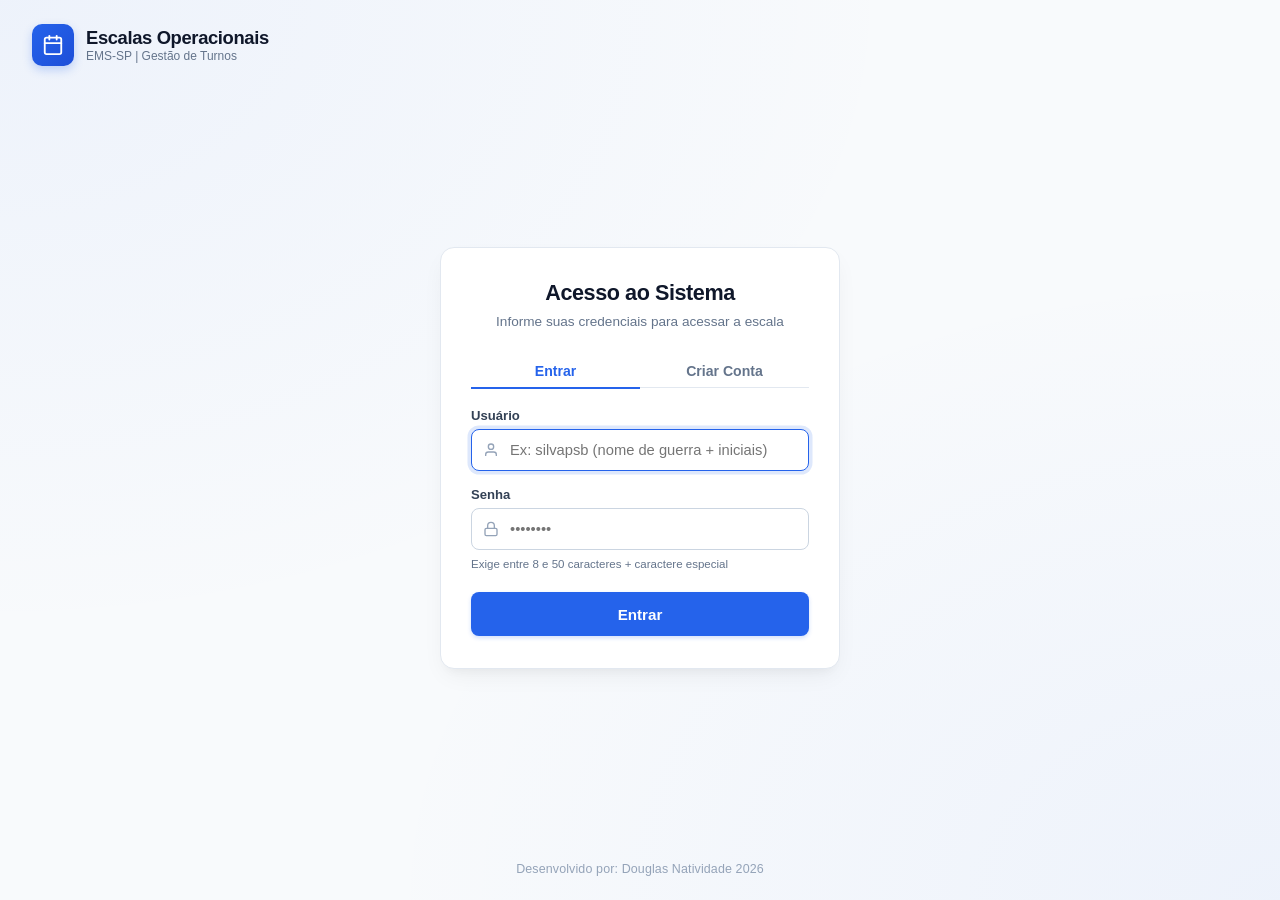
<file: index.html>
<!DOCTYPE html>
<html lang="pt-BR">
<head>
  <meta charset="UTF-8">
  <meta name="viewport" content="width=device-width, initial-scale=1.0, maximum-scale=5.0, user-scalable=yes">
  <title>Sistema de Escala Operacional</title>
  <link rel="preconnect" href="https://fonts.googleapis.com">
  <link rel="preconnect" href="https://fonts.gstatic.com" crossorigin>
  <link href="https://fonts.googleapis.com/css2?family=Fredoka:wght@600;700&family=Inter:wght@400;500;600;700;800&family=JetBrains+Mono:wght@500;700&display=swap" rel="stylesheet">
  <link rel="stylesheet" href="style.css?v=20261005_1417">
  <meta http-equiv="Content-Security-Policy" content="default-src 'self'; font-src 'self' https://fonts.gstatic.com; style-src 'self' 'unsafe-inline' https://fonts.googleapis.com; script-src 'self'; connect-src 'self'; img-src 'self' data:;">
</head>
<body>
  <!-- TELA DE LOGIN (PORTAL DE ENTRADA) -->
  <div id="login-screen" class="login-screen-wrapper">
    <!-- Canto Superior Esquerdo: Identidade do Sistema -->
    <header class="login-brand-header">
      <div class="login-brand">
        <div class="brand-icon">
          <svg width="22" height="22" viewBox="0 0 24 24" fill="none" stroke="currentColor" stroke-width="2" stroke-linecap="round" stroke-linejoin="round">
            <rect x="3" y="4" width="18" height="18" rx="2" ry="2"></rect>
            <line x1="16" y1="2" x2="16" y2="6"></line>
            <line x1="8" y1="2" x2="8" y2="6"></line>
            <line x1="3" y1="10" x2="21" y2="10"></line>
          </svg>
        </div>
        <div class="login-brand-text">
          <h1 class="brand-title">Escalas Operacionais</h1>
          <p class="brand-subtitle">EMS-SP | Gestão de Turnos</p>
        </div>
      </div>
    </header>

    <!-- Dialog Centralizado de Autenticação -->
    <main class="login-dialog-container">
      <div class="login-dialog-card">
        <div class="login-dialog-head">
          <h2 class="login-dialog-title" id="login-dialog-title">Acesso ao Sistema</h2>
          <p class="login-dialog-desc" id="login-dialog-desc">Informe suas credenciais para acessar a escala</p>
        </div>

        <div class="login-dialog-tabs">
          <button type="button" id="tab-login-signin" class="login-tab-btn active">Entrar</button>
          <button type="button" id="tab-login-signup" class="login-tab-btn">Criar Conta</button>
        </div>

        <form id="form-login-screen" class="login-dialog-form" autocomplete="on">
          <div id="login-screen-error" class="login-error-alert hidden"></div>

          <div class="login-form-group" id="login-group-name" style="display: none;">
            <label for="login-input-name">Nome / Guerra</label>
            <div class="login-input-wrapper">
              <svg width="16" height="16" viewBox="0 0 24 24" fill="none" stroke="currentColor" stroke-width="2">
                <path d="M19 21v-2a4 4 0 0 0-4-4H9a4 4 0 0 0-4 4v2"></path>
                <circle cx="12" cy="7" r="4"></circle>
              </svg>
              <input type="text" id="login-input-name" class="login-input-field" placeholder="Ex: 2S Silva" maxlength="60">
            </div>
          </div>

          <div class="login-form-group">
            <label for="login-input-user">Usuário</label>
            <div class="login-input-wrapper">
              <svg width="16" height="16" viewBox="0 0 24 24" fill="none" stroke="currentColor" stroke-width="2">
                <path d="M20 21v-2a4 4 0 0 0-4-4H8a4 4 0 0 0-4 4v2"></path>
                <circle cx="12" cy="7" r="4"></circle>
              </svg>
              <input type="text" id="login-input-user" class="login-input-field" placeholder="Ex: silvapsb (nome de guerra + iniciais)" required autocomplete="username" autocapitalize="none" spellcheck="false" maxlength="40">
            </div>
          </div>

          <div class="login-form-group">
            <label for="login-input-pass">Senha</label>
            <div class="login-input-wrapper">
              <svg width="16" height="16" viewBox="0 0 24 24" fill="none" stroke="currentColor" stroke-width="2">
                <rect x="3" y="11" width="18" height="11" rx="2" ry="2"></rect>
                <path d="M7 11V7a5 5 0 0 1 10 0v4"></path>
              </svg>
              <input type="password" id="login-input-pass" class="login-input-field" placeholder="••••••••" required autocomplete="current-password" maxlength="50">
            </div>
            <span class="password-rule-hint">Exige entre 8 e 50 caracteres + caractere especial</span>
          </div>

          <button type="submit" id="btn-login-submit" class="btn-login-submit">
            <span>Entrar</span>
          </button>
        </form>
      </div>
    </main>

    <!-- Rodapé Discreto -->
    <footer class="login-footer">
      Desenvolvido por: Douglas Natividade 2026
    </footer>
  </div>

  <!-- APLICAÇÃO PRINCIPAL (EXIBIDA APÓS O LOGIN) -->
  <div id="app-screen" class="app-screen-wrapper" style="display: none;">
    <!-- Cabeçalho da Aplicação / Barra de Ferramentas -->
    <header class="app-header no-print">
    <div class="header-left">
      <div class="app-brand">
        <div class="brand-icon">
          <svg width="22" height="22" viewBox="0 0 24 24" fill="none" stroke="currentColor" stroke-width="2" stroke-linecap="round" stroke-linejoin="round">
            <rect x="3" y="4" width="18" height="18" rx="2" ry="2"></rect>
            <line x1="16" y1="2" x2="16" y2="6"></line>
            <line x1="8" y1="2" x2="8" y2="6"></line>
            <line x1="3" y1="10" x2="21" y2="10"></line>
          </svg>
        </div>
        <div>
          <h1 class="brand-title">Escalas Operacionais</h1>
          <p class="brand-subtitle">Controle e Acompanhamento de Turnos</p>
        </div>
      </div>
    </div>

    <!-- Controles Centrais: Tema, Período e Setor -->
    <div class="header-center">
      <button id="btn-theme-toggle" class="btn-theme" title="Alternar Modo Claro / Escuro" aria-label="Alternar tema">
        <svg class="icon-sun" width="18" height="18" viewBox="0 0 24 24" fill="none" stroke="currentColor" stroke-width="2" stroke-linecap="round" stroke-linejoin="round">
          <circle cx="12" cy="12" r="5"></circle>
          <line x1="12" y1="1" x2="12" y2="3"></line>
          <line x1="12" y1="21" x2="12" y2="23"></line>
          <line x1="4.22" y1="4.22" x2="5.64" y2="5.64"></line>
          <line x1="18.36" y1="18.36" x2="19.78" y2="19.78"></line>
          <line x1="1" y1="12" x2="3" y2="12"></line>
          <line x1="21" y1="12" x2="23" y2="12"></line>
          <line x1="4.22" y1="19.78" x2="5.64" y2="18.36"></line>
          <line x1="18.36" y1="5.64" x2="19.78" y2="4.22"></line>
        </svg>
        <svg class="icon-moon" width="18" height="18" viewBox="0 0 24 24" fill="none" stroke="currentColor" stroke-width="2" stroke-linecap="round" stroke-linejoin="round">
          <path d="M21 12.79A9 9 0 1 1 11.21 3 7 7 0 0 0 21 12.79z"></path>
        </svg>
      </button>

      <div class="control-group">
        <label for="select-month">Mês:</label>
        <div class="month-stepper-wrapper">
          <select id="select-month" class="ctrl-select">
            <option value="0">JAN - Janeiro</option>
            <option value="1">FEV - Fevereiro</option>
            <option value="2">MAR - Março</option>
            <option value="3">ABR - Abril</option>
            <option value="4">MAIO - Maio</option>
            <option value="5">JUN - Junho</option>
            <option value="6">JUL - Julho</option>
            <option value="7">AGO - Agosto</option>
            <option value="8">SET - Setembro</option>
            <option value="9" selected>OUT - Outubro</option>
            <option value="10">NOV - Novembro</option>
            <option value="11">DEZ - Dezembro</option>
          </select>
          <div class="month-stepper-arrows">
            <button type="button" id="btn-next-month" class="stepper-arrow stepper-up" onclick="stepMonth(1)" title="Próximo Mês" aria-label="Próximo Mês">▲</button>
            <button type="button" id="btn-prev-month" class="stepper-arrow stepper-down" onclick="stepMonth(-1)" title="Mês Anterior" aria-label="Mês Anterior">▼</button>
          </div>
        </div>
      </div>

      <div class="control-group">
        <label for="input-year">Ano:</label>
        <div class="stepper-wrapper year-stepper-wrapper">
          <input type="number" id="input-year" class="ctrl-input number-input custom-stepper-input" value="2026" min="2020" max="2035">
          <div class="stepper-arrows year-stepper-arrows">
            <button type="button" id="btn-next-year" class="stepper-arrow stepper-up" onclick="stepYear(1)" title="Próximo Ano" aria-label="Próximo Ano">▲</button>
            <button type="button" id="btn-prev-year" class="stepper-arrow stepper-down" onclick="stepYear(-1)" title="Ano Anterior" aria-label="Ano Anterior">▼</button>
          </div>
        </div>
      </div>

      <div class="control-group">
        <label for="input-sector">Unidade | Setor:</label>
        <input type="text" id="input-sector" class="ctrl-input sector-input" value="EMS-SP" maxlength="15" placeholder="Setor">
      </div>
    </div>

    <!-- Ações e Modos -->
    <div class="header-right">
      <div class="view-toggle">
        <button id="btn-mode-edit" class="toggle-btn active" title="Modo Edição Completa">
          <svg width="15" height="15" viewBox="0 0 24 24" fill="none" stroke="currentColor" stroke-width="2">
            <path d="M12 20h9"></path>
            <path d="M16.5 3.5a2.121 2.121 0 0 1 3 3L7 19l-4 1 1-4L16.5 3.5z"></path>
          </svg>
          Edição
        </button>
        <button id="btn-mode-view" class="toggle-btn" title="Modo Visualização Limpa">
          <svg width="15" height="15" viewBox="0 0 24 24" fill="none" stroke="currentColor" stroke-width="2">
            <path d="M1 12s4-8 11-8 11 8 11 8-4 8-11 8-11-8-11-8z"></path>
            <circle cx="12" cy="12" r="3"></circle>
          </svg>
          Visualização
        </button>
      </div>

      <div class="action-buttons">
        <button id="btn-print" class="btn btn-secondary" onclick="triggerPrint(event)" title="Imprimir / Exportar para PDF">
          <svg width="16" height="16" viewBox="0 0 24 24" fill="none" stroke="currentColor" stroke-width="2">
            <polyline points="6 9 6 2 18 2 18 9"></polyline>
            <path d="M6 18H4a2 2 0 0 1-2-2v-5a2 2 0 0 1 2-2h16a2 2 0 0 1 2 2v5a2 2 0 0 1-2 2h-2"></path>
            <rect x="6" y="14" width="12" height="8"></rect>
          </svg>
          Imprimir | Exportar (PDF)
        </button>

        <div class="user-auth-group no-print">
          <button type="button" id="btn-edit-user-name" class="btn btn-secondary btn-user-edit" onclick="openEditUserModal(event)" title="Editar seu Nome, Posto ou Graduação">
            <svg width="14" height="14" viewBox="0 0 24 24" fill="none" stroke="currentColor" stroke-width="2" stroke-linecap="round" stroke-linejoin="round">
              <path d="M12 20h9"></path>
              <path d="M16.5 3.5a2.121 2.121 0 0 1 3 3L7 19l-4 1 1-4L16.5 3.5z"></path>
            </svg>
            <span id="user-display-name">Operador</span>
          </button>
          <button type="button" id="btn-auth-user" class="btn btn-secondary btn-user-auth" title="Sair da conta">
            <svg width="13" height="13" viewBox="0 0 24 24" fill="none" stroke="currentColor" stroke-width="2" stroke-linecap="round" stroke-linejoin="round">
              <path d="M9 21H5a2 2 0 0 1-2-2V5a2 2 0 0 1 2-2h4"></path>
              <polyline points="16 17 21 12 16 7"></polyline>
              <line x1="21" y1="12" x2="9" y2="12"></line>
            </svg>
            <span class="user-logout-tag">Sair</span>
          </button>
        </div>
      </div>
    </div>
  </header>

  <!-- Barra de Acompanhamento Rápido (Filtros, Legendas e Destaques) -->
  <section class="quick-bar no-print">
    <div class="legend-chips">
      <span class="legend-label">Legenda de Turnos:</span>
      <span class="chip chip-m" title="Manhã"><strong>M</strong> (Manhã | 06h00 às 13h30)</span>
      <span class="chip chip-t" title="Tarde"><strong>T</strong> (Tarde | 13h30 às 23h00)</span>
      <span class="chip chip-r" title="RISAER | 24 Horas"><strong>R</strong> (RISAER | 24 horas)</span>
    </div>

    <div class="quick-helpers">
      <span id="save-status" class="save-status" title="Salvo automaticamente">Salvo</span>
      <div class="dropdown">
        <button id="btn-more" class="btn btn-icon" title="Mais opções">
          <svg width="16" height="16" viewBox="0 0 24 24" fill="none" stroke="currentColor" stroke-width="2">
            <circle cx="12" cy="12" r="1"></circle>
            <circle cx="12" cy="5" r="1"></circle>
            <circle cx="12" cy="19" r="1"></circle>
          </svg>
        </button>
        <div id="dropdown-menu" class="dropdown-content">
          <a href="#" id="action-export-json">Exportar Backup (JSON)</a>
          <a href="#" id="action-import-json">Importar Escala (JSON)</a>
          <input type="file" id="file-input-json" accept=".json" style="display:none">
          <a href="#" id="action-clear-all" class="text-danger">Limpar Turnos do Mês</a>
        </div>
      </div>
    </div>
  </section>

  <!-- Container Principal da Escala -->
  <main class="main-content">
    <div class="sheet-container" id="sheet-container">
      <div class="year-badge-container">
        <div class="year-badge" id="year-badge">2026</div>
        <div class="search-box no-print" title="Destacar operador nas tabelas">
          <svg width="14" height="14" viewBox="0 0 24 24" fill="none" stroke="currentColor" stroke-width="2">
            <circle cx="11" cy="11" r="8"></circle>
            <line x1="21" y1="21" x2="16.65" y2="16.65"></line>
          </svg>
          <input type="text" id="search-operator" placeholder="Destacar Operador ...">
          <button id="btn-clear-search" class="btn-clear" style="display:none">&times;</button>
        </div>

        <!-- Botão Explícito de Salvar Alterações na Nuvem -->
        <div class="save-action-wrapper no-print">
          <div class="save-action-row">
            <button type="button" id="btn-save-cloud" class="btn-save-cloud state-clean" title="Salvar dados na nuvem">
              <svg class="save-icon-check" width="15" height="15" viewBox="0 0 24 24" fill="none" stroke="currentColor" stroke-width="2.2" stroke-linecap="round" stroke-linejoin="round">
                <polyline points="20 6 9 17 4 12"></polyline>
              </svg>
              <svg class="save-icon-pending" width="15" height="15" viewBox="0 0 24 24" fill="none" stroke="currentColor" stroke-width="2" stroke-linecap="round" stroke-linejoin="round">
                <path d="M19 21H5a2 2 0 0 1-2-2V5a2 2 0 0 1 2-2h11l5 5v11a2 2 0 0 1-2 2z"></path>
                <polyline points="17 21 17 13 7 13 7 21"></polyline>
                <polyline points="7 3 7 8 15 8"></polyline>
              </svg>
              <svg class="save-icon-spinner" width="15" height="15" viewBox="0 0 24 24" fill="none" stroke="currentColor" stroke-width="2.5" stroke-linecap="round">
                <circle cx="12" cy="12" r="10" stroke-opacity="0.25"></circle>
                <path d="M12 2a10 10 0 0 1 10 10"></path>
              </svg>
              <span class="btn-save-title">Alterações Salvas</span>
            </button>
            <button type="button" id="btn-undo-changes" class="btn-undo-action" title="Desfazer última alteração não salva (Ctrl+Z)" disabled>
              <span class="undo-icon" aria-hidden="true">↩</span>
              <span>Desfazer</span>
            </button>
            <span id="last-change-display" class="last-change-display" title="Histórico da última modificação"></span>
          </div>
          <span id="save-status-subtext" class="save-status-subtext">nenhuma alteração</span>
        </div>
      </div>
      <div class="table-wrapper">
        <table class="schedule-table" id="schedule-table">
          <!-- Cabeçalho Renderizado via JS -->
          <thead id="schedule-thead"></thead>
          <!-- Corpo da Tabela Renderizado via JS -->
          <tbody id="schedule-tbody"></tbody>
        </table>
      </div>

      <!-- Botão Adicionar Operador (+), solto da tabela e abaixo da coluna Leg. -->
      <div class="add-operator-wrapper no-print">
        <button id="btn-add-operator" class="btn-add-op-solo" title="Adicionar Operador" aria-label="Adicionar Operador">
          + 
        </button>
      </div>

      <!-- Seções Inferiores: Observações (Esquerda) e Carga Horária & Etapas (Direita) -->
      <div class="bottom-sections">
        <!-- Seção de Observações (Conforme a planilha) -->
        <section class="observations-section" id="observations-section">
          <div class="obs-card">
            <div class="obs-header">
              <span class="obs-title">Observações</span>
              <button id="btn-add-obs" class="btn btn-xs btn-obs no-print" title="Adicionar Linha de Observação">
                + Adicionar Nota
              </button>
            </div>
            <div class="obs-body" id="obs-list">
              <!-- Linhas de observações renderizadas dinamicamente -->
            </div>
          </div>
        </section>

        <!-- Seção de Carga Horária e Etapas (Ao lado direito de Observações) -->
        <section class="stats-section" id="stats-section">
          <div class="stats-card">
            <div class="stats-header">
              <div class="stats-title-group">
                <span class="stats-title">Carga Horária e Etapas</span>
                <span class="stats-subtitle">Demonstrativo mensal por operador</span>
              </div>
              <div class="stats-header-actions">
                <button id="btn-open-extra-hours" class="btn btn-xs btn-obs no-print" title="Lançar horas adicionais de PIMO e Instrução MET">
                  + PIMO | Instrução MET
                </button>
                <div class="stats-badge" id="stats-team-average" title="Piso regulamentar H17 (127h) | Média da equipe conforme ICA 63-33">H17: 127 | -- / OPR</div>
              </div>
            </div>
            <div class="stats-table-wrapper">
              <table class="stats-table" id="stats-table">
                <thead>
                  <tr>
                    <th class="col-stat-leg" title="Legenda">Leg</th>
                    <th class="col-stat-op" title="Nome do Operador">Operador</th>
                    <th class="col-stat-shifts" title="Total de turnos trabalhados (M + T + R)">Turnos</th>
                    <th class="col-stat-ctop" title="Carga Operacional: 7,5h por turno M e 9,5h por turno T">Carga<br>operacional</th>
                    <th class="col-stat-briefing" title="Abertura (15m M), Briefing (15m M/T) e Fechamento (15m T)">
                      <span class="th-stacked">
                        <span>Abertura</span>
                        <span>+ Briefing</span>
                        <span>+ Fechamento</span>
                      </span>
                    </th>
                    <th class="col-stat-risaer" title="Carga horária de turnos RISAER (24h por serviço R)">RISAER</th>
                    <th class="col-stat-pimo" title="Carga de Projetos e Trabalho Administrativo (PIMO)">Carga PIMO</th>
                    <th class="col-stat-met" title="Instruções Meteorológicas (Instrução MET)">Instrução MET</th>
                    <th class="col-stat-total" title="Carga horária total acumulada no mês">Carga total</th>
                    <th class="col-stat-e5" title="Adicional de R$ 67,50 por turno T (-R$ 13,50 em dia útil)">Etapa 5x</th>
                    <th class="col-stat-e10" title="Adicional de R$ 135,00 por serviço R (-R$ 13,50 em dia útil)">Etapa 10 X</th>
                  </tr>
                </thead>
                <tbody id="stats-tbody">
                  <!-- Linhas renderizadas via JS -->
                </tbody>
              </table>
            </div>
            <div class="stats-memorial-footer" id="stats-memorial-footer">
              <!-- Memorial de cálculo exibido dinamicamente -->
            </div>
          </div>
        </section>
      </div>
    </div>
  </main>

  <!-- Popover Seletor Rápido de Turno -->
  <div id="shift-popover" class="shift-popover" style="display: none;">
    <button class="shift-pop-btn m-btn" data-val="M">M</button>
    <button class="shift-pop-btn t-btn" data-val="T">T</button>
    <button class="shift-pop-btn r-btn" data-val="R">R</button>
    <button class="shift-pop-btn clear-btn" data-val="">Limpar</button>
  </div>

  <!-- Modal de Configuração de PIMO e Instrução MET -->
  <div id="modal-extra-hours" class="modal-overlay hidden">
    <div class="modal-content modal-extra-hours-content">
      <div class="modal-header">
        <h3 class="modal-title">Lançar Cargas Adicionais (PIMO &amp; Instrução MET)</h3>
        <button id="btn-close-extra-hours" class="modal-close" title="Fechar">&times;</button>
      </div>
      <div class="modal-body">
        <p class="modal-desc">
          Conforme memorial oficial: <strong>PIMO</strong> (projetos/trabalho administrativo) e <strong>Instrução MET</strong> (instruções meteorológicas) somam à carga horária e entram no memorial da equipe.
        </p>
        <div class="extra-hours-table-wrapper">
          <table class="extra-hours-table">
            <thead>
              <tr>
                <th class="col-op-th">Operador</th>
                <th class="col-hours-th">PIMO (Horas)</th>
                <th class="col-hours-th">Instrução MET (Horas)</th>
              </tr>
            </thead>
            <tbody id="extra-hours-tbody">
              <!-- Linhas renderizadas via JS -->
            </tbody>
          </table>
        </div>
      </div>
      <div class="modal-footer">
        <button id="btn-save-extra-hours" class="btn btn-primary">Salvar e Atualizar</button>
      </div>
    </div>
  </div>

  <!-- Modal de Autenticação (Login / Cadastro de Operador) -->
  <div id="modal-auth" class="modal-overlay hidden">
    <div class="modal-content modal-auth-content">
      <div class="modal-header">
        <h3 class="modal-title" id="auth-modal-title">Acesso Operacional</h3>
        <button id="btn-close-auth" class="modal-close" title="Fechar">&times;</button>
      </div>
      <div class="modal-body">
        <div class="auth-tabs">
          <button id="tab-login" class="auth-tab-btn active">Entrar</button>
          <button id="tab-register" class="auth-tab-btn">Cadastrar Operador</button>
        </div>

        <form id="form-auth" class="auth-form">
          <div id="auth-error-msg" class="auth-error hidden"></div>
          
          <div class="form-group" id="group-name" style="display: none;">
            <label for="auth-name">Nome Completo / Guerra:</label>
            <input type="text" id="auth-name" class="input-form" placeholder="Ex: 2S Silva" maxlength="60">
          </div>

          <div class="form-group">
            <label for="auth-username">Usuário / Identificação:</label>
            <input type="text" id="auth-username" class="input-form" placeholder="Ex: silva" required autocomplete="username" maxlength="40">
          </div>

          <div class="form-group">
            <label for="auth-password">Senha:</label>
            <input type="password" id="auth-password" class="input-form" placeholder="••••••••" required autocomplete="current-password" maxlength="50">
          </div>

          <div class="auth-actions">
            <button type="submit" id="btn-submit-auth" class="btn btn-primary btn-block">Entrar</button>
          </div>
        </form>
      </div>
    </div>
  </div>
  <!-- Fim de #modal-auth -->

  <!-- Modal de Edição de Nome / Posto / Graduação do Usuário -->
  <div id="modal-edit-user" class="modal-overlay hidden">
    <div class="modal-content modal-edit-user-content">
      <div class="modal-header">
        <div class="modal-title-group">
          <h3 class="modal-title">Editar Identificação do Usuário</h3>
          <span class="modal-subtitle">Atualize seu nome ou posto/graduação</span>
        </div>
        <button type="button" id="btn-close-edit-user" class="modal-close" onclick="closeEditUserModal(event)" title="Fechar">&times;</button>
      </div>
      <div class="modal-body">
        <div class="form-group">
          <label for="input-edit-user-name">Posto/Graduação e Nome de Guerra:</label>
          <input type="text" id="input-edit-user-name" class="input-form" placeholder="Ex: 2S Túlio, 1S Silva" maxlength="60" autocomplete="name">
          <span class="form-hint">Esse nome é exibido no topo da tela e associado às ações e edições da escala.</span>
        </div>
        <div id="edit-user-error" class="auth-error hidden"></div>
        <div class="auth-actions" style="margin-top: 16px; display: flex; gap: 10px; justify-content: flex-end;">
          <button type="button" id="btn-cancel-edit-user" class="btn btn-secondary" onclick="closeEditUserModal(event)">Cancelar</button>
          <button type="button" id="btn-save-edit-user" class="btn btn-primary" onclick="handleSaveNewUserName(event)">Salvar Alteração</button>
        </div>
      </div>
    </div>
  </div>
  <!-- Fim de #modal-edit-user -->

  <!-- Modal de Alerta de Conflito de Escala (ICA 63-33, Tab. 30) -->
  <div id="modal-conflict-warning" class="modal-overlay hidden">
    <div class="modal-content modal-conflict-content">
      <div class="modal-header modal-header-warning">
        <div class="modal-title-group">
          <div class="modal-title-with-icon">
            <span class="warning-icon-badge">⚠️</span>
            <h3 class="modal-title">Alerta de Conflito de Escala</h3>
          </div>
          <span class="modal-subtitle">ICA 63-33 / Tabela 30: Período de não trabalho pós-RISAER</span>
        </div>
        <button type="button" id="btn-close-conflict" class="modal-close" title="Fechar">&times;</button>
      </div>
      <div class="modal-body">
        <div class="conflict-alert-box" id="conflict-modal-message">
          <!-- Mensagem dinâmica -->
        </div>
        <div class="conflict-legal-note">
          <svg width="15" height="15" viewBox="0 0 24 24" fill="none" stroke="currentColor" stroke-width="2" style="flex-shrink:0; margin-top:2px;">
            <circle cx="12" cy="12" r="10"></circle>
            <line x1="12" y1="16" x2="12" y2="12"></line>
            <line x1="12" y1="8" x2="12.01" y2="8"></line>
          </svg>
          <div>
            <strong>Regra da ICA 63-33 (item 8.4.1.6 e Tabela 30):</strong> Após um serviço de escala distinta de 24h (como o RISAER), é obrigatório cumprir um período mínimo de <strong>24 horas de não trabalho</strong>. O início do turno <strong>M</strong> (06h00) interrompe esse intervalo de descanso regulamentar.
          </div>
        </div>
        <div class="modal-actions-group">
          <button type="button" id="btn-cancel-conflict" class="btn btn-secondary">Cancelar</button>
          <button type="button" id="btn-confirm-conflict" class="btn btn-danger-confirm">Confirmar Mesmo Assim</button>
        </div>
      </div>
    </div>
  </div>
  <!-- Fim de #modal-conflict-warning -->

  </div>
  <!-- Fim de #app-screen -->

  <script src="scripts.js?v=20261007_2115"></script>
</body>
</html>
</file>
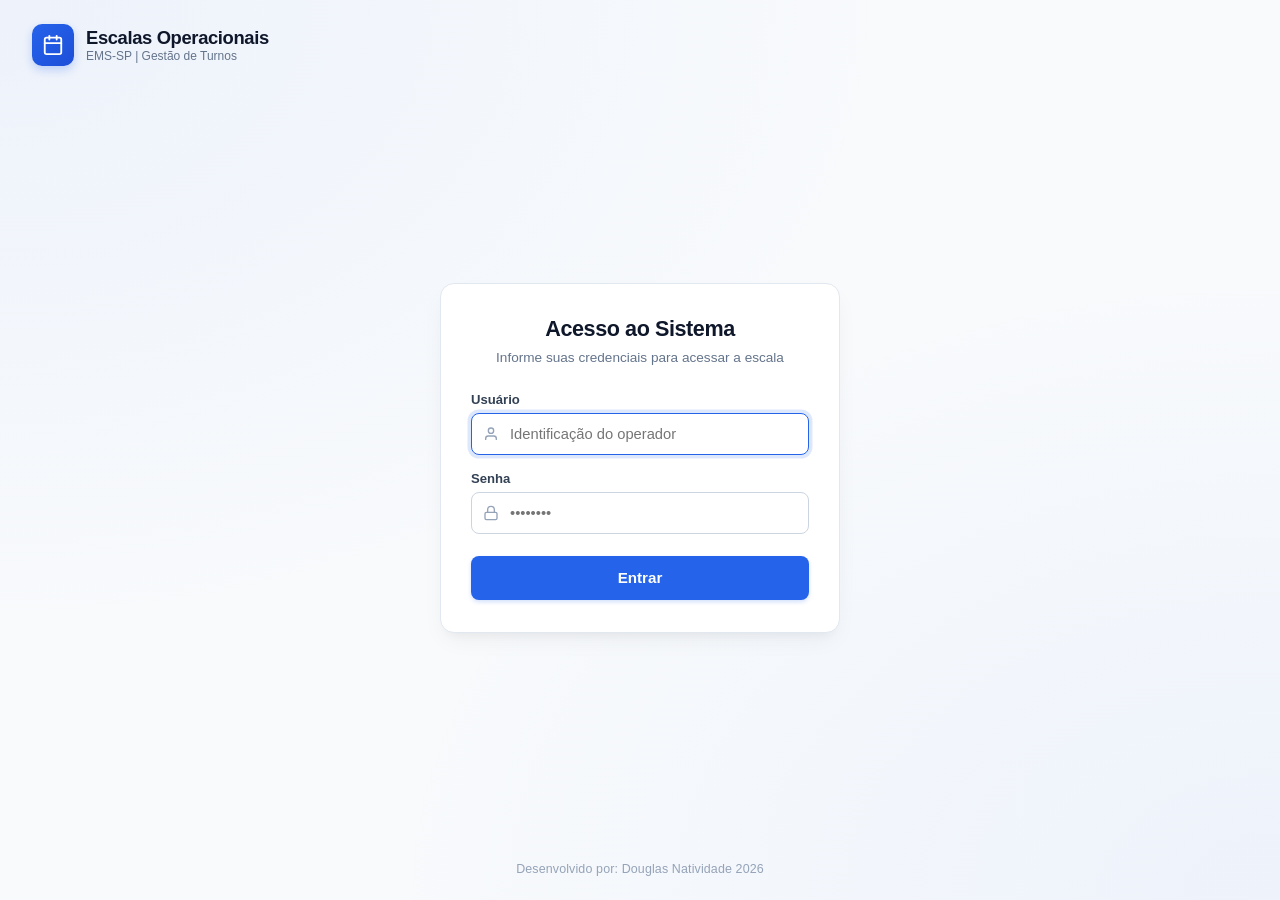
<file: public/index.html>
<!DOCTYPE html>
<html lang="pt-BR">
<head>
  <meta charset="UTF-8">
  <meta name="viewport" content="width=device-width, initial-scale=1.0, maximum-scale=5.0, user-scalable=yes">
  <title>Sistema de Escala Operacional</title>
  <link rel="preconnect" href="https://fonts.googleapis.com">
  <link rel="preconnect" href="https://fonts.gstatic.com" crossorigin>
  <link href="https://fonts.googleapis.com/css2?family=Fredoka:wght@600;700&family=Inter:wght@400;500;600;700;800&family=JetBrains+Mono:wght@500;700&display=swap" rel="stylesheet">
  <link rel="stylesheet" href="style.css?v=20261114_1200">
  <meta http-equiv="Content-Security-Policy" content="default-src 'self'; font-src 'self' https://fonts.gstatic.com; style-src 'self' 'unsafe-inline' https://fonts.googleapis.com; script-src 'self'; connect-src 'self'; img-src 'self' data:;">
</head>
<body>
  <!-- TELA DE LOGIN (PORTAL DE ENTRADA) -->
  <div id="login-screen" class="login-screen-wrapper">
    <!-- Canto Superior Esquerdo: Identidade do Sistema -->
    <header class="login-brand-header">
      <div class="login-brand">
        <div class="brand-icon">
          <svg width="22" height="22" viewBox="0 0 24 24" fill="none" stroke="currentColor" stroke-width="2" stroke-linecap="round" stroke-linejoin="round">
            <rect x="3" y="4" width="18" height="18" rx="2" ry="2"></rect>
            <line x1="16" y1="2" x2="16" y2="6"></line>
            <line x1="8" y1="2" x2="8" y2="6"></line>
            <line x1="3" y1="10" x2="21" y2="10"></line>
          </svg>
        </div>
        <div class="login-brand-text">
          <h1 class="brand-title">Escalas Operacionais</h1>
          <p class="brand-subtitle">EMS-SP | Gestão de Turnos</p>
        </div>
      </div>
    </header>

    <!-- Dialog Centralizado de Autenticação -->
    <main class="login-dialog-container">
      <div class="login-dialog-card">
        <div class="login-dialog-head">
          <h2 class="login-dialog-title" id="login-dialog-title">Acesso ao Sistema</h2>
          <p class="login-dialog-desc" id="login-dialog-desc">Informe suas credenciais para acessar a escala</p>
        </div>

        <form id="form-login-screen" class="login-dialog-form" autocomplete="on">
          <div id="login-screen-error" class="login-error-alert hidden"></div>

          <div class="login-form-group">
            <label for="login-input-user">Usuário</label>
            <div class="login-input-wrapper">
              <svg width="16" height="16" viewBox="0 0 24 24" fill="none" stroke="currentColor" stroke-width="2">
                <path d="M20 21v-2a4 4 0 0 0-4-4H8a4 4 0 0 0-4 4v2"></path>
                <circle cx="12" cy="7" r="4"></circle>
              </svg>
              <input type="text" id="login-input-user" class="login-input-field" placeholder="Identificação do operador" required autocomplete="username" autocapitalize="none" spellcheck="false" maxlength="40">
            </div>
          </div>

          <div class="login-form-group">
            <label for="login-input-pass">Senha</label>
            <div class="login-input-wrapper">
              <svg width="16" height="16" viewBox="0 0 24 24" fill="none" stroke="currentColor" stroke-width="2">
                <rect x="3" y="11" width="18" height="11" rx="2" ry="2"></rect>
                <path d="M7 11V7a5 5 0 0 1 10 0v4"></path>
              </svg>
              <input type="password" id="login-input-pass" class="login-input-field" placeholder="••••••••" required autocomplete="current-password" maxlength="50">
            </div>
          </div>

          <button type="submit" id="btn-login-submit" class="btn-login-submit">
            <span>Entrar</span>
          </button>
        </form>
      </div>
    </main>

    <!-- Rodapé Discreto -->
    <footer class="login-footer">
      Desenvolvido por: Douglas Natividade 2026
    </footer>
  </div>

  <!-- APLICAÇÃO PRINCIPAL (EXIBIDA APÓS O LOGIN) -->
  <div id="app-screen" class="app-screen-wrapper" style="display: none;">
    <!-- Cabeçalho da Aplicação / Barra de Ferramentas -->
    <header class="app-header no-print">
    <div class="header-left">
      <div class="app-brand">
        <div class="brand-icon">
          <svg width="22" height="22" viewBox="0 0 24 24" fill="none" stroke="currentColor" stroke-width="2" stroke-linecap="round" stroke-linejoin="round">
            <rect x="3" y="4" width="18" height="18" rx="2" ry="2"></rect>
            <line x1="16" y1="2" x2="16" y2="6"></line>
            <line x1="8" y1="2" x2="8" y2="6"></line>
            <line x1="3" y1="10" x2="21" y2="10"></line>
          </svg>
        </div>
        <div>
          <h1 class="brand-title">Escalas Operacionais</h1>
          <p class="brand-subtitle">Controle e acompanhamento de turnos</p>
        </div>
      </div>
    </div>

    <!-- Controles Centrais: Tema, Período e Setor -->
    <div class="header-center">
      <button id="btn-theme-toggle" class="btn-theme" title="Alternar Modo Claro / Escuro" aria-label="Alternar tema">
        <svg class="icon-sun" width="18" height="18" viewBox="0 0 24 24" fill="none" stroke="currentColor" stroke-width="2" stroke-linecap="round" stroke-linejoin="round">
          <circle cx="12" cy="12" r="5"></circle>
          <line x1="12" y1="1" x2="12" y2="3"></line>
          <line x1="12" y1="21" x2="12" y2="23"></line>
          <line x1="4.22" y1="4.22" x2="5.64" y2="5.64"></line>
          <line x1="18.36" y1="18.36" x2="19.78" y2="19.78"></line>
          <line x1="1" y1="12" x2="3" y2="12"></line>
          <line x1="21" y1="12" x2="23" y2="12"></line>
          <line x1="4.22" y1="19.78" x2="5.64" y2="18.36"></line>
          <line x1="18.36" y1="5.64" x2="19.78" y2="4.22"></line>
        </svg>
        <svg class="icon-moon" width="18" height="18" viewBox="0 0 24 24" fill="none" stroke="currentColor" stroke-width="2" stroke-linecap="round" stroke-linejoin="round">
          <path d="M21 12.79A9 9 0 1 1 11.21 3 7 7 0 0 0 21 12.79z"></path>
        </svg>
      </button>

      <div class="control-group">
        <label for="select-month">Mês:</label>
        <div class="month-stepper-wrapper">
          <select id="select-month" class="ctrl-select">
            <option value="0">[01] JAN - Janeiro</option>
            <option value="1">[02] FEV - Fevereiro</option>
            <option value="2">[03] MAR - Março</option>
            <option value="3">[04] ABR - Abril</option>
            <option value="4">[05] MAIO - Maio</option>
            <option value="5">[06] JUN - Junho</option>
            <option value="6">[07] JUL - Julho</option>
            <option value="7">[08] AGO - Agosto</option>
            <option value="8">[09] SET - Setembro</option>
            <option value="9">[10] OUT - Outubro</option>
            <option value="10">[11] NOV - Novembro</option>
            <option value="11">[12] DEZ - Dezembro</option>
          </select>
          <div class="month-stepper-arrows">
            <button type="button" id="btn-next-month" class="stepper-arrow stepper-up" title="Próximo Mês" aria-label="Próximo Mês">▲</button>
            <button type="button" id="btn-prev-month" class="stepper-arrow stepper-down" title="Mês Anterior" aria-label="Mês Anterior">▼</button>
          </div>
        </div>
      </div>

      <div class="control-group">
        <label for="input-year">Ano:</label>
        <div class="stepper-wrapper year-stepper-wrapper">
          <input type="number" id="input-year" class="ctrl-input number-input custom-stepper-input" value="2026" min="2020" max="2035">
          <div class="stepper-arrows year-stepper-arrows">
            <button type="button" id="btn-next-year" class="stepper-arrow stepper-up" title="Próximo Ano" aria-label="Próximo Ano">▲</button>
            <button type="button" id="btn-prev-year" class="stepper-arrow stepper-down" title="Ano Anterior" aria-label="Ano Anterior">▼</button>
          </div>
        </div>
      </div>

      <button type="button" id="btn-go-today" class="btn-go-today" title="Ir para o mês e ano atuais" aria-label="Ir para o mês atual">Hoje</button>

      <div class="control-group">
        <label for="input-sector">Unidade / Setor:</label>
        <input type="text" id="input-sector" class="ctrl-input sector-input" value="EMS-SP" maxlength="15" placeholder="Setor">
      </div>
    </div>

    <!-- Ações e Modos -->
    <div class="header-right">
      <div class="view-toggle">
        <button id="btn-mode-edit" class="toggle-btn active" title="Modo Edição Completa">
          <svg width="15" height="15" viewBox="0 0 24 24" fill="none" stroke="currentColor" stroke-width="2">
            <path d="M12 20h9"></path>
            <path d="M16.5 3.5a2.121 2.121 0 0 1 3 3L7 19l-4 1 1-4L16.5 3.5z"></path>
          </svg>
          Editar
        </button>
        <button id="btn-mode-view" class="toggle-btn" title="Modo Visualização Limpa">
          <svg width="15" height="15" viewBox="0 0 24 24" fill="none" stroke="currentColor" stroke-width="2">
            <path d="M1 12s4-8 11-8 11 8 11 8-4 8-11 8-11-8-11-8z"></path>
            <circle cx="12" cy="12" r="3"></circle>
          </svg>
          Visualizar
        </button>
      </div>

      <div class="action-buttons">
        <button id="btn-print" class="btn btn-secondary" title="Imprimir / Salvar em PDF">
          <svg width="16" height="16" viewBox="0 0 24 24" fill="none" stroke="currentColor" stroke-width="2">
            <polyline points="6 9 6 2 18 2 18 9"></polyline>
            <path d="M6 18H4a2 2 0 0 1-2-2v-5a2 2 0 0 1 2-2h16a2 2 0 0 1 2 2v5a2 2 0 0 1-2 2h-2"></path>
            <rect x="6" y="14" width="12" height="8"></rect>
          </svg>
          Imprimir | Salvar (PDF)
        </button>

        <div class="user-auth-group no-print">
          <button type="button" id="btn-edit-user-name" class="btn btn-secondary btn-user-edit" title="Editar seu Nome, Posto ou Graduação">
            <svg width="14" height="14" viewBox="0 0 24 24" fill="none" stroke="currentColor" stroke-width="2" stroke-linecap="round" stroke-linejoin="round">
              <path d="M12 20h9"></path>
              <path d="M16.5 3.5a2.121 2.121 0 0 1 3 3L7 19l-4 1 1-4L16.5 3.5z"></path>
            </svg>
            <span id="user-display-name">Operador</span>
          </button>
          <button type="button" id="btn-open-change-password" class="btn btn-secondary btn-user-edit" title="Alterar sua senha de acesso">
            <svg width="13" height="13" viewBox="0 0 24 24" fill="none" stroke="currentColor" stroke-width="2" stroke-linecap="round" stroke-linejoin="round">
              <rect x="3" y="11" width="18" height="11" rx="2" ry="2"></rect>
              <path d="M7 11V7a5 5 0 0 1 10 0v4"></path>
            </svg>
            <span>Senha</span>
          </button>
          <button type="button" id="btn-admin-reset-users" class="btn btn-secondary btn-user-edit hidden" title="Administrador: Resetar Senhas de Operadores">
            <svg width="13" height="13" viewBox="0 0 24 24" fill="none" stroke="currentColor" stroke-width="2" stroke-linecap="round" stroke-linejoin="round">
              <path d="M16 21v-2a4 4 0 0 0-4-4H5a4 4 0 0 0-4 4v2"></path>
              <circle cx="8.5" cy="7" r="4"></circle>
              <polyline points="17 11 19 13 23 9"></polyline>
            </svg>
            <span>Resetar Senhas</span>
          </button>
          <button type="button" id="btn-auth-user" class="btn btn-secondary btn-user-auth" title="Sair da conta">
            <svg width="13" height="13" viewBox="0 0 24 24" fill="none" stroke="currentColor" stroke-width="2" stroke-linecap="round" stroke-linejoin="round">
              <path d="M9 21H5a2 2 0 0 1-2-2V5a2 2 0 0 1 2-2h4"></path>
              <polyline points="16 17 21 12 16 7"></polyline>
              <line x1="21" y1="12" x2="9" y2="12"></line>
            </svg>
            <span class="user-logout-tag">Sair</span>
          </button>
        </div>
      </div>
    </div>
  </header>

  <!-- Banner de Alerta para Primeiro Acesso (Troca de Senha Inicial) -->
  <div id="banner-must-change-password" class="first-access-banner hidden no-print" role="alert">
    <div class="first-access-banner-content">
      <div class="first-access-banner-text-group">
        <span class="first-access-icon">🔒</span>
        <span class="first-access-text">
          <strong>Aviso de Segurança:</strong> Você está utilizando a senha inicial padrão. Altere para uma senha pessoal no primeiro acesso.
        </span>
      </div>
      <button type="button" id="btn-banner-change-password" class="first-access-btn">
        Alterar Senha Agora
      </button>
    </div>
  </div>

  <!-- Barra de Acompanhamento Rápido (Filtros, Legendas e Destaques) -->
  <section class="quick-bar no-print">
    <div class="legend-chips">
      <span class="legend-label">Legenda de Turnos:</span>
      <button type="button" class="chip chip-m chip-btn-paint" data-paint="M" title="Clique para ativar Edição Rápida: Turno Manhã (M)"><strong>M</strong> (Manhã | 06h00 às 13h30)</button>
      <button type="button" class="chip chip-t chip-btn-paint" data-paint="T" title="Clique para ativar Edição Rápida: Turno Tarde (T)"><strong>T</strong> (Tarde | 13h30 às 23h00)</button>
      <button type="button" class="chip chip-r chip-btn-paint" data-paint="R" title="Clique para ativar Edição Rápida: Turno RISAER (R)"><strong>R</strong> (RISAER | 24 horas)</button>
      <button type="button" class="chip chip-holiday" id="chip-holiday-legend" title="Visualizar e gerenciar feriados e dias não úteis deste mês">
        <span class="chip-holiday">⛱️</span> <strong>Feriados: <span id="badge-holiday-count">0</span></strong> (Dia não útil)
      </button>
    </div>

    <div class="quick-helpers">
      <div class="cloud-status-wrapper">
        <div id="cloud-snackbar" class="cloud-snackbar" role="status" aria-live="polite"></div>
        <button type="button" id="save-status" class="save-status cloud-badge state-ok" title="Sincronizado em nuvem" aria-label="Status da nuvem">
          <span class="cloud-emoji" aria-hidden="true">☁️</span>
        </button>
      </div>
      <div class="dropdown">
        <button id="btn-more" class="btn btn-icon" title="Mais opções">
          <svg width="16" height="16" viewBox="0 0 24 24" fill="none" stroke="currentColor" stroke-width="2">
            <circle cx="12" cy="12" r="1"></circle>
            <circle cx="12" cy="5" r="1"></circle>
            <circle cx="12" cy="19" r="1"></circle>
          </svg>
        </button>
        <div id="dropdown-menu" class="dropdown-content">
          <a href="#" id="action-admin-reset-users" class="hidden">🔑 Resetar Senha de Operadores</a>
          <a href="#" id="action-manage-holidays">📅 Feriados do Mês (<span id="menu-holiday-count">0</span>)</a>
          <a href="#" id="action-export-json">Exportar Backup (JSON)</a>
          <a href="#" id="action-import-json">Importar Escala (JSON)</a>
          <input type="file" id="file-input-json" accept=".json" style="display:none">
          <a href="#" id="action-clear-all" class="text-danger">Limpar Turnos do Mês</a>
        </div>
      </div>
    </div>
  </section>

  <!-- Container Principal da Escala -->
  <main class="main-content">
    <div class="sheet-container" id="sheet-container">
      <div class="year-badge-container">
        <div class="year-badge" id="year-badge">2026</div>
        <div class="search-box no-print" title="Destacar operador nas tabelas">
          <svg width="14" height="14" viewBox="0 0 24 24" fill="none" stroke="currentColor" stroke-width="2">
            <circle cx="11" cy="11" r="8"></circle>
            <line x1="21" y1="21" x2="16.65" y2="16.65"></line>
          </svg>
          <input type="text" id="search-operator" placeholder="Destacar Operador..">
          <button id="btn-clear-search" class="btn-clear" style="display:none">&times;</button>
        </div>

        <!-- Botão Explícito de Salvar Alterações na Nuvem -->
        <div class="save-action-wrapper no-print">
          <div class="save-action-row">
            <button type="button" id="btn-save-cloud" class="btn-save-cloud state-clean" title="Salvar dados na nuvem">
              <svg class="save-icon-check" width="15" height="15" viewBox="0 0 24 24" fill="none" stroke="currentColor" stroke-width="2.2" stroke-linecap="round" stroke-linejoin="round">
                <polyline points="20 6 9 17 4 12"></polyline>
              </svg>
              <svg class="save-icon-pending" width="15" height="15" viewBox="0 0 24 24" fill="none" stroke="currentColor" stroke-width="2" stroke-linecap="round" stroke-linejoin="round">
                <path d="M19 21H5a2 2 0 0 1-2-2V5a2 2 0 0 1 2-2h11l5 5v11a2 2 0 0 1-2 2z"></path>
                <polyline points="17 21 17 13 7 13 7 21"></polyline>
                <polyline points="7 3 7 8 15 8"></polyline>
              </svg>
              <svg class="save-icon-spinner" width="15" height="15" viewBox="0 0 24 24" fill="none" stroke="currentColor" stroke-width="2.5" stroke-linecap="round">
                <circle cx="12" cy="12" r="10" stroke-opacity="0.25"></circle>
                <path d="M12 2a10 10 0 0 1 10 10"></path>
              </svg>
              <span class="btn-save-title">Alterações Salvas</span>
            </button>
            <button type="button" id="btn-undo-changes" class="btn-undo-action" title="Desfazer última alteração não salva (Ctrl+Z)" disabled>
              <span class="undo-icon" aria-hidden="true">↩</span>
              <span>Desfazer</span>
            </button>
            <span id="last-change-display" class="last-change-display" title="Histórico da última modificação"></span>
          </div>
          <span id="save-status-subtext" class="save-status-subtext">nenhuma alteração</span>
        </div>
      </div>
      <!-- Barra de Modo de Edição Rápida / Pintura (Aparece apenas quando ativo) -->
      <div id="paint-mode-bar" class="paint-mode-bar no-print" style="display: none;">
        <div class="paint-mode-info">
          <span class="paint-mode-icon">🖌️</span>
          <span class="paint-mode-title">Edição Rápida Ativa:</span>
          <span id="paint-mode-badge" class="paint-mode-badge badge-paint-m">M (Manhã)</span>
          <span class="paint-mode-hint">— Clique nos dias desejados para aplicar o turno diretamente.</span>
        </div>
        <button type="button" id="btn-exit-paint-mode" class="btn-exit-paint-mode" title="Sair da Edição Rápida (Esc)">
          <span class="exit-x-symbol">&times;</span>
          <span class="exit-x-text">Sair da Edição Rápida</span>
        </button>
      </div>

      <div class="table-wrapper">
        <table class="schedule-table" id="schedule-table">
          <!-- Cabeçalho Renderizado via JS -->
          <thead id="schedule-thead"></thead>
          <!-- Corpo da Tabela Renderizado via JS -->
          <tbody id="schedule-tbody"></tbody>
        </table>
      </div>

      <!-- Botão Adicionar Operador (+), solto da tabela e abaixo da coluna Leg. -->
      <div class="add-operator-wrapper no-print">
        <button id="btn-add-operator" class="btn-add-op-solo" title="Adicionar Operador" aria-label="Adicionar Operador">
          + 
        </button>
      </div>

      <!-- Seções Inferiores: Observações (Esquerda) e Carga Horária & Etapas (Direita) -->
      <div class="bottom-sections">
        <!-- Seção de Observações (Conforme a planilha) -->
        <section class="observations-section" id="observations-section">
          <div class="obs-card">
            <div class="obs-header">
              <span class="obs-title">Observações</span>
              <button id="btn-add-obs" class="btn btn-xs btn-obs no-print" title="Adicionar Linha de Observação">
                + Adicionar Nota
              </button>
            </div>
            <div class="obs-body" id="obs-list">
              <!-- Linhas de observações renderizadas dinamicamente -->
            </div>
          </div>
        </section>

        <!-- Seção de Carga Horária e Etapas (Ao lado direito de Observações) -->
        <section class="stats-section" id="stats-section">
          <div class="stats-card">
            <div class="stats-header">
              <div class="stats-title-group">
                <span class="stats-title">Carga Horária e Etapas</span>
                <span class="stats-subtitle">Demonstrativo mensal por operador</span>
              </div>
              <div class="stats-header-actions">
                <button id="btn-open-extra-hours" class="btn btn-xs btn-obs no-print" title="Lançar horas adicionais de PIMO e Instrução MET">
                  + PIMO | Instrução MET
                </button>
                <div class="stats-badge" id="stats-team-average" title="Piso regulamentar H17 (127h) | Média da equipe conforme ICA 63-33">H17: 127 | -- / OPR</div>
              </div>
            </div>
            <div class="stats-table-wrapper">
              <table class="stats-table" id="stats-table">
                <thead>
                  <tr>
                    <th class="col-stat-leg" title="Legenda">Leg</th>
                    <th class="col-stat-op" title="Nome do Operador">Operador</th>
                    <th class="col-stat-shifts" title="Total de turnos trabalhados (M + T + R)">Turnos</th>
                    <th class="col-stat-ctop" title="Carga Operacional: 7,5h por turno M e 9,5h por turno T">Carga<br>operacional</th>
                    <th class="col-stat-briefing" title="Abertura (15m M), Briefing (15m M/T) e Fechamento (15m T)">
                      <span class="th-stacked">
                        <span>Abertura</span>
                        <span>+ Briefing</span>
                        <span>+ Fechamento</span>
                      </span>
                    </th>
                    <th class="col-stat-risaer" title="Carga horária de turnos RISAER (24h por serviço R)">RISAER</th>
                    <th class="col-stat-pimo" title="Carga de Projetos e Trabalho Administrativo (PIMO)">Carga PIMO</th>
                    <th class="col-stat-met" title="Instruções Meteorológicas (Instrução MET)">Instrução MET</th>
                    <th class="col-stat-total" title="Carga horária total acumulada no mês">Carga total</th>
                    <th class="col-stat-e5" title="Adicional por turno T: R$ 67,50 em fins de semana e feriados (-R$ 13,50 em dia útil)">Etapa 5x</th>
                    <th class="col-stat-e10" title="Adicional por serviço R: R$ 135,00 em fins de semana e feriados (-R$ 13,50 em dia útil)">Etapa 10 X</th>
                  </tr>
                </thead>
                <tbody id="stats-tbody">
                  <!-- Linhas renderizadas via JS -->
                </tbody>
              </table>
            </div>
            <div class="stats-memorial-footer" id="stats-memorial-footer">
              <!-- Memorial de cálculo exibido dinamicamente -->
            </div>
          </div>
        </section>
      </div>
    </div>
  </main>

  <!-- Popover Seletor Rápido de Turno -->
  <div id="shift-popover" class="shift-popover" style="display: none;">
    <button class="shift-pop-btn m-btn" data-val="M">M</button>
    <button class="shift-pop-btn t-btn" data-val="T">T</button>
    <button class="shift-pop-btn r-btn" data-val="R">R</button>
    <button class="shift-pop-btn clear-btn" data-val="">Limpar</button>
  </div>

  <!-- Popover Seletor de Operador (Coluna Operadores) -->
  <div id="operator-popover" class="operator-popover no-print" style="display: none;"></div>

  <!-- Modal de Gestão e Visualização de Feriados -->
  <div id="modal-holidays" class="modal-overlay hidden">
    <div class="modal-content modal-holidays-content">
      <div class="modal-header">
        <h3 class="modal-title" id="modal-holidays-title">Feriados e Dias Não Úteis</h3>
        <button id="btn-close-holidays" class="modal-close" title="Fechar">&times;</button>
      </div>
      <div class="modal-body">
        <div class="holidays-info-callout">
          <div class="callout-icon">ℹ️</div>
          <div class="callout-text">
            <strong>Regra de Negócio (Etapas & Dias Úteis):</strong> Em dias de feriado (nacionais, estaduais de SP ou municipais da capital de SP), não há expediente administrativo (sem desconto de uma etapa R$ 13,50). Os turnos <strong>T</strong> (Etapa 5X: R$ 67,50) e <strong>R</strong> (Etapa 10X: R$ 135,00) são calculados no valor integral, e o dia não é contabilizado como dia útil.
          </div>
        </div>

        <div class="holidays-table-wrapper">
          <table class="holidays-table">
            <thead>
              <tr>
                <th style="width: 75px;">Dia</th>
                <th style="width: 70px;">Semana</th>
                <th>Nome do Feriado</th>
                <th style="width: 145px;">Tipo / Esfera</th>
                <th style="width: 80px; text-align: center;">Status</th>
              </tr>
            </thead>
            <tbody id="holidays-tbody">
              <!-- Renderizado dinamicamente via JS -->
            </tbody>
          </table>
        </div>

        <div class="add-holiday-box">
          <h4 class="add-holiday-title">+ Adicionar Feriado / Ponto Facultativo no Mês</h4>
          <div class="add-holiday-row">
            <div class="form-group-day">
              <label for="select-new-holiday-day">Dia do mês:</label>
              <select id="select-new-holiday-day" class="input-select-day"></select>
            </div>
            <div class="form-group-name">
              <label for="input-new-holiday-name">Nome do feriado / evento:</label>
              <input type="text" id="input-new-holiday-name" placeholder="Ex: Feriado Municipal, Dia da OM..." class="input-text-name">
            </div>
            <button type="button" id="btn-add-custom-holiday" class="btn btn-primary btn-sm">Adicionar</button>
          </div>
        </div>
      </div>
      <div class="modal-footer">
        <button type="button" id="btn-confirm-holidays" class="btn btn-secondary">Fechar</button>
      </div>
    </div>
  </div>

  <!-- Modal de Configuração de PIMO e Instrução MET -->
  <div id="modal-extra-hours" class="modal-overlay hidden">
    <div class="modal-content modal-extra-hours-content">
      <div class="modal-header">
        <h3 class="modal-title">Lançar Cargas Adicionais (PIMO &amp; Instrução MET)</h3>
        <button id="btn-close-extra-hours" class="modal-close" title="Fechar">&times;</button>
      </div>
      <div class="modal-body">
        <p class="modal-desc">
          Conforme memorial oficial: <strong>PIMO</strong> (projetos/trabalho administrativo) e <strong>Instrução MET</strong> (instruções meteorológicas) somam à carga horária e entram no memorial da equipe.
        </p>
        <div class="extra-hours-table-wrapper">
          <table class="extra-hours-table">
            <thead>
              <tr>
                <th class="col-op-th">Operador</th>
                <th class="col-hours-th">PIMO (Horas)</th>
                <th class="col-hours-th">Instrução MET (Horas)</th>
              </tr>
            </thead>
            <tbody id="extra-hours-tbody">
              <!-- Linhas renderizadas via JS -->
            </tbody>
          </table>
        </div>
      </div>
      <div class="modal-footer">
        <button id="btn-save-extra-hours" class="btn btn-primary">Salvar e Atualizar</button>
      </div>
    </div>
  </div>

  <!-- Modal de Alteração de Senha do Operador -->
  <div id="modal-change-password" class="modal-overlay hidden">
    <div class="modal-content modal-edit-user-content">
      <div class="modal-header">
        <div class="modal-title-group">
          <h3 class="modal-title">Alterar Senha de Acesso</h3>
          <span class="modal-subtitle">Defina uma senha pessoal segura</span>
        </div>
        <button type="button" id="btn-close-change-password" class="modal-close" title="Fechar">&times;</button>
      </div>
      <div class="modal-body">
        <form id="form-change-password">
          <div class="form-group">
            <label for="input-current-pass">Senha Atual:</label>
            <input type="password" id="input-current-pass" class="input-form" placeholder="••••••••" required autocomplete="current-password" maxlength="50">
          </div>
          <div class="form-group">
            <label for="input-new-pass">Nova Senha:</label>
            <input type="password" id="input-new-pass" class="input-form" placeholder="••••••••" required autocomplete="new-password" maxlength="50">
            <span class="password-rule-hint">Mínimo 8 caracteres e pelo menos um caractere especial (!@#$...).</span>
          </div>
          <div class="form-group">
            <label for="input-confirm-pass">Confirmar Nova Senha:</label>
            <input type="password" id="input-confirm-pass" class="input-form" placeholder="••••••••" required autocomplete="new-password" maxlength="50">
          </div>
          <div id="change-pass-error" class="auth-error hidden"></div>
          <div id="change-pass-success" class="auth-success hidden" style="color: var(--color-success, #10b981); font-weight: 600; margin-top: 8px;"></div>
          <div class="auth-actions" style="margin-top: 16px; display: flex; gap: 10px; justify-content: flex-end;">
            <button type="button" id="btn-cancel-change-password" class="btn btn-secondary">Cancelar</button>
            <button type="submit" id="btn-save-change-password" class="btn btn-primary">Salvar Nova Senha</button>
          </div>
        </form>
      </div>
    </div>
  </div>
  <!-- Fim de #modal-change-password -->

  <!-- Modal de Edição de Nome / Posto / Graduação do Usuário -->
  <div id="modal-edit-user" class="modal-overlay hidden">
    <div class="modal-content modal-edit-user-content">
      <div class="modal-header">
        <div class="modal-title-group">
          <h3 class="modal-title">Editar Identificação do Usuário</h3>
          <span class="modal-subtitle">Atualize seu nome ou posto/graduação</span>
        </div>
        <button type="button" id="btn-close-edit-user" class="modal-close" title="Fechar">&times;</button>
      </div>
      <div class="modal-body">
        <div class="form-group">
          <label for="input-edit-user-name">Posto/Graduação e Nome de Guerra:</label>
          <input type="text" id="input-edit-user-name" class="input-form" placeholder="Ex: 2S Túlio, 1S Silva" maxlength="60" autocomplete="name">
          <span class="form-hint">Esse nome é exibido no topo da tela e associado às ações e edições da escala.</span>
        </div>
        <div id="edit-user-error" class="auth-error hidden"></div>
        <div class="auth-actions" style="margin-top: 16px; display: flex; gap: 10px; justify-content: flex-end;">
          <button type="button" id="btn-cancel-edit-user" class="btn btn-secondary">Cancelar</button>
          <button type="button" id="btn-save-edit-user" class="btn btn-primary">Salvar Alteração</button>
        </div>
      </div>
    </div>
  </div>
  <!-- Fim de #modal-edit-user -->

  <!-- Modal de Alerta de Conflito de Escala (ICA 63-33, Tab. 30) -->
  <div id="modal-conflict-warning" class="modal-overlay hidden">
    <div class="modal-content modal-conflict-content">
      <div class="modal-header modal-header-warning">
        <div class="modal-title-group">
          <div class="modal-title-with-icon">
            <span class="warning-icon-badge">⚠️</span>
            <h3 class="modal-title">Alerta de Conflito de Escala</h3>
          </div>
          <span class="modal-subtitle">ICA 63-33 / Tabela 30: Período de não trabalho pós-RISAER</span>
        </div>
        <button type="button" id="btn-close-conflict" class="modal-close" title="Fechar">&times;</button>
      </div>
      <div class="modal-body">
        <div class="conflict-alert-box" id="conflict-modal-message">
          <!-- Mensagem dinâmica -->
        </div>
        <div class="conflict-legal-note">
          <svg width="15" height="15" viewBox="0 0 24 24" fill="none" stroke="currentColor" stroke-width="2" style="flex-shrink:0; margin-top:2px;">
            <circle cx="12" cy="12" r="10"></circle>
            <line x1="12" y1="16" x2="12" y2="12"></line>
            <line x1="12" y1="8" x2="12.01" y2="8"></line>
          </svg>
          <div>
            <strong>Regra da ICA 63-33 (item 8.4.1.6 e Tabela 30):</strong> Após um serviço de escala distinta de 24h (como o RISAER), é obrigatório cumprir um período mínimo de <strong>24 horas de não trabalho</strong>. O início do turno <strong>M</strong> (06h00) interrompe esse intervalo de descanso regulamentar.
          </div>
        </div>
        <div class="modal-actions-group">
          <button type="button" id="btn-cancel-conflict" class="btn btn-secondary">Cancelar</button>
          <button type="button" id="btn-confirm-conflict" class="btn btn-danger-confirm">Confirmar Mesmo Assim</button>
        </div>
      </div>
    </div>
  </div>
  <!-- Fim de #modal-conflict-warning -->

  <!-- Modal do Administrador para Reset de Senha de Operador -->
  <div id="modal-admin-reset-password" class="modal-overlay hidden">
    <div class="modal-content modal-edit-user-content">
      <div class="modal-header">
        <div class="modal-title-group">
          <h3 class="modal-title">Resetar Senha de Operador</h3>
          <span class="modal-subtitle">Painel Exclusivo do Administrador</span>
        </div>
        <button type="button" id="btn-close-admin-reset" class="modal-close" title="Fechar">&times;</button>
      </div>
      <div class="modal-body">
        <form id="form-admin-reset-password">
          <div class="form-group">
            <label for="select-admin-target-user">Selecione o Operador:</label>
            <select id="select-admin-target-user" class="input-form" required style="cursor: pointer;">
              <option value="">Carregando operadores...</option>
            </select>
          </div>
          <div class="form-group">
            <label for="input-admin-temp-password">Nova Senha Provisória / Inicial:</label>
            <div style="position: relative; display: flex; align-items: center;">
              <input type="text" id="input-admin-temp-password" class="input-form" value="Mudar@123" required maxlength="50" style="padding-right: 36px; font-family: monospace;">
              <button type="button" id="btn-gen-temp-password" class="btn btn-icon" title="Gerar senha aleatória" style="position: absolute; right: 4px; padding: 4px; border: none; background: transparent; cursor: pointer;">
                🔄
              </button>
            </div>
            <span class="password-rule-hint">Padrão sugerido: <code>Mudar@123</code> (pode digitar outra). Mínimo 8 caracteres e um caractere especial (!@#$...).</span>
          </div>
          <div style="background: rgba(234, 88, 12, 0.08); border-left: 3px solid #ea580c; padding: 10px 12px; border-radius: 4px; font-size: 0.82rem; color: var(--text-secondary); line-height: 1.4; margin-bottom: 12px;">
            ⚠️ Ao confirmar o reset, a senha deste operador será imediatamente alterada para a senha provisória acima e o sistema exigirá que ele defina uma nova senha pessoal no próximo login.
          </div>
          <div id="admin-reset-error" class="auth-error hidden"></div>
          <div id="admin-reset-success" class="auth-success hidden" style="color: var(--color-success, #10b981); font-weight: 600; margin-top: 8px; font-size: 0.88rem;"></div>
          <div class="auth-actions" style="margin-top: 16px; display: flex; gap: 10px; justify-content: flex-end;">
            <button type="button" id="btn-cancel-admin-reset" class="btn btn-secondary">Cancelar</button>
            <button type="submit" id="btn-submit-admin-reset" class="btn btn-primary" style="background: #ea580c;">Confirmar Reset</button>
          </div>
        </form>
      </div>
    </div>
  </div>
  <!-- Fim de #modal-admin-reset-password -->

  </div>
  <!-- Fim de #app-screen -->

  <script src="scripts.js?v=20261114_1200"></script>
</body>
</html>
</file>
<file: style.css>
/* ==========================================================================
   SISTEMA DE ESCALA OPERACIONAL - FOLHA DE ESTILOS
   ========================================================================== */

:root {
  /* Cores Temáticas da Escala (Modo Claro) */
  --color-year: #1e293b;
  --color-month: #0f172a;
  --color-unit: #1e293b;
  --color-weekday: #334155;
  --color-weekend: #4338ca;
  --color-col-header: #1e293b;
  --color-days-header: #2563eb;
  --color-operator-row: #ffffff; /* Creme suave de alta legibilidade, sem cansar a vista */
  --color-operator-row-hover: #edcd6383; /* Destaque caloroso e suave ao passar o cursor */
  --color-operator-row-text: #0f172a; /* Texto de alto contraste e máxima nitidez */
  --color-operator-row-text-hover: #0f172a; /* Cor do texto do operador ao passar o cursor sobre a linha */
  --color-leg-cell: #1e40af; /* Cor da legenda */
  --color-leg-cell-hover: #edcd6383; /* Cor da legenda ao passar o cursor */
  --color-leg-cell-text: #ffffff; /* Cor do texto da legenda */
  --color-leg-cell-text-hover: #111111; /* Cor do texto da legenda ao passar o cursor */
  --color-blue-stripe: #556a86; /* Linha contínua entre operadores */
  --color-blue-stripe-text: #64748b;
  --color-today-line: #2563eb; /* Linhas/bordas especiais demarcadoras do dia atual */
  --color-obs-header: #347cda;
  --color-obs-header-text: #ffffff; /* Cor do texto do header de Observações */
  --color-obs-body: #edf0e9;
  --color-obs-text: #0f1011;

  /* Cores dos Turnos M, T, R (Idênticas aos botões da legenda) */
  --color-shift-m-bg: #6fe297;
  --color-shift-m-text: #0b4220;
  --color-shift-m-border: #86efac;

  --color-shift-t-bg: #e39d60;
  --color-shift-t-text: #0f0e0e;
  --color-shift-t-border: #fde68a;

  --color-shift-r-bg: #15803d;   /* Verde floresta para 24h RISAER */
  --color-shift-r-text: #ffffff; /* Texto branco puro */
  --color-shift-r-border: #166534;

  /* Superfície, Bordas e Elementos de Interface */
  --bg-app: #f1f5f9;
  --bg-header: #ffffff;
  --bg-card: #ffffff;
  --bg-controls: #f8fafc;
  --text-main: #0f172a;
  --text-muted: #64748b;
  --border-sheet: #94a3b8;
  --border-cell: #cbd5e1; /* Divisores, nítidos e suaves */
  --border-light: #e2e8f0;
  --input-bg: #ffffff;
  --input-border: #cbd5e1;

  --primary: #2563eb;
  --primary-hover: #1d4ed8;
  --danger: #ef4444;
  --success: #10b981;

  --shadow-sm: 0 1px 3px 0 rgba(0, 0, 0, 0.08), 0 1px 2px -1px rgba(0, 0, 0, 0.08);
  --shadow-md: 0 4px 6px -1px rgba(0, 0, 0, 0.07), 0 2px 4px -2px rgba(0, 0, 0, 0.05);
  --shadow-lg: 0 12px 24px -4px rgba(0, 0, 0, 0.08), 0 4px 6px -2px rgba(0, 0, 0, 0.04);
  --radius-sm: 6px;
  --radius-md: 10px;
  --radius-lg: 14px;
}

/* ==========================================================================
   TEMA ESCURO MODERNO (DARK THEME)
   ========================================================================== */
body.dark-theme {
  --color-year: #0f172a;
  --color-month: #090d16;
  --color-unit: #0f172a;
  --color-weekday: #1e293b;
  --color-weekend: #3730a3;
  --color-col-header: #0f172a;
  --color-days-header: #1d4ed8;
  --color-operator-row: #e0e6ee; /* Superfície slate escura elegante, sem ofuscar */
  --color-operator-row-hover: #1e293b; /* Destaque sutil de linha no modo escuro */
  --color-operator-row-text: #070707; /* Texto claro de alto contraste */
  --color-operator-row-text-hover: #ffffff; /* Cor do texto do operador ao passar o cursor sobre a linha no modo escuro */
  --color-leg-cell: #1d4ed8; /* Badge azul cobalto no dark mode */
  --color-leg-cell-hover: #1e293b; /* Cor da legenda ao passar o cursor no dark mode */
  --color-leg-cell-text: #ffffff;
  --color-leg-cell-text-hover: #ffffff; /* Cor do texto da legenda ao passar o cursor no dark mode */
  --color-blue-stripe: #3b486a; /* Faixa separadora no modo escuro */
  --color-blue-stripe-text: #94a3b8;
  --color-today-line: #38bdf8; /* Linhas/bordas especiais demarcadoras do dia atual no modo escuro */
  --color-obs-header: #0f147c;
  --color-obs-header-text: #ffffff; /* Cor do texto do header de Observações no modo escuro */
  --color-obs-body: #131924;
  --color-obs-text: #e2e8f0;

  /* Cores dos Turnos M, T, R no Modo Escuro (Idênticas aos botões da legenda) */
  --color-shift-m-bg: #6ee7b7;
  --color-shift-m-text: #121212;
  --color-shift-m-border: #047857;

  --color-shift-t-bg: #b1490c;
  --color-shift-t-text: #fffffe;
  --color-shift-t-border: #b45309;

  --color-shift-r-bg: #0c5026;   /* Verde floresta para 24h */
  --color-shift-r-text: #ffffff; /* Texto branco nítido */
  --color-shift-r-border: #22c55e;

  --bg-app: #0b0f19;
  --bg-header: #111827;
  --bg-card: #151d30;
  --bg-controls: #1e293b;
  --text-main: #f1f5f9;
  --text-muted: #94a3b8;
  --border-sheet: #334155;
  --border-cell: #243247; /* Bordas escuras e nítidas */
  --border-light: #1f293d;
  --input-bg: #1e293b;
  --input-border: #334155;

  --primary: #3b82f6;
  --primary-hover: #60a5fa;
  --danger: #ef4444;
  --success: #10b981;

  --shadow-sm: 0 1px 3px 0 rgba(0, 0, 0, 0.4);
  --shadow-md: 0 4px 10px 0 rgba(0, 0, 0, 0.45);
  --shadow-lg: 0 14px 28px rgba(0, 0, 0, 0.5);
}

/* Reset e Configurações Globais */
* {
  box-sizing: border-box;
  margin: 0;
  padding: 0;
}

body {
  font-family: 'Inter', -apple-system, BlinkMacSystemFont, "Segoe UI", Roboto, sans-serif;
  background-color: var(--bg-app);
  color: var(--text-main);
  min-height: 100vh;
  display: flex;
  flex-direction: column;
  -webkit-font-smoothing: antialiased;
  overflow-x: hidden;
  max-width: 100vw;
}

.app-screen-wrapper {
  width: 100%;
  max-width: 100vw;
  overflow-x: hidden;
  display: flex;
  flex-direction: column;
  min-height: 100vh;
}

/* ==========================================================================
   CABEÇALHO DA APLICAÇÃO (TOOLBAR MODERNA)
   ========================================================================== */
.app-header {
  background: var(--bg-header);
  border-bottom: 1px solid var(--border-light);
  padding: 10px 24px;
  display: flex;
  align-items: center;
  justify-content: space-between;
  flex-wrap: wrap;
  gap: 16px;
  position: sticky;
  top: 0;
  z-index: 100;
  box-shadow: var(--shadow-sm);
  transition: background-color 0.25s ease, border-color 0.25s ease;
}

.header-left {
  display: flex;
  align-items: center;
  gap: 16px;
}

.app-brand {
  display: flex;
  align-items: center;
  gap: 12px;
}

.brand-icon {
  width: 38px;
  height: 38px;
  background: linear-gradient(135deg, #1e40af, #3b82f6);
  color: #ffffff;
  display: flex;
  align-items: center;
  justify-content: center;
  border-radius: var(--radius-md);
  box-shadow: 0 2px 6px rgba(37, 99, 235, 0.35);
}

.brand-title {
  font-size: 1.125rem;
  font-weight: 700;
  color: var(--text-main);
  letter-spacing: -0.01em;
}

.brand-subtitle {
  font-size: 0.75rem;
  color: var(--text-muted);
}

/* Controles de Período, Tema e Unidade */
.header-center {
  display: flex;
  align-items: center;
  gap: 12px;
  background: var(--bg-controls);
  padding: 6px 14px;
  border-radius: var(--radius-lg);
  border: 1px solid var(--border-light);
  transition: background-color 0.25s ease, border-color 0.25s ease;
}

/* Botão Alternador de Tema (Sol / Lua) */
.btn-theme {
  display: inline-flex;
  align-items: center;
  justify-content: center;
  width: 34px;
  height: 34px;
  border-radius: var(--radius-md);
  border: 1px solid var(--input-border);
  background: var(--input-bg);
  color: var(--text-main);
  cursor: pointer;
  transition: all 0.2s ease;
  box-shadow: var(--shadow-sm);
}

.btn-theme:hover {
  background: var(--primary);
  color: #ffffff;
  border-color: var(--primary);
  transform: translateY(-1px);
}

.btn-theme .icon-sun {
  display: none;
}
.btn-theme .icon-moon {
  display: block;
}

body.dark-theme .btn-theme .icon-sun {
  display: block;
  color: #fbbf24;
}
body.dark-theme .btn-theme .icon-moon {
  display: none;
}

.control-group {
  display: flex;
  align-items: center;
  gap: 6px;
}

.control-group label {
  font-size: 0.775rem;
  font-weight: 600;
  color: var(--text-muted);
  text-transform: uppercase;
  letter-spacing: 0.03em;
}

.ctrl-select, .ctrl-input {
  border: 1px solid var(--input-border);
  background: var(--input-bg);
  padding: 6px 10px;
  font-size: 0.85rem;
  font-weight: 600;
  color: var(--text-main);
  border-radius: var(--radius-sm);
  outline: none;
  transition: all 0.2s ease;
}

.ctrl-select:focus, .ctrl-input:focus {
  border-color: var(--primary);
  box-shadow: 0 0 0 2px rgba(37, 99, 235, 0.25);
}

.number-input {
  width: 80px;
  text-align: center;
}

/* Remove setinhas nativas dos navegadores no input number customizado */
.custom-stepper-input::-webkit-outer-spin-button,
.custom-stepper-input::-webkit-inner-spin-button {
  -webkit-appearance: none;
  margin: 0;
}
.custom-stepper-input {
  -moz-appearance: textfield;
  appearance: textfield;
}

/* Stepper de Mês e Ano (Setinhas de Mudança Rápida) */
.stepper-wrapper,
.month-stepper-wrapper,
.year-stepper-wrapper {
  position: relative;
  display: inline-flex;
  align-items: stretch;
}

.month-stepper-wrapper .ctrl-select {
  padding-right: 22px;
  -webkit-appearance: none;
  -moz-appearance: none;
  appearance: none;
  cursor: pointer;
}

.year-stepper-wrapper .number-input {
  padding-right: 20px;
}

.stepper-arrows,
.month-stepper-arrows,
.year-stepper-arrows {
  position: absolute;
  right: 1px;
  top: 1px;
  bottom: 1px;
  width: 18px;
  display: flex;
  flex-direction: column;
  border-left: 1px solid var(--input-border);
  background: var(--input-bg);
  border-top-right-radius: var(--radius-sm);
  border-bottom-right-radius: var(--radius-sm);
  overflow: hidden;
  z-index: 2;
}

.stepper-arrow {
  flex: 1;
  background: transparent;
  border: none;
  padding: 0;
  margin: 0;
  display: flex;
  align-items: center;
  justify-content: center;
  font-size: 7px;
  line-height: 1;
  color: var(--text-muted);
  cursor: pointer;
  transition: background 0.15s, color 0.15s;
  user-select: none;
}

.stepper-arrow:hover {
  background: rgba(0, 0, 0, 0.08);
  color: var(--primary);
}

body.dark-theme .stepper-arrow:hover {
  background: rgba(255, 255, 255, 0.12);
  color: #38bdf8;
}

.stepper-arrow:active {
  background: var(--primary);
  color: #ffffff;
}

.stepper-arrow.stepper-up {
  border-bottom: 1px solid var(--input-border);
}

.sector-input {
  width: 100px;
  font-weight: 700;
  text-align: center;
  text-transform: uppercase;
}

/* Ações e Alternância de Modo */
.header-right {
  display: flex;
  align-items: center;
  gap: 12px;
}

.view-toggle {
  display: flex;
  background: var(--bg-controls);
  padding: 3px;
  border-radius: var(--radius-md);
  border: 1px solid var(--border-light);
}

.toggle-btn {
  display: flex;
  align-items: center;
  gap: 6px;
  padding: 6px 12px;
  font-size: 0.8rem;
  font-weight: 600;
  color: var(--text-muted);
  background: transparent;
  border: none;
  border-radius: 6px;
  cursor: pointer;
  transition: all 0.15s ease;
}

.toggle-btn.active {
  background: var(--bg-card);
  color: var(--text-main);
  box-shadow: var(--shadow-sm);
}

.action-buttons {
  display: flex;
  align-items: center;
  gap: 8px;
}

/* Botões Padrão */
.btn {
  display: inline-flex;
  align-items: center;
  gap: 6px;
  padding: 7px 14px;
  font-size: 0.825rem;
  font-weight: 600;
  border-radius: var(--radius-sm);
  border: none;
  cursor: pointer;
  transition: all 0.15s ease;
}

.btn-primary {
  background: var(--primary);
  color: #ffffff;
}
.btn-primary:hover {
  background: var(--primary-hover);
  box-shadow: 0 2px 8px rgba(37, 99, 235, 0.3);
}

.btn-secondary {
  background: var(--bg-card);
  color: var(--text-main);
  border: 1px solid var(--border-light);
}
.btn-secondary:hover {
  background: var(--bg-controls);
  border-color: var(--input-border);
}

.btn-icon {
  background: var(--bg-card);
  padding: 7px;
  border-radius: var(--radius-sm);
  color: var(--text-muted);
  border: 1px solid var(--border-light);
}
.btn-icon:hover {
  background: var(--bg-controls);
  color: var(--text-main);
}

.btn-ghost {
  background: transparent;
  color: var(--text-muted);
  padding: 4px 8px;
}
.btn-ghost:hover {
  background: var(--bg-controls);
  color: var(--text-main);
}

.btn-sm {
  font-size: 0.75rem;
  padding: 5px 10px;
}

.btn-xs {
  font-size: 0.7rem;
  padding: 3px 8px;
}

/* Dropdown */
.dropdown {
  position: relative;
  display: inline-block;
}

.dropdown-content {
  display: none;
  position: absolute;
  right: 0;
  top: 100%;
  margin-top: 4px;
  background: var(--bg-card);
  min-width: 220px;
  border: 1px solid var(--border-light);
  border-radius: var(--radius-md);
  box-shadow: var(--shadow-lg);
  z-index: 200;
  padding: 6px 0;
}

.dropdown-content.show {
  display: block;
}

.dropdown-content a {
  display: block;
  padding: 8px 16px;
  font-size: 0.8rem;
  color: var(--text-main);
  text-decoration: none;
  transition: background 0.15s ease;
}

.dropdown-content a:hover {
  background: var(--bg-controls);
}

.dropdown-content a.text-danger {
  color: var(--danger);
}

/* ==========================================================================
   BARRA DE APOIO RÁPIDO (LEGENDAS, BUSCA E STATUS)
   ========================================================================= */
.quick-bar {
  background: var(--bg-card);
  border-bottom: 1px solid var(--border-light);
  padding: 8px 24px;
  display: flex;
  align-items: center;
  justify-content: space-between;
  flex-wrap: wrap;
  gap: 12px;
  font-size: 0.8rem;
  transition: background-color 0.25s ease, border-color 0.25s ease;
}

.legend-chips {
  display: flex;
  align-items: center;
  gap: 8px;
  flex-wrap: wrap;
}

.legend-label {
  font-weight: 600;
  color: var(--text-muted);
  margin-right: 4px;
}

.chip {
  display: inline-flex;
  align-items: center;
  gap: 4px;
  padding: 3px 10px;
  border-radius: var(--radius-sm);
  font-size: 0.75rem;
  font-weight: 600;
  border: 1px solid rgba(0, 0, 0, 0.1);
}

.chip strong {
  font-family: 'JetBrains Mono', monospace;
  font-weight: 700;
}

.chip-m { background: var(--color-shift-m-bg); color: var(--color-shift-m-text); border-color: var(--color-shift-m-border); }
.chip-t { background: var(--color-shift-t-bg); color: var(--color-shift-t-text); border-color: var(--color-shift-t-border); }
.chip-r { background: var(--color-shift-r-bg); color: var(--color-shift-r-text); border-color: var(--color-shift-r-border); }

.quick-helpers {
  display: flex;
  align-items: center;
  gap: 12px;
}

.quick-helpers .dropdown {
  display: inline-flex;
  align-items: center;
}

.quick-helpers .btn-icon {
  width: 28px;
  height: 28px;
  padding: 0;
  display: inline-flex;
  align-items: center;
  justify-content: center;
  border-radius: var(--radius-sm);
}

.search-box {
  position: relative;
  display: flex;
  align-items: center;
}

.search-box svg {
  position: absolute;
  left: 9px;
  color: var(--text-muted);
  pointer-events: none;
}

.search-box input {
  height: 32px;
  padding: 0 26px 0 30px;
  border: 1px solid var(--input-border);
  background: var(--input-bg);
  color: var(--text-main);
  border-radius: var(--radius-sm);
  font-size: 0.7rem;
  font-weight: 500;
  outline: none;
  width: 190px;
  box-shadow: var(--shadow-sm);
  transition: all 0.2s ease;
}

.search-box input:focus {
  border-color: var(--primary);
  box-shadow: 0 0 0 2px rgba(37, 99, 235, 0.25);
  width: 240px;
}

.btn-clear {
  position: absolute;
  right: 6px;
  background: none;
  border: none;
  font-size: 14px;
  color: var(--text-muted);
  cursor: pointer;
}

.save-status {
  font-size: 0.725rem;
  color: var(--success);
  font-weight: 600;
  display: flex;
  align-items: center;
  gap: 4px;
}

.save-status::before {
  content: "";
  display: inline-block;
  width: 6px;
  height: 6px;
  border-radius: 50%;
  background-color: var(--success);
}

/* ==========================================================================
   ÁREA PRINCIPAL DA PLANILHA (GRADE FIDELIDADE OPERACIONAL)
   ========================================================================== */
.main-content {
  flex: 1;
  padding: 20px 24px 40px;
  overflow-x: hidden;
  max-width: 100vw;
  width: 100%;
}

.sheet-container {
  background: var(--bg-card);
  padding: 18px;
  border-radius: var(--radius-lg);
  box-shadow: var(--shadow-md);
  border: 1px solid var(--border-light);
  display: block;
  width: 100%;
  max-width: 100%;
  box-sizing: border-box;
  transition: background-color 0.25s ease, border-color 0.25s ease;
}

.table-wrapper {
  overflow-x: auto;
  -webkit-overflow-scrolling: touch;
  touch-action: pan-x pan-y pinch-zoom;
  position: relative;
  border: 1px solid var(--border-sheet);
  border-radius: var(--radius-md);
  background: var(--bg-card);
  width: 100%;
  max-width: 100%;
  box-sizing: border-box;
  box-shadow: 0 4px 18px -2px rgba(15, 23, 42, 0.08);
}

body.dark-theme .table-wrapper {
  box-shadow: 0 4px 22px -2px rgba(0, 0, 0, 0.45);
}

/* Badge do Ano e Busca de Operador (Posicionados logo acima da coluna Leg. e Operadores) */
.year-badge-container {
  display: flex;
  align-items: center;
  gap: 12px;
  margin-bottom: 8px;
  flex-wrap: wrap;
}

.year-badge {
  width: 54px;
  height: 32px;
  background: linear-gradient(135deg, #1e293b, #0f172a);
  color: #ffffff;
  font-family: 'JetBrains Mono', monospace;
  font-weight: 800;
  font-size: 15px;
  letter-spacing: 0.04em;
  display: flex;
  align-items: center;
  justify-content: center;
  border-radius: var(--radius-sm);
  border: 1px solid rgba(255, 255, 255, 0.15);
  box-shadow: var(--shadow-sm);
  user-select: none;
  flex-shrink: 0;
}

body.dark-theme .year-badge {
  background: linear-gradient(135deg, #1e3a8a, #1d4ed8);
  border-color: rgba(255, 255, 255, 0.25);
}

/* Container e Botão de Salvar na Nuvem */
.save-action-wrapper {
  display: flex;
  flex-direction: column;
  align-items: flex-start;
  justify-content: center;
  user-select: none;
}

.save-action-row {
  display: inline-flex;
  align-items: center;
  gap: 12px;
  flex-wrap: wrap;
}

.last-change-display {
  font-size: 0.75rem;
  font-weight: 600;
  color: var(--text-muted);
  font-family: 'Inter', -apple-system, BlinkMacSystemFont, sans-serif;
  letter-spacing: 0.01em;
  background: rgba(100, 116, 139, 0.08);
  padding: 5px 12px;
  border-radius: var(--radius-sm);
  border: 1px solid var(--border-light);
  white-space: nowrap;
  transition: all 0.2s ease;
  display: inline-flex;
  align-items: center;
}

.last-change-display:empty {
  display: none;
}

body.dark-theme .last-change-display {
  color: #cbd5e1;
  background: rgba(30, 41, 59, 0.6);
  border-color: #334155;
}

.btn-save-cloud {
  display: inline-flex;
  align-items: center;
  gap: 6px;
  height: 32px;
  padding: 0 14px;
  font-size: 0.8rem;
  font-weight: 700;
  border-radius: var(--radius-sm);
  border: 1px solid transparent;
  cursor: pointer;
  transition: all 0.2s cubic-bezier(0.4, 0, 0.2, 1);
  box-shadow: var(--shadow-sm);
}

.btn-undo-action {
  display: inline-flex;
  align-items: center;
  gap: 5px;
  height: 28px;
  padding: 0 10px;
  font-size: 0.75rem;
  font-weight: 600;
  border-radius: var(--radius-sm);
  border: 1px solid var(--border-light);
  background: var(--bg-surface);
  color: var(--text-main);
  cursor: pointer;
  transition: all 0.2s cubic-bezier(0.4, 0, 0.2, 1);
  box-shadow: var(--shadow-sm);
  white-space: nowrap;
}

.btn-undo-action:hover:not(:disabled) {
  background: var(--bg-hover);
  border-color: var(--border-medium);
  color: var(--primary);
  transform: translateY(-1px);
}

.btn-undo-action:active:not(:disabled) {
  transform: translateY(0);
}

.btn-undo-action:disabled {
  opacity: 0.45;
  cursor: not-allowed;
  pointer-events: none;
  background: transparent;
  border-color: var(--border-light);
  color: var(--text-muted);
}

.btn-undo-action .undo-icon {
  font-size: 0.85rem;
  line-height: 1;
}

body.dark-theme .btn-undo-action {
  background: rgba(30, 41, 59, 0.7);
  border-color: #334155;
  color: #e2e8f0;
}

body.dark-theme .btn-undo-action:hover:not(:disabled) {
  background: rgba(51, 65, 85, 0.8);
  border-color: #475569;
  color: #38bdf8;
}

body.dark-theme .btn-undo-action:disabled {
  opacity: 0.35;
  background: transparent;
  border-color: #334155;
  color: #64748b;
}

.save-status-subtext {
  font-size: 0.65rem;
  font-weight: 600;
  margin-top: 2px;
  padding-left: 2px;
  letter-spacing: 0.02em;
  transition: color 0.2s ease;
}

/* Estado 1: Limpo / Sincronizado (Verde) */
.btn-save-cloud.state-clean {
  background: rgba(16, 185, 129, 0.12);
  color: #059669;
  border-color: rgba(16, 185, 129, 0.3);
  cursor: default;
}
.dark-theme .btn-save-cloud.state-clean {
  background: rgba(16, 185, 129, 0.16);
  color: #34d399;
  border-color: rgba(16, 185, 129, 0.35);
}
.btn-save-cloud.state-clean .save-icon-check { display: inline-block; }
.btn-save-cloud.state-clean .save-icon-pending { display: none; }
.btn-save-cloud.state-clean .save-icon-spinner { display: none; }
.save-action-wrapper .save-status-subtext.subtext-clean {
  color: var(--text-muted);
}

/* Estado 2: Pendente (Laranja - Chamando Atenção) */
.btn-save-cloud.state-pending {
  background: #ea580c;
  color: #ffffff;
  border-color: #c2410c;
  cursor: pointer;
  animation: pulseSaveBtn 2s infinite ease-in-out;
}
.btn-save-cloud.state-pending:hover {
  background: #c2410c;
  transform: translateY(-1px);
  box-shadow: 0 4px 10px rgba(234, 88, 12, 0.35);
}
.btn-save-cloud.state-pending .save-icon-check { display: none; }
.btn-save-cloud.state-pending .save-icon-pending { display: inline-block; }
.btn-save-cloud.state-pending .save-icon-spinner { display: none; }
.save-action-wrapper .save-status-subtext.subtext-pending {
  color: #ea580c;
  font-weight: 700;
}
.dark-theme .save-action-wrapper .save-status-subtext.subtext-pending {
  color: #fb923c;
}

/* Estado 3: Salvando... (Com Spinner) */
.btn-save-cloud.state-saving {
  background: #2563eb;
  color: #ffffff;
  border-color: #1d4ed8;
  cursor: wait;
}
.btn-save-cloud.state-saving .save-icon-check { display: none; }
.btn-save-cloud.state-saving .save-icon-pending { display: none; }
.btn-save-cloud.state-saving .save-icon-spinner {
  display: inline-block;
  animation: spinSave 0.8s linear infinite;
}
.save-action-wrapper .save-status-subtext.subtext-saving {
  color: #2563eb;
}

/* Estado 4: Sucesso Confirmado (Verde - Temporário) */
.btn-save-cloud.state-success {
  background: #10b981;
  color: #ffffff;
  border-color: #059669;
  cursor: default;
}
.btn-save-cloud.state-success .save-icon-check { display: inline-block; }
.btn-save-cloud.state-success .save-icon-pending { display: none; }
.btn-save-cloud.state-success .save-icon-spinner { display: none; }
.save-action-wrapper .save-status-subtext.subtext-success {
  color: #059669;
  font-weight: 700;
}
.dark-theme .save-action-wrapper .save-status-subtext.subtext-success {
  color: #34d399;
}

/* Estado 5: Erro (Vermelho) */
.btn-save-cloud.state-error {
  background: #ef4444;
  color: #ffffff;
  border-color: #dc2626;
  cursor: pointer;
}
.btn-save-cloud.state-error .save-icon-check { display: none; }
.btn-save-cloud.state-error .save-icon-pending { display: inline-block; }
.btn-save-cloud.state-error .save-icon-spinner { display: none; }
.save-action-wrapper .save-status-subtext.subtext-error {
  color: #ef4444;
  font-weight: 700;
}

@keyframes spinSave {
  from { transform: rotate(0deg); }
  to { transform: rotate(360deg); }
}

@keyframes pulseSaveBtn {
  0%, 100% { box-shadow: 0 0 0 0 rgba(234, 88, 12, 0.4); }
  50% { box-shadow: 0 0 0 6px rgba(234, 88, 12, 0); }
}

/* ==========================================================================
   ESTILO CENTRAL DA TABELA DA ESCALA 
   ========================================================================== */
.schedule-table {
  border-collapse: separate;
  border-spacing: 0;
  width: 100%;
  font-family: 'Inter', -apple-system, BlinkMacSystemFont, "Segoe UI", Roboto, sans-serif;
  font-size: 13px;
  color: var(--text-main);
  user-select: none;
  touch-action: pan-x pan-y pinch-zoom;
  background-color: var(--bg-card);
}

.schedule-table th, 
.schedule-table td {
  border-right: 1px solid var(--border-cell);
  border-bottom: 1px solid var(--border-cell);
  border-top: none;
  border-left: none;
  text-align: center;
  vertical-align: middle;
  padding: 0;
  height: 28px;
  min-height: 28px;
  transition: background-color 0.15s ease, color 0.15s ease, box-shadow 0.15s ease;
  box-sizing: border-box;
}

.schedule-table tr:first-child th {
  border-top: 1px solid var(--border-cell);
}
.schedule-table th:first-child,
.schedule-table td:first-child {
  border-left: 1px solid var(--border-cell);
}

/* Dimensões e Comportamento Fixo (Sticky) das Colunas: MÊS e SETOR / OPERADORES */
.col-leg {
  width: 44px;
  min-width: 44px;
  max-width: 44px;
  position: sticky !important;
  left: 0 !important;
  z-index: 20 !important;
  box-sizing: border-box;
}

.col-name {
  width: 185px;
  min-width: 175px;
  max-width: 230px;
  text-align: left !important;
  padding-left: 10px !important;
  padding-right: 6px !important;
  white-space: nowrap;
  overflow: hidden;
  text-overflow: ellipsis;
  position: sticky !important;
  left: 44px !important;
  z-index: 20 !important;
  box-sizing: border-box;
  box-shadow: 6px 0 14px -3px rgba(15, 23, 42, 0.12) !important;
}

body.dark-theme .col-name {
  box-shadow: 6px 0 14px -3px rgba(0, 0, 0, 0.5) !important;
}

/* No cabeçalho (thead), as colunas fixas têm prioridade máxima de z-index */
thead th.col-leg {
  position: sticky !important;
  left: 0 !important;
  z-index: 35 !important;
}
thead th.col-name {
  position: sticky !important;
  left: 44px !important;
  z-index: 35 !important;
  box-shadow: 6px 0 14px -3px rgba(15, 23, 42, 0.16) !important;
}

body.dark-theme thead th.col-name {
  box-shadow: 6px 0 14px -3px rgba(0, 0, 0, 0.55) !important;
}

.col-day {
  width: 32px;
  min-width: 32px;
  max-width: 32px;
  position: static !important;
  z-index: 1 !important;
}

/* Linha 1: Mês, Unidade e Dias da Semana */
.cell-month {
  background-color: var(--color-month) !important;
  font-family: 'Inter', sans-serif !important;
  font-weight: 800 !important;
  font-size: 12.5px !important;
  color: #ffffff !important;
  letter-spacing: 0.08em;
  text-transform: uppercase;
}

.cell-unit {
  background-color: var(--color-unit) !important;
  font-family: 'Inter', sans-serif !important;
  font-weight: 700 !important;
  font-size: 12.5px !important;
  color: #ffffff !important;
  text-align: center !important;
  letter-spacing: 0.05em;
  text-transform: uppercase;
  cursor: pointer;
}

.cell-unit:hover {
  background-color: #27374d !important;
}

.cell-weekday {
  background-color: var(--color-weekday) !important;
  color: #f1f5f9 !important;
  font-family: 'Inter', sans-serif !important;
  font-weight: 700 !important;
  font-size: 10.5px !important;
  letter-spacing: 0.02em;
  text-transform: uppercase;
}

.cell-weekend {
  background-color: var(--color-weekend) !important;
  color: #ffffff !important;
  font-family: 'Inter', sans-serif !important;
  font-weight: 800 !important;
  font-size: 10.5px !important;
  letter-spacing: 0.02em;
  text-transform: uppercase;
}

/* Linha 2: Leg., Operadores e Números dos Dias */
.cell-hdr-leg, 
.cell-hdr-op {
  background-color: var(--color-col-header) !important;
  color: #cbd5e1 !important;
  font-family: 'Inter', sans-serif !important;
  font-weight: 700 !important;
  font-size: 11.5px !important;
  letter-spacing: 0.04em;
  text-transform: uppercase;
}

.cell-hdr-op {
  text-align: center !important;
  padding-left: 0 !important;
  padding-right: 0 !important;
}

.cell-day-num {
  background-color: var(--color-days-header) !important;
  color: #ffffff !important;
  font-family: 'JetBrains Mono', monospace !important;
  font-weight: 700 !important;
  font-size: 12px !important;
}

.cell-day-num.col-weekend {
  background-color: var(--color-weekend) !important;
  filter: brightness(0.92);
}

/* Hoje (Destaque do Dia Atual nos Cabeçalhos) */
.cell-weekday.col-today,
.cell-weekend.col-today {
  background-color: #1e3a8a !important;
  color: #fbbf24 !important;
  font-weight: 800 !important;
  box-shadow: inset 3px 0 0 0 var(--color-today-line), inset -3px 0 0 0 var(--color-today-line) !important;
}

.cell-day-num.col-today {
  background-color: #1d4ed8 !important;
  color: #fbbf24 !important;
  font-weight: 800 !important;
  box-shadow: inset 3px 0 0 0 var(--color-today-line), inset -3px 0 0 0 var(--color-today-line), inset 0 -3px 0 0 #fbbf24 !important;
}

/* ==========================================================================
   LINHAS DE DADOS (OPERADORES & FAIXAS DE SUB-TURNO)
   ========================================================================== */
/* Linha Principal do Operador */
.row-operator {
  background-color: var(--color-operator-row);
  transition: background-color 0.15s ease;
}

.row-operator td {
  background-color: var(--color-operator-row);
  color: var(--color-operator-row-text);
  font-family: 'Inter', sans-serif;
  font-weight: 600;
  font-size: 13px;
}

/* Efeito Hover na Linha Inteira (Rastreamento Horizontal Fácil) */
.row-operator:hover td {
  background-color: var(--color-operator-row-hover) !important;
  color: var(--color-operator-row-text-hover);
}

.row-operator:hover .cell-leg-val,
.cell-leg-val:hover {
  background-color: var(--color-leg-cell-hover) !important;
  color: var(--color-leg-cell-text-hover) !important;
}

.row-operator:hover .leg-text,
.cell-leg-val:hover .leg-text {
  color: var(--color-leg-cell-text-hover) !important;
}

.row-operator:hover .cell-shift[data-val="M"] {
  background-color: var(--color-shift-m-bg) !important;
  filter: brightness(0.97);
}

.row-operator:hover .cell-shift[data-val="T"] {
  background-color: var(--color-shift-t-bg) !important;
  filter: brightness(0.97);
}

.row-operator:hover .cell-shift[data-val="R"] {
  background-color: var(--color-shift-r-bg) !important;
  filter: brightness(1.05);
}

body.dark-theme .row-operator:hover .cell-shift[data-val="M"],
body.dark-theme .row-operator:hover .cell-shift[data-val="T"],
body.dark-theme .row-operator:hover .cell-shift[data-val="R"] {
  filter: brightness(1.15);
}

.cell-leg-val {
  background-color: var(--color-leg-cell) !important;
  color: var(--color-leg-cell-text) !important;
  font-family: 'JetBrains Mono', monospace !important;
  font-weight: 800 !important;
  font-size: 13px !important;
  position: sticky !important;
  left: 0 !important;
  padding: 0 !important;
  box-shadow: inset 0 0 0 1px rgba(255, 255, 255, 0.12);
  transition: background-color 0.15s ease, color 0.15s ease, box-shadow 0.15s ease;
}

.leg-container {
  position: relative;
  width: 100%;
  height: 100%;
  min-height: 28px;
  display: flex;
  align-items: center;
  justify-content: center;
}

.leg-text {
  display: block;
  width: 100%;
  text-align: center;
  user-select: none;
  -webkit-user-select: none;
  transition: opacity 0.15s ease;
}

/* Painel de Setas de Mover Operador sobre a Legenda */
.leg-move-arrows {
  position: absolute;
  inset: 0;
  display: none;
  flex-direction: column;
  background: var(--color-leg-cell);
  border-radius: 2px;
  z-index: 10;
  box-shadow: inset 0 0 0 1px rgba(255, 255, 255, 0.25);
  overflow: hidden;
}

/* Exibe as setas na legenda quando o operador estiver selecionado */
.row-operator.op-selected .leg-move-arrows {
  display: flex;
}

/* Oculta suavemente o texto da legenda quando as setas estiverem sobre ele */
.row-operator.op-selected .leg-text {
  opacity: 0;
}

/* Botões de seta para cima e para baixo */
.btn-leg-arrow {
  flex: 1;
  width: 100%;
  background: transparent;
  border: none;
  padding: 0;
  margin: 0;
  display: flex;
  align-items: center;
  justify-content: center;
  cursor: pointer;
  color: #ffffff;
  transition: background-color 0.12s ease, transform 0.08s ease;
  touch-action: manipulation;
  -webkit-tap-highlight-color: transparent;
}

.btn-leg-up {
  border-bottom: 1px solid rgba(255, 255, 255, 0.25);
}

.btn-leg-arrow:hover:not(:disabled) {
  background-color: rgba(255, 255, 255, 0.25);
}

.btn-leg-arrow:active:not(:disabled) {
  background-color: rgba(255, 255, 255, 0.45);
  transform: scale(0.92);
}

.btn-leg-arrow:disabled {
  opacity: 0.22;
  cursor: not-allowed;
}

.btn-leg-arrow svg {
  display: block;
  filter: drop-shadow(0 1px 2px rgba(0, 0, 0, 0.4));
}

.cell-op-name {
  background-color: var(--color-operator-row) !important;
  font-family: 'Inter', sans-serif !important;
  font-size: 12.5px !important;
  font-weight: 600 !important;
  text-align: center !important;
  padding: 0 8px !important;
  position: relative;
  cursor: pointer;
  user-select: none;
  -webkit-user-select: none;
}

.row-operator:hover .cell-op-name {
  background-color: var(--color-operator-row-hover) !important;
  color: var(--color-operator-row-text-hover) !important;
}

.row-operator:hover .op-name-text {
  color: var(--color-operator-row-text-hover) !important;
}

.name-container {
  position: relative;
  display: flex;
  align-items: center;
  justify-content: center;
  width: 100%;
}

.op-name-text {
  text-align: center;
  white-space: nowrap;
  overflow: hidden;
  text-overflow: ellipsis;
  padding: 3px 8px;
  border-radius: 4px;
  user-select: none;
  -webkit-user-select: none;
  cursor: pointer;
  transition: background-color 0.15s ease, box-shadow 0.15s ease;
}

.op-name-text:hover:not(.is-editing) {
  background-color: rgba(37, 99, 235, 0.08);
}

body.dark-theme .op-name-text:hover:not(.is-editing) {
  background-color: rgba(59, 130, 246, 0.16);
}

/* Modo de edição de texto ativado com duplo clique / duplo toque */
.op-name-text.is-editing {
  user-select: text !important;
  -webkit-user-select: text !important;
  cursor: text !important;
  outline: 2px solid var(--primary, #2563eb) !important;
  background-color: #ffffff !important;
  color: #1e293b !important;
  box-shadow: 0 0 0 3px rgba(37, 99, 235, 0.25);
}

body.dark-theme .op-name-text.is-editing {
  background-color: #1e293b !important;
  color: #f8fafc !important;
  outline-color: #60a5fa !important;
  box-shadow: 0 0 0 3px rgba(96, 165, 250, 0.3);
}

/* Grupo de Ações do Operador (Excluir Operador) - No canto esquerdo da célula do nome */
.op-actions-group {
  position: absolute;
  left: 4px;
  top: 50%;
  transform: translateY(-50%);
  display: flex;
  align-items: center;
  opacity: 0;
  visibility: hidden;
  transition: opacity 0.15s ease;
  z-index: 5;
}

/* O X vermelho só aparece quando a linha do operador estiver selecionada pelo clique/toque */
.row-operator.op-selected .op-actions-group {
  opacity: 1;
  visibility: visible;
}

/* Destaque sutil na linha e na célula do nome quando selecionado */
.row-operator.op-selected .cell-op-name {
  box-shadow: inset 0 0 0 2px var(--primary) !important;
}

.row-operator.op-selected .cell-leg-val {
  box-shadow: inset 0 0 0 2px #ffffff !important;
}

/* Botão X Vermelho de Excluir Operador */
.btn-del-op {
  background: rgba(239, 68, 68, 0.12);
  border: 1px solid rgba(239, 68, 68, 0.35);
  width: 17px;
  height: 17px;
  display: flex;
  align-items: center;
  justify-content: center;
  cursor: pointer;
  color: #ef4444;
  font-size: 15px;
  font-weight: 800;
  line-height: 1;
  border-radius: 3px;
  transition: all 0.12s ease;
  padding: 0;
}

.btn-del-op:hover {
  background: #dc2626;
  border-color: #dc2626;
  color: #ffffff;
}

body.mode-view .op-actions-group,
body.mode-view .leg-move-arrows {
  display: none !important;
}

/* Células de Turno (M, T, R, etc) */
.cell-shift {
  cursor: pointer;
  font-family: 'Inter', monospace !important;
  font-weight: 700 !important;
  font-size: 14.5px !important;
  letter-spacing: 0.02em;
  transition: background-color 0.12s ease, box-shadow 0.12s ease, color 0.12s ease;
  position: relative;
}

.cell-shift:hover {
  box-shadow: inset 0 0 0 1.5px var(--primary) !important;
}

.cell-shift:not([data-val="M"]):not([data-val="T"]):not([data-val="R"]):hover {
  background-color: rgba(37, 99, 235, 0.12) !important;
}

.cell-shift:focus {
  outline: none;
  box-shadow: inset 0 0 0 2px var(--primary) !important;
  z-index: 2;
}

/* Destaque e Preenchimento Completo das Células de Turno (M, T, R) - Idêntico aos botões da legenda */
.cell-shift[data-val="M"] {
  background-color: var(--color-shift-m-bg) !important;
  color: var(--color-shift-m-text) !important;
  font-weight: 800 !important;
}

.cell-shift[data-val="T"] {
  background-color: var(--color-shift-t-bg) !important;
  color: var(--color-shift-t-text) !important;
  font-weight: 800 !important;
}

.cell-shift[data-val="R"] {
  background-color: var(--color-shift-r-bg) !important;
  color: var(--color-shift-r-text) !important;
  font-weight: 800 !important;
  box-shadow: inset 0 0 0 1px rgba(255, 255, 255, 0.18);
}

/* Linha Separadora Contínua Entre Operadores (Não aceita turnos nem divisões) */
.row-blue-stripe {
  background-color: var(--color-blue-stripe);
  height: 14px !important;
  pointer-events: none;
  user-select: none;
}

.row-blue-stripe td {
  background-color: var(--color-blue-stripe) !important;
  height: 14px !important;
  padding: 0;
  border-right: 1px solid var(--border-cell);
  border-bottom: 1px solid var(--border-cell);
  pointer-events: none;
  user-select: none;
}

.row-blue-stripe .cell-blank-sub {
  background-color: var(--color-blue-stripe) !important;
  border-right: 1px solid var(--border-cell);
  border-bottom: 1px solid var(--border-cell);
}

.row-blue-stripe .cell-sub-name {
  background-color: var(--color-blue-stripe) !important;
  border-right: 1px solid var(--border-cell);
  border-bottom: 1px solid var(--border-cell);
}

.row-blue-stripe .cell-separator-days {
  background-color: var(--color-blue-stripe) !important;
  border-right: 1px solid var(--border-cell);
  border-bottom: 1px solid var(--border-cell);
  padding: 0;
  pointer-events: none;
}

/* Finais de Semana no Corpo da Tabela (apenas dias vazios mantêm a guia vertical suave) */
.cell-shift.col-weekend:not([data-val="M"]):not([data-val="T"]):not([data-val="R"]) {
  background-color: rgba(79, 70, 229, 0.04);
}

body.dark-theme .cell-shift.col-weekend:not([data-val="M"]):not([data-val="T"]):not([data-val="R"]) {
  background-color: rgba(99, 102, 241, 0.07);
}

/* Hoje no Corpo da Tabela: Linhas/Bordas Especiais Entre o Dia Anterior e Posterior */
.cell-shift.col-today {
  box-shadow: inset 3px 0 0 0 var(--color-today-line), inset -3px 0 0 0 var(--color-today-line) !important;
  position: relative;
  z-index: 3;
}

.cell-shift.col-today:not([data-val="M"]):not([data-val="T"]):not([data-val="R"]) {
  background-color: rgba(37, 99, 235, 0.08);
}

body.dark-theme .cell-shift.col-today:not([data-val="M"]):not([data-val="T"]):not([data-val="R"]) {
  background-color: rgba(56, 189, 248, 0.12);
}

.row-operator:hover .cell-shift.col-today {
  box-shadow: inset 3px 0 0 0 var(--color-today-line), inset -3px 0 0 0 var(--color-today-line) !important;
}

.cell-shift.col-today:hover {
  box-shadow: inset 3px 0 0 0 var(--color-today-line), inset -3px 0 0 0 var(--color-today-line), inset 0 0 0 1.5px var(--primary) !important;
}

.cell-shift.col-today:focus {
  box-shadow: inset 3px 0 0 0 var(--color-today-line), inset -3px 0 0 0 var(--color-today-line), inset 0 0 0 2px var(--primary) !important;
}

/* ==========================================================================
   ALERTA DE CONFLITO R -> M NA CÉLULA (ICA 63-33, TABELA 30)
   ========================================================================== */
.cell-shift.cell-conflict-rm {
  box-shadow: inset 0 0 0 2.5px #dc2626 !important;
  position: relative;
  z-index: 4;
}

body.dark-theme .cell-shift.cell-conflict-rm {
  box-shadow: inset 0 0 0 2.5px #ef4444 !important;
}

.cell-shift.cell-conflict-rm::after {
  content: '';
  position: absolute;
  top: 1px;
  right: 1px;
  width: 0;
  height: 0;
  border-style: solid;
  border-width: 0 6px 6px 0;
  border-color: transparent #dc2626 transparent transparent;
  pointer-events: none;
}

body.dark-theme .cell-shift.cell-conflict-rm::after {
  border-color: transparent #ef4444 transparent transparent;
}

/* ==========================================================================
   BLOCO DE FOLGAS CONSECUTIVAS > 5 DIAS (ICA 63-33, ITEM 8.4.5.1)
   Contorno amarelo retangular em volta de todo o bloco (N células x 1 altura)
   ========================================================================== */
:root {
  --color-streak-off: #eab308;
  --bg-streak-off: rgba(234, 179, 8, 0.05);
}

body.dark-theme {
  --color-streak-off: #facc15;
  --bg-streak-off: rgba(250, 204, 21, 0.06);
}

.cell-shift.streak-off-start {
  box-shadow: inset 0 2.5px 0 0 var(--color-streak-off),
              inset 0 -2.5px 0 0 var(--color-streak-off),
              inset 2.5px 0 0 0 var(--color-streak-off) !important;
  background-color: var(--bg-streak-off);
  position: relative;
  z-index: 2;
}

.cell-shift.streak-off-mid {
  box-shadow: inset 0 2.5px 0 0 var(--color-streak-off),
              inset 0 -2.5px 0 0 var(--color-streak-off) !important;
  background-color: var(--bg-streak-off);
  position: relative;
  z-index: 2;
}

.cell-shift.streak-off-end {
  box-shadow: inset 0 2.5px 0 0 var(--color-streak-off),
              inset 0 -2.5px 0 0 var(--color-streak-off),
              inset -2.5px 0 0 0 var(--color-streak-off) !important;
  background-color: var(--bg-streak-off);
  position: relative;
  z-index: 2;
}

/* Integração com Dia Atual (col-today) */
.cell-shift.col-today.streak-off-start {
  box-shadow: inset 0 2.5px 0 0 var(--color-streak-off),
              inset 0 -2.5px 0 0 var(--color-streak-off),
              inset 2.5px 0 0 0 var(--color-streak-off),
              inset 3px 0 0 0 var(--color-today-line),
              inset -3px 0 0 0 var(--color-today-line) !important;
}

.cell-shift.col-today.streak-off-mid {
  box-shadow: inset 0 2.5px 0 0 var(--color-streak-off),
              inset 0 -2.5px 0 0 var(--color-streak-off),
              inset 3px 0 0 0 var(--color-today-line),
              inset -3px 0 0 0 var(--color-today-line) !important;
}

.cell-shift.col-today.streak-off-end {
  box-shadow: inset 0 2.5px 0 0 var(--color-streak-off),
              inset 0 -2.5px 0 0 var(--color-streak-off),
              inset -2.5px 0 0 0 var(--color-streak-off),
              inset 3px 0 0 0 var(--color-today-line),
              inset -3px 0 0 0 var(--color-today-line) !important;
}

/* Destaque de Busca / Operador Selecionado em Ambas as Tabelas */
.operator-matched {
  animation: pulse-border 1.5s infinite;
}

.operator-matched td {
  background-color: rgba(37, 99, 235, 0.16) !important;
}

body.dark-theme .operator-matched td {
  background-color: rgba(59, 130, 246, 0.24) !important;
}

.operator-dimmed {
  opacity: 0.28;
  transition: opacity 0.2s ease;
}

@keyframes pulse-border {
  0% { box-shadow: inset 0 0 0 2px #2563eb; }
  50% { box-shadow: inset 0 0 0 2px #f59e0b; }
  100% { box-shadow: inset 0 0 0 2px #2563eb; }
}

/* ==========================================================================
   BOTÃO DE ADICIONAR OPERADOR (+) - SOLTO DA TABELA, ABAIXO DA COLUNA LEG.
   ========================================================================== */
.add-operator-wrapper {
  width: 56px;
  display: flex;
  align-items: center;
  justify-content: center;
  margin-top: 5px;
  margin-bottom: 0;
  box-sizing: border-box;
}

.btn-add-op-solo {
  width: 50px;
  height: 20px;
  display: inline-flex;
  align-items: left;
  justify-content: center;
  background-color: var(--primary);
  color: #ffffff;
  border: 1px solid rgba(0, 0, 0, 0.15);
  border-radius: var(--radius-sm);
  cursor: pointer;
  box-shadow: var(--shadow-sm);
  transition: all 0.15s ease;
  user-select: none;
  padding: 0;
}

.btn-add-op-solo:hover {
  background-color: var(--primary-hover);
  transform: translateY(-1px);
  box-shadow: var(--shadow-md);
}

.btn-add-op-solo:active {
  transform: translateY(0);
}

body.dark-theme .btn-add-op-solo {
  background-color: var(--primary);
  border-color: rgba(255, 255, 255, 0.18);
}

/* ==========================================================================
   SEÇÕES INFERIORES: OBSERVAÇÕES & ESTATÍSTICAS / ETAPAS
   ========================================================================== */
.bottom-sections {
  display: flex;
  gap: 16px;
  align-items: flex-start;
  margin-top: 8px;
  flex-wrap: wrap;
}

.observations-section {
  flex: 0 1 330px;
  max-width: 360px;
  min-width: 270px;
  margin: 0;
  margin-top: 8px; /* Desce ligeiramente a tabela Observações para harmonizar com o botão '+' */
}

.obs-card {
  border: 1px solid var(--border-cell);
  border-radius: var(--radius-md);
  overflow: hidden;
  background: var(--color-obs-body);
  box-shadow: var(--shadow-sm);
  transition: background-color 0.25s ease, border-color 0.25s ease;
}

.obs-header {
  background-color: var(--color-obs-header);
  padding: 8px 14px;
  display: flex;
  align-items: center;
  justify-content: space-between;
  border-bottom: 1px solid var(--border-cell);
}

.obs-title {
  font-weight: 800;
  font-size: 13px;
  color: var(--color-obs-header-text) !important;
}

.btn-obs {
  background: rgba(255, 255, 255, 0.15);
  border: 1px solid rgba(255, 255, 255, 0.4);
  color: #ffffff;
  font-weight: 600;
  border-radius: var(--radius-sm);
  cursor: pointer;
  padding: 3px 8px;
  font-size: 0.72rem;
  transition: all 0.15s ease;
}
.btn-obs:hover {
  background: rgba(255, 255, 255, 0.28);
}

body.dark-theme .btn-obs {
  background: rgba(255, 255, 255, 0.12);
  border-color: rgba(255, 255, 255, 0.35);
  color: #ffffff;
}
body.dark-theme .btn-obs:hover {
  background: rgba(255, 255, 255, 0.24);
}

.obs-body {
  padding: 6px 0;
}

.obs-row {
  display: flex;
  align-items: center;
  justify-content: space-between;
  padding: 5px 14px;
  font-size: 12.5px;
  font-weight: 500;
  color: var(--color-obs-text);
  border-bottom: 1px dashed rgba(0, 0, 0, 0.12);
  transition: background-color 0.15s;
}

body.dark-theme .obs-row {
  border-bottom: 1px dashed rgba(255, 255, 255, 0.12);
}

.obs-row:last-child {
  border-bottom: none;
}

.obs-row:hover {
  background-color: rgba(0, 0, 0, 0.04);
}
body.dark-theme .obs-row:hover {
  background-color: rgba(255, 255, 255, 0.05);
}

.obs-text {
  flex: 1;
  outline: none;
  padding: 2px 4px;
  border-radius: 2px;
}

.obs-text:focus {
  background: var(--bg-card);
  box-shadow: 0 0 0 1px var(--primary);
}

.obs-del-btn {
  background: none;
  border: none;
  color: var(--text-muted);
  cursor: pointer;
  font-size: 14px;
  margin-left: 8px;
  display: none;
}

.obs-row:hover .obs-del-btn {
  display: block;
  color: var(--danger);
}

/* ==========================================================================
   TABELA DE CARGA HORÁRIA & ETAPAS (AO LADO DIREITO DE OBSERVAÇÕES)
   ========================================================================== */
.stats-section {
  flex: 1 1 760px;
  min-width: 520px;
}

.stats-card {
  border: 1px solid var(--border-cell);
  border-radius: var(--radius-md);
  overflow: hidden;
  background: var(--bg-card);
  box-shadow: var(--shadow-sm);
  transition: background-color 0.25s ease, border-color 0.25s ease;
}

.stats-header {
  background-color: var(--color-col-header);
  padding: 8px 14px;
  display: flex;
  align-items: center;
  justify-content: space-between;
  border-bottom: 1px solid var(--border-cell);
  flex-wrap: wrap;
  gap: 8px;
}

.stats-title-group {
  display: flex;
  flex-direction: column;
}

.stats-title {
  font-weight: 800;
  font-size: 13px;
  color: #ffffff;
  letter-spacing: 0.01em;
}

.stats-subtitle {
  font-size: 10.5px;
  color: rgba(255, 255, 255, 0.82);
  font-weight: 500;
}

.stats-header-actions {
  display: flex;
  align-items: center;
  gap: 8px;
}

.stats-badge {
  background: rgba(255, 255, 255, 0.16);
  border: 1px solid rgba(255, 255, 255, 0.35);
  color: #ffffff;
  font-size: 11px;
  font-weight: 700;
  padding: 3px 10px;
  border-radius: 20px;
  letter-spacing: 0.02em;
}

.stats-table-wrapper {
  overflow-x: auto;
  scrollbar-width: thin;
}

.stats-table-wrapper::-webkit-scrollbar {
  height: 6px;
}

.stats-table-wrapper::-webkit-scrollbar-track {
  background: var(--bg-controls);
}

.stats-table-wrapper::-webkit-scrollbar-thumb {
  background: var(--border-sheet);
  border-radius: 3px;
}

.stats-table {
  width: 100%;
  border-collapse: collapse;
  font-size: 11.5px;
  color: var(--text-main);
}

/* Cabeçalho com linha separadora vertical entre colunas */
.stats-table th {
  background-color: var(--bg-controls);
  color: var(--text-muted);
  font-size: 10px;
  font-weight: 700;
  text-transform: uppercase;
  letter-spacing: 0.02em;
  padding: 7px 6px;
  border-bottom: 2px solid var(--border-sheet);
  border-right: 1px solid var(--border-light);
  white-space: nowrap;
  text-align: center;
  vertical-align: middle;
}

th.col-stat-briefing {
  padding: 3px 4px;
  white-space: normal;
}

.th-stacked {
  display: flex;
  flex-direction: column;
  align-items: center;
  justify-content: center;
  gap: 0px;
  font-size: 7.5px;
  line-height: 1.15;
  text-transform: uppercase;
  letter-spacing: 0.01em;
}

.stats-table th:last-child {
  border-right: none;
}

/* Células com linha separadora vertical entre colunas */
.stats-table td {
  padding: 6px 7px;
  border-bottom: 1px solid var(--border-light);
  border-right: 1px solid var(--border-light);
  vertical-align: middle;
  font-size: 11.5px;
  white-space: nowrap;
}

.stats-table td:last-child {
  border-right: none;
}

.stats-table tr:hover td {
  background-color: rgba(178, 210, 255, 0.495);
}

body.dark-theme .stats-table tr:hover td {
  background-color: rgba(255, 255, 255, 0.308);
}

/* Colunas individuais */
.col-stat-leg {
  text-align: center;
  width: 36px;
  min-width: 36px;
}

.stat-leg-badge {
  display: inline-block;
  width: 22px;
  height: 22px;
  line-height: 22px;
  text-align: center;
  background-color: var(--color-leg-cell);
  color: var(--color-leg-cell-text);
  font-weight: 800;
  border-radius: 4px;
  font-size: 11px;
}

.col-stat-op {
  text-align: left;
  font-weight: 600;
  min-width: 95px;
  max-width: 150px;
  overflow: hidden;
  text-overflow: ellipsis;
  white-space: nowrap;
}

.col-stat-shifts {
  text-align: center;
  font-weight: 600;
  white-space: nowrap;
  font-size: 11.5px;
}

.shifts-breakdown {
  font-size: 10px;
  color: var(--text-muted);
  font-weight: normal;
  margin-left: 2px;
}

.col-stat-ctop,
.col-stat-briefing,
.col-stat-risaer,
.col-stat-pimo,
.col-stat-met,
.col-stat-total,
.col-stat-e5,
.col-stat-e10 {
  text-align: right;
  font-family: 'JetBrains Mono', monospace;
  font-size: 11.5px;
  white-space: nowrap;
}

.col-stat-ctop,
.col-stat-risaer {
  font-weight: 600;
}

.col-stat-briefing,
.col-stat-pimo,
.col-stat-met {
  font-weight: 600;
  color: #000000;
}

body.dark-theme .col-stat-leg {
  color: #ffffff;
}

body.dark-theme .col-stat-op {
  color: #ffffff;
}

body.dark-theme .col-stat-shifts {
  color: #ffffff;
}

body.dark-theme .col-stat-ctop {
  color: #ffffff;
}

body.dark-theme .col-stat-briefing,
body.dark-theme .col-stat-pimo,
body.dark-theme .col-stat-met {
  color: #ffffff;
}

body.dark-theme .col-stat-risaer {
  color: #ffffff;
}

/* Coluna C(total) com destaque especial */
.col-stat-total {
  font-weight: 800;
  color: var(--primary);
  background-color: rgba(2, 132, 199, 0.05);
}

body.dark-theme .col-stat-total {
  color: #74adf4;
  background-color: rgba(96, 165, 250, 0.08);
}

.col-stat-e5 {
  font-weight: 700;
  color: #15803d;
}

body.dark-theme .col-stat-e5 {
  color: #86efac;
}

.col-stat-e10 {
  font-weight: 700;
  color: #b45309; 
}

body.dark-theme .col-stat-e10 {
  color: #fde68a; 
}

/* Destaque quando turnos T > 10 */
.shift-t-alert,
.count-t-alert {
  color: #dc2626 !important;
  font-weight: 800 !important;
}

/* Destaque quando carga horária total individual < 127h ou > 188h (ICA 63-33) */
.total-hours-alert,
.total-hours-alert strong {
  color: #dc2626 !important;
  font-weight: 800 !important;
}

/* Subcolunas nas células de Etapa 5X e 10X */
.etapa-split-cell {
  display: flex;
  align-items: center;
  justify-content: space-between;
  width: 100%;
  gap: 8px;
  box-sizing: border-box;
  padding: 1px 4px;
}

.etapa-info-subcol {
  display: flex;
  flex-direction: column;
  align-items: flex-start;
  justify-content: center;
  text-align: left;
  line-height: 1.15;
  white-space: nowrap;
  flex-shrink: 0;
}

.etapa-badge-row {
  font-size: 9.5px;
  font-family: 'Inter', -apple-system, BlinkMacSystemFont, sans-serif;
  color: var(--text-muted);
  font-weight: 500;
  letter-spacing: -0.01em;
}

.etapa-badge-row strong {
  font-family: 'JetBrains Mono', monospace;
  font-weight: 700;
  color: var(--text-main);
  font-size: 10px;
}

body.dark-theme .etapa-badge-row {
  color: #94a3b8;
}

body.dark-theme .etapa-badge-row strong {
  color: #f1f5f9;
}

.etapa-badge-row.count-t-alert,
.etapa-badge-row.count-t-alert strong {
  color: #dc2626 !important;
  font-weight: 800 !important;
}

.etapa-val-subcol {
  display: flex;
  align-items: center;
  justify-content: flex-end;
  text-align: right;
  flex: 1;
}

.etapa-val-amount {
  font-family: 'JetBrains Mono', monospace;
  font-size: 11.5px;
  font-weight: 700;
  white-space: nowrap;
}

.text-muted-stat {
  color: var(--text-muted);
  opacity: 0.5;
  font-size: 10px;
}

.stats-memorial-footer {
  padding: 8px 14px;
  background-color: var(--bg-controls);
  border-top: 1px dashed var(--border-light);
  font-size: 11px;
  color: var(--text-muted);
  font-family: 'JetBrains Mono', monospace;
  display: flex;
  align-items: center;
  gap: 6px;
  flex-wrap: wrap;
}

/* ==========================================================================
   POPOVER DE SELEÇÃO RÁPIDA DE TURNO
   ========================================================================== */
.shift-popover {
  position: absolute;
  z-index: 500;
  background: var(--bg-card);
  border: 1px solid var(--border-light);
  border-radius: var(--radius-md);
  box-shadow: var(--shadow-lg);
  padding: 6px;
  display: flex;
  gap: 6px;
  animation: fadeIn 0.1s ease-out;
}

@keyframes fadeIn {
  from { opacity: 0; transform: scale(0.95); }
  to { opacity: 1; transform: scale(1); }
}

.shift-pop-btn {
  width: 32px;
  height: 32px;
  border-radius: var(--radius-sm);
  font-family: 'JetBrains Mono', monospace;
  font-weight: 800;
  font-size: 13px;
  border: 1px solid transparent;
  cursor: pointer;
  display: flex;
  align-items: center;
  justify-content: center;
  transition: all 0.12s ease;
}

.shift-pop-btn.m-btn { background: var(--color-shift-m-bg); color: var(--color-shift-m-text); border-color: var(--color-shift-m-border); }
.shift-pop-btn.t-btn { background: var(--color-shift-t-bg); color: var(--color-shift-t-text); border-color: var(--color-shift-t-border); }
.shift-pop-btn.r-btn { background: var(--color-shift-r-bg); color: var(--color-shift-r-text); border-color: var(--color-shift-r-border); }

.shift-pop-btn.clear-btn {
  width: auto;
  padding: 0 8px;
  font-size: 11px;
  font-family: 'Inter', sans-serif;
  font-weight: 600;
  background: #fee2e2;
  color: #dc2626;
  border-color: #fecaca;
}

.shift-pop-btn:hover {
  transform: translateY(-1px);
  filter: brightness(0.95);
}

/* ==========================================================================
   MODO VISUALIZAÇÃO / ACOMPANHAMENTO (READ-ONLY CLEAN)
   ========================================================================== */
body.mode-view .btn-del-op,
body.mode-view .obs-del-btn {
  display: none !important;
}

body.mode-view #btn-add-operator,
body.mode-view #btn-add-obs {
  opacity: 0.45;
  cursor: not-allowed;
  pointer-events: auto; /* Permite que o title/tooltip apareça no hover */
}

body.mode-view #btn-add-operator:hover {
  background: var(--primary) !important; /* Mantém cor original sem efeito hover */
}
body.mode-view #btn-add-obs:hover {
  background: rgba(0, 0, 0, 0.08) !important;
}
body.dark-theme.mode-view #btn-add-obs:hover {
  background: rgba(255, 255, 255, 0.1) !important;
}

body.mode-view .cell-shift {
  cursor: default;
}

/* ==========================================================================
   MODAL DE CARGAS ADICIONAIS (PIMO & INSTRUÇÃO MET)
   ========================================================================== */
.modal-overlay {
  position: fixed;
  inset: 0;
  background: rgba(0, 0, 0, 0.55);
  backdrop-filter: blur(2px);
  z-index: 1000;
  display: flex;
  align-items: center;
  justify-content: center;
  padding: 16px;
  animation: fadeIn 0.15s ease-out;
}

.modal-overlay.hidden {
  display: none !important;
}

.modal-content {
  background: var(--bg-card);
  border: 1px solid var(--border-light);
  border-radius: var(--radius-md);
  box-shadow: var(--shadow-lg);
  max-width: 480px;
  width: 100%;
  overflow: hidden;
}

.modal-header {
  background: var(--color-col-header);
  padding: 12px 18px;
  display: flex;
  align-items: center;
  justify-content: space-between;
}

.modal-title {
  color: #ffffff;
  font-size: 13.5px;
  font-weight: 700;
}

.modal-close {
  background: none;
  border: none;
  color: #ffffff;
  font-size: 22px;
  line-height: 1;
  cursor: pointer;
  opacity: 0.85;
  transition: opacity 0.15s;
}

.modal-close:hover {
  opacity: 1;
}

.modal-body {
  padding: 16px 18px;
}

.modal-desc {
  font-size: 11.5px;
  color: var(--text-muted);
  margin-bottom: 14px;
  line-height: 1.45;
}

.modal-extra-hours-content {
  max-width: 530px;
}

.extra-hours-table-wrapper {
  max-height: 280px;
  overflow-x: auto;
  overflow-y: auto;
  border: 1px solid var(--border-light);
  border-radius: var(--radius-sm);
}

.extra-hours-table {
  width: 100%;
  border-collapse: collapse;
  font-size: 12.5px;
}

.extra-hours-table th {
  background: var(--bg-controls);
  padding: 8px 12px;
  font-size: 11.5px;
  font-weight: 700;
  color: var(--text-muted);
  border-bottom: 1px solid var(--border-light);
  user-select: none;
}

.extra-hours-table th.col-op-th,
.extra-hours-table td.col-op-td {
  text-align: left;
  padding: 8px 12px;
}

.extra-hours-table th.col-hours-th,
.extra-hours-table td.col-hours-td {
  text-align: center;
  padding: 8px 8px;
  width: 135px;
}

.extra-hours-table td {
  padding: 6px 10px;
  border-bottom: 1px solid var(--border-light);
  vertical-align: middle;
}

.extra-hours-table tbody tr:hover {
  background-color: rgba(0, 0, 0, 0.02);
}

body.dark-theme .extra-hours-table tbody tr:hover {
  background-color: rgba(255, 255, 255, 0.03);
}

.op-cell-content {
  display: flex;
  align-items: center;
  gap: 8px;
}

.op-modal-name {
  font-weight: 600;
  color: var(--text-main);
  white-space: nowrap;
  overflow: hidden;
  text-overflow: ellipsis;
  max-width: 190px;
}

.input-extra-hours,
.input-extra-hour {
  width: 68px;
  max-width: 68px;
  padding: 4px 6px;
  border: 1px solid var(--input-border);
  background: var(--input-bg);
  color: var(--text-main);
  border-radius: var(--radius-sm);
  font-size: 13px;
  font-weight: 600;
  text-align: center;
  font-family: 'JetBrains Mono', monospace;
  outline: none;
  transition: all 0.15s;
  box-sizing: border-box;
  display: inline-block;
  margin: 0 auto;
}

.input-extra-hours:focus,
.input-extra-hour:focus {
  border-color: var(--primary);
  box-shadow: 0 0 0 2px rgba(37, 99, 235, 0.2);
}

.modal-footer {
  padding: 10px 18px;
  background: var(--bg-controls);
  border-top: 1px solid var(--border-light);
  display: flex;
  justify-content: flex-end;
}

/* ==========================================================================
   RESPONSIVIDADE: TELAS MÉDIAS, PEQUENAS E MOBILE (@media screen)
   ========================================================================== */

/* 1. Telas Médias / Janela Não Maximizada no PC (max-width: 1200px) */
@media screen and (max-width: 1200px) {
  .app-header {
    padding: 10px 16px;
    gap: 12px;
  }
  .header-left {
    width: 100%;
    justify-content: space-between;
  }
  .header-center {
    flex-wrap: wrap;
    flex: 1 1 auto;
    padding: 8px 12px;
  }
  .header-right {
    flex-wrap: wrap;
    flex: 1 1 auto;
    justify-content: flex-start;
  }
  .bottom-sections {
    flex-direction: column;
    margin-top: 16px;
    gap: 16px;
  }
  .observations-section,
  .stats-section {
    flex: none !important;
    height: auto !important;
    width: 100% !important;
    max-width: 100% !important;
    min-width: 0 !important;
    margin: 0 !important;
  }
}

/* 2. Celulares e Telas Pequenas em Modo Retrato (max-width: 768px) */
@media screen and (max-width: 768px) {
  .app-header {
    padding: 10px 12px;
    flex-direction: column;
    align-items: stretch;
    gap: 10px;
  }

  .header-left {
    width: 100%;
    justify-content: flex-start;
  }

  .app-brand {
    gap: 10px;
  }

  .brand-icon {
    width: 32px;
    height: 32px;
  }

  .brand-title {
    font-size: 1rem;
  }

  .brand-subtitle {
    font-size: 0.7rem;
  }

  .header-center {
    width: 100%;
    padding: 8px 10px;
    justify-content: flex-start;
    flex-wrap: wrap;
    gap: 8px 12px;
  }

  .control-group label {
    font-size: 0.72rem;
  }

  .ctrl-select, .ctrl-input {
    font-size: 0.8rem;
    padding: 5px 8px;
  }

  .number-input {
    width: 70px;
  }

  .sector-input {
    width: 85px;
  }

  .header-right {
    width: 100%;
    flex-direction: column;
    align-items: stretch;
    gap: 8px;
  }

  .view-toggle {
    width: 100%;
    display: flex;
  }

  .view-toggle .toggle-btn {
    flex: 1;
    justify-content: center;
    padding: 6px 8px;
    font-size: 0.78rem;
  }

  .action-buttons {
    width: 100%;
    flex-wrap: wrap;
    justify-content: space-between;
    gap: 6px;
  }

  .action-buttons .btn {
    padding: 6px 10px;
    font-size: 0.78rem;
    flex: 1 1 auto;
    justify-content: center;
  }

  .action-buttons .btn-icon {
    flex: 0 0 auto;
  }

  .quick-bar {
    padding: 8px 12px;
    flex-direction: column;
    align-items: flex-start;
    gap: 8px;
  }

  .quick-helpers {
    width: 100%;
    justify-content: space-between;
  }

  .legend-chips {
    gap: 6px;
  }

  .chip {
    font-size: 0.7rem;
    padding: 2px 7px;
  }

  .main-content {
    padding: 10px 8px 30px;
  }

  .sheet-container {
    padding: 8px;
    width: 100%;
    overflow: hidden;
  }

  /* Colunas Fixas em Modo Retrato: MÊS e EMS-SP/Operadores */
  .col-leg {
    width: 38px !important;
    min-width: 38px !important;
    max-width: 38px !important;
    font-size: 11px;
    position: sticky !important;
    left: 0 !important;
    z-index: 20 !important;
    box-sizing: border-box;
  }

  .add-operator-wrapper {
    width: 50px;
  }

  .col-name {
    width: 140px !important;
    min-width: 135px !important;
    max-width: 145px !important;
    position: sticky !important;
    left: 38px !important;
    z-index: 20 !important;
    font-size: 11.5px;
    padding-left: 6px !important;
    box-sizing: border-box;
    box-shadow: 4px 0 8px -2px rgba(0, 0, 0, 0.25) !important;
  }

  thead th.col-leg {
    position: sticky !important;
    left: 0 !important;
    z-index: 35 !important;
  }

  thead th.col-name {
    position: sticky !important;
    left: 38px !important;
    z-index: 35 !important;
  }

  .name-container .op-actions-group {
    left: 0;
    gap: 1px;
  }

  .name-container .op-name-text {
    font-size: 11.5px;
  }

  .col-day {
    width: 30px;
    min-width: 30px;
    max-width: 30px;
  }

  .year-badge-container {
    flex-wrap: wrap;
    gap: 6px;
  }

  .search-box input {
    width: 150px;
  }
  .search-box input:focus {
    width: 180px;
  }

  .bottom-sections {
    flex-direction: column;
    margin-top: 14px;
    gap: 14px;
  }
  .observations-section,
  .stats-section {
    flex: none !important;
    height: auto !important;
    width: 100% !important;
    max-width: 100% !important;
    min-width: 0 !important;
    margin: 0 !important;
  }

  .modal-extra-hours-content {
    max-width: 95%;
  }
  .extra-hours-table th,
  .extra-hours-table td {
    padding: 6px 6px;
    font-size: 11px;
  }
  .extra-hours-table th.col-hours-th,
  .extra-hours-table td.col-hours-td {
    width: 105px;
  }
  .input-extra-hours {
    width: 58px;
    max-width: 58px;
    font-size: 12px;
    padding: 3px 4px;
  }
  .op-modal-name {
    max-width: 110px;
  }
}

/* 3. Modo Paisagem (Landscape) em Celulares / Tablets (max-height: 600px) */
@media screen and (orientation: landscape) and (max-height: 600px) {
  .app-header {
    padding: 4px 12px;
    gap: 6px;
    flex-direction: row;
    align-items: center;
    position: relative;
  }

  .header-left {
    width: auto;
  }

  .brand-icon {
    width: 24px;
    height: 24px;
  }

  .brand-title {
    font-size: 0.9rem;
  }

  .brand-subtitle {
    display: none;
  }

  .header-center {
    padding: 3px 8px;
    gap: 6px 10px;
  }

  .control-group label {
    font-size: 0.68rem;
  }

  .ctrl-select, .ctrl-input {
    font-size: 0.75rem;
    padding: 3px 6px;
  }

  .number-input {
    width: 65px;
  }

  .sector-input {
    width: 75px;
  }

  .header-right {
    gap: 6px;
  }

  .view-toggle .toggle-btn {
    padding: 4px 8px;
    font-size: 0.72rem;
  }

  .action-buttons .btn {
    padding: 4px 8px;
    font-size: 0.72rem;
  }

  .quick-bar {
    padding: 4px 12px;
    font-size: 0.72rem;
  }

  .main-content {
    padding: 6px 8px 20px;
  }

  .sheet-container {
    padding: 6px;
  }

  /* Tabela Compacta em Modo Paisagem: Visualização Panorâmica Completa */
  .schedule-table {
    font-size: 10px;
  }

  .schedule-table th, 
  .schedule-table td {
    height: 22px;
    min-height: 22px;
    font-size: 10px;
  }

  .col-leg {
    width: 32px !important;
    min-width: 32px !important;
    max-width: 32px !important;
    font-size: 10px;
    position: sticky !important;
    left: 0 !important;
    z-index: 20 !important;
  }

  .add-operator-wrapper {
    width: 32px;
  }
  .btn-add-op-solo {
    width: 24px;
    height: 22px;
  }

  .col-name {
    width: 110px !important;
    min-width: 100px !important;
    max-width: 120px !important;
    font-size: 10px;
    position: sticky !important;
    left: 32px !important;
    z-index: 20 !important;
    box-shadow: 3px 0 6px -2px rgba(0, 0, 0, 0.22) !important;
  }

  thead th.col-leg {
    position: sticky !important;
    left: 0 !important;
    z-index: 35 !important;
  }

  thead th.col-name {
    position: sticky !important;
    left: 32px !important;
    z-index: 35 !important;
  }

  .name-container .op-name-text {
    font-size: 10px;
  }

  .col-day {
    width: 21px;
    min-width: 21px;
    max-width: 22px;
    font-size: 10px;
  }

  .cell-shift {
    font-size: 11px !important;
  }

  .row-blue-stripe {
    height: 10px !important;
  }

  .row-blue-stripe td {
    height: 10px !important;
  }

  .year-badge {
    width: 44px;
    height: 26px;
    font-size: 13px;
  }

  .bottom-sections {
    margin-top: 10px;
    gap: 10px;
  }
}

/* ==========================================================================
   CONFIGURAÇÃO DE IMPRESSÃO / EXPORTAÇÃO PDF (@media print)
   Garante ajuste perfeito do mês inteiro (sem corte) em qualquer folha A4
   ========================================================================== */
@media print {
  @page {
    size: landscape;
    margin: 5mm 5mm 5mm 5mm;
  }

  html,
  body {
    background: #ffffff !important;
    color: #000000 !important;
    padding: 0 !important;
    margin: 0 !important;
    width: 100% !important;
    min-width: 100% !important;
    max-width: 100% !important;
    overflow: visible !important;
    -webkit-print-color-adjust: exact !important;
    print-color-adjust: exact !important;
  }

  /* Ocultação de elementos interativos e de interface */
  .no-print,
  .app-header,
  .quick-bar,
  .shift-popover,
  .popover-backdrop,
  .op-actions-group,
  .btn-move-op,
  .btn-del-op,
  .btn-add-obs,
  .obs-del-btn,
  .add-operator-wrapper,
  .save-action-wrapper,
  .search-box,
  .login-screen-wrapper,
  #login-screen,
  .modal,
  .modal-backdrop,
  .toast,
  .dropdown-content {
    display: none !important;
  }

  #app-screen {
    display: block !important;
  }

  .main-content {
    padding: 0 !important;
    margin: 0 !important;
    overflow: visible !important;
    width: 100% !important;
    max-width: 100% !important;
  }

  .sheet-container {
    box-shadow: none !important;
    padding: 0 !important;
    margin: 0 !important;
    border: none !important;
    width: 100% !important;
    max-width: 100% !important;
    background: #ffffff !important;
  }

  .year-badge-container {
    display: flex !important;
    align-items: center !important;
    margin-bottom: 4px !important;
  }

  .year-badge {
    height: 22px !important;
    width: 44px !important;
    font-size: 11px !important;
    border: 1px solid #000000 !important;
    box-shadow: none !important;
    -webkit-print-color-adjust: exact !important;
    print-color-adjust: exact !important;
  }

  .table-wrapper {
    overflow: visible !important;
    border: 1px solid #1e293b !important;
    border-radius: 0 !important;
    box-shadow: none !important;
    width: 100% !important;
    max-width: 100% !important;
    margin: 0 !important;
    padding: 0 !important;
    box-sizing: border-box !important;
  }

  /* Tabela Principal: Layout Fixo e 100% de largura para auto-encaixar os 31 dias */
  .schedule-table {
    width: 100% !important;
    max-width: 100% !important;
    table-layout: fixed !important;
    border-collapse: collapse !important;
    border-spacing: 0 !important;
    font-size: 7.5pt !important;
    background-color: #ffffff !important;
    -webkit-print-color-adjust: exact !important;
    print-color-adjust: exact !important;
  }

  .schedule-table th,
  .schedule-table td {
    border: 1px solid #334155 !important;
    height: 17px !important;
    min-height: 17px !important;
    max-height: 17px !important;
    line-height: 17px !important;
    padding: 0 !important;
    text-align: center !important;
    vertical-align: middle !important;
    box-sizing: border-box !important;
    -webkit-print-color-adjust: exact !important;
    print-color-adjust: exact !important;
  }

  /* Reset dos elementos fixos (sticky) para impressão fluida */
  .col-leg,
  .col-name,
  thead th.col-leg,
  thead th.col-name {
    position: static !important;
    left: auto !important;
    box-shadow: none !important;
  }

  /* Coluna Legenda (Leg.) */
  .schedule-table .col-leg {
    width: 25px !important;
    min-width: 0 !important;
    max-width: 26px !important;
    padding: 0 !important;
    box-sizing: border-box !important;
  }

  .schedule-table .leg-container {
    min-height: 17px !important;
    height: 17px !important;
    display: flex !important;
    align-items: center !important;
    justify-content: center !important;
  }

  .schedule-table .leg-text {
    font-size: 7.5pt !important;
    font-weight: 800 !important;
    line-height: 17px !important;
  }

  /* Coluna Nome do Operador / Unidade */
  .schedule-table .col-name {
    width: 110px !important;
    min-width: 0 !important;
    max-width: 125px !important;
    padding: 0 4px !important;
    box-sizing: border-box !important;
    overflow: hidden !important;
    text-overflow: ellipsis !important;
    white-space: nowrap !important;
  }

  .schedule-table .cell-unit {
    font-size: 7.5pt !important;
    font-weight: 700 !important;
    text-align: center !important;
    padding: 0 2px !important;
    letter-spacing: 0 !important;
  }

  .schedule-table .cell-hdr-op {
    font-size: 7pt !important;
    font-weight: 700 !important;
    text-align: center !important;
    padding: 0 !important;
  }

  .schedule-table .cell-op-name {
    padding: 0 4px !important;
  }

  .schedule-table .name-container {
    width: 100% !important;
    overflow: hidden !important;
    text-overflow: ellipsis !important;
    white-space: nowrap !important;
    display: block !important;
  }

  .schedule-table .op-name-text {
    font-size: 7.5pt !important;
    font-weight: 700 !important;
    line-height: 17px !important;
    padding: 0 !important;
    display: block !important;
    width: 100% !important;
    overflow: hidden !important;
    text-overflow: ellipsis !important;
    white-space: nowrap !important;
    text-align: center !important;
  }

  /* Colunas dos Dias (1..31) - Auto divididas pelo table-layout: fixed */
  .schedule-table .col-day {
    width: auto !important;
    min-width: 0 !important;
    max-width: none !important;
    padding: 0 !important;
    box-sizing: border-box !important;
  }

  .schedule-table .cell-weekday,
  .schedule-table .cell-weekend {
    font-size: 6.5pt !important;
    font-weight: 700 !important;
    letter-spacing: -0.02em !important;
    line-height: 17px !important;
    padding: 0 !important;
  }

  .schedule-table .cell-day-num {
    font-size: 7.5pt !important;
    font-weight: 700 !important;
    line-height: 17px !important;
    padding: 0 !important;
  }

  .schedule-table .cell-shift {
    font-size: 7.5pt !important;
    font-weight: 800 !important;
    line-height: 17px !important;
    padding: 0 !important;
    cursor: default !important;
  }

  /* Linha separadora azul entre operadores */
  .schedule-table .row-blue-stripe {
    height: 7px !important;
    min-height: 7px !important;
    max-height: 7px !important;
    line-height: 7px !important;
  }

  .schedule-table .row-blue-stripe td {
    height: 7px !important;
    min-height: 7px !important;
    max-height: 7px !important;
    border-top: none !important;
    border-bottom: 1px solid #334155 !important;
  }

  /* Limpeza de destaques de seleção/foco ao imprimir */
  .row-operator.op-selected,
  .row-operator.op-selected td,
  .row-operator.op-selected .cell-op-name,
  .row-operator.op-selected .cell-leg-val,
  .cell-shift:focus,
  .cell-shift:hover {
    box-shadow: none !important;
    outline: none !important;
  }

  .row-operator.op-selected .leg-text {
    opacity: 1 !important;
  }

  /* Seções Inferiores: Observações e Carga Horária / Etapas */
  .bottom-sections {
    display: flex !important;
    flex-direction: row !important;
    gap: 10px !important;
    margin-top: 8px !important;
    width: 100% !important;
    page-break-inside: avoid !important;
    break-inside: avoid !important;
    box-sizing: border-box !important;
  }

  .observations-section {
    flex: 0 0 28% !important;
    max-width: 28% !important;
    min-width: 0 !important;
    margin-top: 0 !important;
    -webkit-print-color-adjust: exact !important;
    print-color-adjust: exact !important;
  }

  .stats-section {
    flex: 1 1 72% !important;
    min-width: 0 !important;
    width: 100% !important;
    -webkit-print-color-adjust: exact !important;
    print-color-adjust: exact !important;
  }

  .obs-card,
  .stats-card {
    border: 1px solid #334155 !important;
    box-shadow: none !important;
    background: #ffffff !important;
  }

  .obs-header,
  .stats-header {
    padding: 4px 8px !important;
    background-color: var(--color-days-header) !important;
  }

  .obs-title,
  .stats-title {
    font-size: 8pt !important;
    color: #ffffff !important;
  }

  .stats-subtitle {
    font-size: 6.5pt !important;
  }

  .stats-badge {
    font-size: 6.5pt !important;
    padding: 1px 6px !important;
  }

  .obs-body {
    padding: 4px 8px !important;
    font-size: 7pt !important;
    max-height: none !important;
  }

  .obs-row {
    padding: 2px 0 !important;
    border-bottom: 1px solid #e2e8f0 !important;
  }

  .obs-text {
    font-size: 7pt !important;
    line-height: 1.3 !important;
  }

  .stats-table-wrapper {
    overflow: visible !important;
    width: 100% !important;
  }

  .stats-table {
    width: 100% !important;
    table-layout: auto !important;
    font-size: 6.5pt !important;
    border-collapse: collapse !important;
  }

  .stats-table th,
  .stats-table td {
    padding: 2px 2px !important;
    border: 1px solid #334155 !important;
    font-size: 6.5pt !important;
    height: auto !important;
    min-height: 14px !important;
    line-height: 1.15 !important;
  }

  .etapa-split-cell {
    gap: 3px !important;
    padding: 0 !important;
  }

  .etapa-badge-row {
    font-size: 5pt !important;
    line-height: 1.05 !important;
  }

  .etapa-badge-row strong {
    font-size: 5.5pt !important;
  }

  .etapa-val-amount {
    font-size: 6.5pt !important;
  }

  .stat-leg-badge {
    width: 16px !important;
    height: 16px !important;
    line-height: 16px !important;
    font-size: 6.5pt !important;
  }

  .col-stat-total.total-hours-alert,
  .col-stat-total.total-hours-alert strong {
    color: #dc2626 !important;
    font-weight: 800 !important;
  }

  .cell-shift.cell-conflict-rm {
    box-shadow: inset 0 0 0 1.5pt #dc2626 !important;
    border: 1.5pt solid #dc2626 !important;
  }

  .cell-shift.streak-off-start {
    box-shadow: inset 0 1.5pt 0 0 #b45309,
                inset 0 -1.5pt 0 0 #b45309,
                inset 1.5pt 0 0 0 #b45309 !important;
  }
  .cell-shift.streak-off-mid {
    box-shadow: inset 0 1.5pt 0 0 #b45309,
                inset 0 -1.5pt 0 0 #b45309 !important;
  }
  .cell-shift.streak-off-end {
    box-shadow: inset 0 1.5pt 0 0 #b45309,
                inset 0 -1.5pt 0 0 #b45309,
                inset -1.5pt 0 0 0 #b45309 !important;
  }

  .stats-memorial-footer {
    font-size: 6pt !important;
    padding: 3px 6px !important;
    border-top: 1px solid #334155 !important;
  }
}

/* ==========================================================================
   TELA DE LOGIN DEDICADA (PORTAL DE ENTRADA)
   ========================================================================== */
.login-screen-wrapper {
  position: fixed;
  inset: 0;
  z-index: 10000;
  display: flex;
  flex-direction: column;
  justify-content: space-between;
  padding: 24px 32px;
  background-color: #f8fafc;
  background-image: radial-gradient(at 0% 0%, rgba(37, 99, 235, 0.05) 0px, transparent 50%),
                    radial-gradient(at 100% 100%, rgba(37, 99, 235, 0.05) 0px, transparent 50%);
  color: #0f172a;
  font-family: 'Inter', -apple-system, BlinkMacSystemFont, 'Segoe UI', Roboto, sans-serif;
  overflow-y: auto;
  transition: background-color 0.25s ease, color 0.25s ease;
}

/* Identidade no Canto Superior Esquerdo */
.login-brand-header {
  width: 100%;
}

.login-brand {
  display: inline-flex;
  align-items: center;
  gap: 12px;
}

.login-brand .brand-icon {
  width: 42px;
  height: 42px;
  background: linear-gradient(135deg, #2563eb, #1d4ed8);
  color: #ffffff;
  border-radius: 10px;
  display: flex;
  align-items: center;
  justify-content: center;
  box-shadow: 0 4px 10px rgba(37, 99, 235, 0.25);
}

.login-brand-text .brand-title {
  font-size: 1.15rem;
  font-weight: 700;
  color: #0f172a;
  margin: 0;
  letter-spacing: -0.02em;
}

.login-brand-text .brand-subtitle {
  font-size: 0.75rem;
  font-weight: 500;
  color: #64748b;
  margin: 0;
}

/* Dialog Centralizado */
.login-dialog-container {
  display: flex;
  align-items: center;
  justify-content: center;
  flex: 1;
  padding: 20px 0;
}

.login-dialog-card {
  width: 100%;
  max-width: 400px;
  background: #ffffff;
  border: 1px solid #e2e8f0;
  border-radius: 14px;
  padding: 32px 30px;
  box-shadow: 0 10px 25px -5px rgba(0, 0, 0, 0.06), 0 8px 10px -6px rgba(0, 0, 0, 0.04);
  transition: background-color 0.25s ease, border-color 0.25s ease, box-shadow 0.25s ease;
}

.login-dialog-head {
  margin-bottom: 24px;
  text-align: center;
}

.login-dialog-title {
  font-size: 1.35rem;
  font-weight: 700;
  color: #0f172a;
  margin: 0 0 6px 0;
  letter-spacing: -0.02em;
}

.login-dialog-desc {
  font-size: 0.85rem;
  color: #64748b;
  margin: 0;
  line-height: 1.4;
}

.login-dialog-tabs {
  display: flex;
  border-bottom: 1.5px solid #e2e8f0;
  margin-bottom: 20px;
}

.login-tab-btn {
  flex: 1;
  background: none;
  border: none;
  padding: 8px 12px;
  font-size: 0.88rem;
  font-weight: 600;
  font-family: inherit;
  color: #64748b;
  cursor: pointer;
  border-bottom: 2px solid transparent;
  margin-bottom: -1.5px;
  transition: all 0.15s ease;
}

.login-tab-btn.active {
  color: #2563eb;
  border-bottom-color: #2563eb;
}

.login-screen-wrapper:not(.os-light) .login-dialog-tabs,
.login-screen-wrapper.os-dark .login-dialog-tabs {
  border-bottom-color: #1f293d;
}

.login-screen-wrapper:not(.os-light) .login-tab-btn.active,
.login-screen-wrapper.os-dark .login-tab-btn.active {
  color: #3b82f6;
  border-bottom-color: #3b82f6;
}

.login-dialog-form {
  display: flex;
  flex-direction: column;
  gap: 16px;
}

.login-form-group {
  display: flex;
  flex-direction: column;
  gap: 6px;
}

.login-form-group label {
  font-size: 0.82rem;
  font-weight: 600;
  color: #334155;
}

.login-input-wrapper {
  position: relative;
  display: flex;
  align-items: center;
}

.login-input-wrapper svg {
  position: absolute;
  left: 12px;
  color: #94a3b8;
  pointer-events: none;
}

.login-input-field {
  width: 100%;
  height: 42px;
  padding: 0 14px 0 38px;
  font-size: 0.92rem;
  font-family: inherit;
  color: #0f172a;
  background: #ffffff;
  border: 1.5px solid #cbd5e1;
  border-radius: 8px;
  outline: none;
  transition: border-color 0.15s ease, box-shadow 0.15s ease, background-color 0.15s ease;
}

.login-input-field:focus {
  border-color: #2563eb;
  box-shadow: 0 0 0 3.5px rgba(37, 99, 235, 0.15);
}

.password-rule-hint {
  font-size: 0.72rem;
  color: #64748b;
  margin-top: 2px;
}

.btn-login-submit {
  width: 100%;
  height: 44px;
  margin-top: 6px;
  background: #2563eb;
  color: #ffffff;
  border: none;
  border-radius: 8px;
  font-size: 0.95rem;
  font-weight: 600;
  font-family: inherit;
  cursor: pointer;
  display: flex;
  align-items: center;
  justify-content: center;
  transition: background-color 0.15s ease, transform 0.1s ease, box-shadow 0.15s ease;
  box-shadow: 0 2px 4px rgba(37, 99, 235, 0.2);
}

.btn-login-submit:hover {
  background: #1d4ed8;
  box-shadow: 0 4px 8px rgba(37, 99, 235, 0.3);
}

.btn-login-submit:active {
  transform: translateY(1px);
}

.login-error-alert {
  padding: 10px 12px;
  background: #fef2f2;
  border: 1px solid #fecaca;
  color: #b91c1c;
  font-size: 0.82rem;
  font-weight: 500;
  border-radius: 8px;
  line-height: 1.35;
  animation: fadeIn 0.2s ease-out;
}

.hidden,
.login-error-alert.hidden,
.login-error-alert:empty {
  display: none !important;
}

/* Rodapé Discreto */
.login-footer {
  text-align: center;
  font-size: 0.78rem;
  color: #94a3b8;
  padding-top: 12px;
  letter-spacing: 0.01em;
}

/* ==========================================================================
   ADAPTAÇÃO AUTOMÁTICA AO MODO ESCURO DO SO / NAVEGADOR NA TELA DE LOGIN
   ========================================================================== */
@media (prefers-color-scheme: dark) {
  .login-screen-wrapper:not(.os-light) {
    background-color: #0b0f19;
    background-image: radial-gradient(at 0% 0%, rgba(37, 99, 235, 0.12) 0px, transparent 50%),
                      radial-gradient(at 100% 100%, rgba(37, 99, 235, 0.12) 0px, transparent 50%);
    color: #f1f5f9;
  }

  .login-screen-wrapper:not(.os-light) .login-brand-text .brand-title {
    color: #f8fafc;
  }

  .login-screen-wrapper:not(.os-light) .login-brand-text .brand-subtitle {
    color: #94a3b8;
  }

  .login-screen-wrapper:not(.os-light) .login-dialog-card {
    background: #131b2e;
    border-color: #1f293d;
    box-shadow: 0 15px 30px -5px rgba(0, 0, 0, 0.5);
  }

  .login-screen-wrapper:not(.os-light) .login-dialog-title {
    color: #f8fafc;
  }

  .login-screen-wrapper:not(.os-light) .login-dialog-desc {
    color: #94a3b8;
  }

  .login-screen-wrapper:not(.os-light) .login-form-group label {
    color: #cbd5e1;
  }

  .login-screen-wrapper:not(.os-light) .login-input-field {
    background: #0d1424;
    border-color: #28354d;
    color: #f8fafc;
  }

  .login-screen-wrapper:not(.os-light) .login-input-field:focus {
    border-color: #3b82f6;
    box-shadow: 0 0 0 3.5px rgba(59, 130, 246, 0.25);
  }

  .login-screen-wrapper:not(.os-light) .login-input-wrapper svg {
    color: #64748b;
  }

  .login-screen-wrapper:not(.os-light) .password-rule-hint {
    color: #64748b;
  }

  .login-screen-wrapper:not(.os-light) .login-error-alert {
    background: #450a0a;
    border-color: #7f1d1d;
    color: #fca5a5;
  }

  .login-screen-wrapper:not(.os-light) .login-footer {
    color: #64748b;
  }
}

/* Classe forçada via JS caso preferência do SO mude */
.login-screen-wrapper.os-dark {
  background-color: #0b0f19;
  background-image: radial-gradient(at 0% 0%, rgba(37, 99, 235, 0.12) 0px, transparent 50%),
                    radial-gradient(at 100% 100%, rgba(37, 99, 235, 0.12) 0px, transparent 50%);
  color: #f1f5f9;
}

.login-screen-wrapper.os-dark .login-brand-text .brand-title {
  color: #f8fafc;
}

.login-screen-wrapper.os-dark .login-brand-text .brand-subtitle {
  color: #94a3b8;
}

.login-screen-wrapper.os-dark .login-dialog-card {
  background: #131b2e;
  border-color: #1f293d;
  box-shadow: 0 15px 30px -5px rgba(0, 0, 0, 0.5);
}

.login-screen-wrapper.os-dark .login-dialog-title {
  color: #f8fafc;
}

.login-screen-wrapper.os-dark .login-dialog-desc {
  color: #94a3b8;
}

.login-screen-wrapper.os-dark .login-form-group label {
  color: #cbd5e1;
}

.login-screen-wrapper.os-dark .login-input-field {
  background: #0d1424;
  border-color: #28354d;
  color: #f8fafc;
}

.login-screen-wrapper.os-dark .login-input-field:focus {
  border-color: #3b82f6;
  box-shadow: 0 0 0 3.5px rgba(59, 130, 246, 0.25);
}

.login-screen-wrapper.os-dark .login-input-wrapper svg {
  color: #64748b;
}

.login-screen-wrapper.os-dark .password-rule-hint {
  color: #64748b;
}

.login-screen-wrapper.os-dark .login-error-alert {
  background: #450a0a;
  border-color: #7f1d1d;
  color: #fca5a5;
}

.login-screen-wrapper.os-dark .login-footer {
  color: #64748b;
}

/* Grupo e Botões de Usuário no Header */
.user-auth-group {
  display: inline-flex;
  align-items: center;
  gap: 6px;
}

.btn-user-edit {
  display: inline-flex;
  align-items: center;
  gap: 6px;
  font-weight: 600;
  cursor: pointer;
  transition: all 0.15s ease;
}

.user-edit-icon {
  font-size: 11px;
  opacity: 0.5;
  margin-left: 2px;
  transition: opacity 0.15s ease, transform 0.15s ease;
}

.btn-user-edit:hover .user-edit-icon {
  opacity: 1;
  transform: scale(1.15);
}

.user-logout-tag {
  font-size: 11px;
  color: var(--text-muted);
  margin-left: 4px;
  font-weight: 500;
  opacity: 0.8;
}

.btn-user-auth:hover .user-logout-tag {
  color: var(--danger);
  opacity: 1;
}

.btn-user-auth {
  display: inline-flex;
  align-items: center;
  gap: 6px;
  font-weight: 600;
  cursor: pointer;
}

/* Modal de Edição de Nome / Posto do Usuário */
#modal-edit-user {
  z-index: 2500;
}

.modal-edit-user-content {
  max-width: 440px;
  width: 90%;
  animation: modalScaleIn 0.18s cubic-bezier(0.16, 1, 0.3, 1);
}

.modal-title-group {
  display: flex;
  flex-direction: column;
  gap: 2px;
}

.modal-title-group .modal-title {
  margin: 0;
  line-height: 1.25;
}

.modal-subtitle {
  font-size: 11px;
  color: rgba(255, 255, 255, 0.78);
  font-weight: 400;
  line-height: 1.2;
}

.dark-theme .modal-subtitle {
  color: rgba(255, 255, 255, 0.7);
}

@keyframes modalScaleIn {
  from {
    opacity: 0;
    transform: scale(0.96) translateY(-6px);
  }
  to {
    opacity: 1;
    transform: scale(1) translateY(0);
  }
}

/* ==========================================================================
   MODAL DE ALERTA DE CONFLITO DE ESCALA (ICA 63-33, TABELA 30)
   ========================================================================== */
#modal-conflict-warning {
  z-index: 2600;
}

.modal-conflict-content {
  max-width: 480px;
  width: 92%;
  animation: modalScaleIn 0.18s cubic-bezier(0.16, 1, 0.3, 1);
  background: var(--bg-card);
  color: var(--text-main);
  border: 1px solid var(--border-light);
  border-radius: var(--radius-md);
  overflow: hidden;
}

/* Cabeçalho do Modal - MODO CLARO (Texto Preto de Alto Contraste) */
#modal-conflict-warning .modal-header,
#modal-conflict-warning .modal-header-warning {
  background: #fffbeb !important;
  border-bottom: 1px solid #fde68a !important;
  padding: 12px 18px;
  display: flex;
  align-items: center;
  justify-content: space-between;
}

#modal-conflict-warning .modal-title {
  color: #0f172a !important; /* PRETO NO MODO CLARO */
  font-size: 14px;
  font-weight: 700;
  margin: 0;
  line-height: 1.25;
}

#modal-conflict-warning .modal-subtitle {
  color: #1e293b !important; /* PRETO / ESCURO NO MODO CLARO */
  font-size: 11.5px;
  font-weight: 600;
  margin-top: 2px;
  line-height: 1.2;
}

#modal-conflict-warning .modal-close {
  color: #0f172a !important; /* PRETO NO MODO CLARO */
  opacity: 0.75;
  background: none;
  border: none;
  font-size: 22px;
  line-height: 1;
  cursor: pointer;
  transition: opacity 0.15s;
}

#modal-conflict-warning .modal-close:hover {
  opacity: 1;
}

.modal-title-with-icon {
  display: flex;
  align-items: center;
  gap: 8px;
}

.warning-icon-badge {
  font-size: 1.3rem;
  line-height: 1;
  flex-shrink: 0;
}

/* Caixa de Alerta do Texto Dinâmico - MODO CLARO */
.conflict-alert-box {
  background: #fffbeb;
  border: 1px solid #fcd34d;
  color: #78350f;
  padding: 12px 14px;
  border-radius: var(--radius-sm);
  font-size: 0.85rem;
  line-height: 1.45;
  margin-bottom: 12px;
}

.conflict-alert-box strong {
  color: #451a03;
  font-weight: 700;
}

/* Nota Regulamentar da ICA 63-33 - MODO CLARO */
.conflict-legal-note {
  display: flex;
  align-items: flex-start;
  gap: 8px;
  background: #f8fafc;
  border: 1px solid #e2e8f0;
  border-radius: var(--radius-sm);
  padding: 10px 12px;
  font-size: 0.78rem;
  color: #334155;
  line-height: 1.4;
}

.conflict-legal-note strong {
  color: #0f172a;
}

/* ==========================================================================
   MODAL DE CONFLITO - MODO ESCURO (Texto Branco de Alto Contraste)
   ========================================================================== */
body.dark-theme #modal-conflict-warning .modal-header,
body.dark-theme #modal-conflict-warning .modal-header-warning {
  background: #192032 !important;
  border-bottom: 1px solid rgba(245, 158, 11, 0.35) !important;
}

body.dark-theme #modal-conflict-warning .modal-title {
  color: #ffffff !important; /* BRANCO NO MODO ESCURO */
}

body.dark-theme #modal-conflict-warning .modal-subtitle {
  color: #f1f5f9 !important; /* BRANCO / CLARO NO MODO ESCURO */
}

body.dark-theme #modal-conflict-warning .modal-close {
  color: #ffffff !important; /* BRANCO NO MODO ESCURO */
  opacity: 0.85;
}

body.dark-theme #modal-conflict-warning .modal-close:hover {
  opacity: 1;
}

body.dark-theme .conflict-alert-box {
  background: rgba(146, 64, 14, 0.25);
  border-color: rgba(245, 158, 11, 0.45);
  color: #fef3c7;
}

body.dark-theme .conflict-alert-box strong {
  color: #ffffff;
}

body.dark-theme .conflict-legal-note {
  background: rgba(30, 41, 59, 0.6);
  border-color: #334155;
  color: #e2e8f0;
}

body.dark-theme .conflict-legal-note strong {
  color: #ffffff;
}

.btn-danger-confirm {
  background: #dc2626;
  color: #ffffff;
  border: none;
  border-radius: var(--radius-sm);
  padding: 7px 14px;
  font-size: 0.825rem;
  font-weight: 700;
  cursor: pointer;
  transition: all 0.15s ease;
}

.btn-danger-confirm:hover {
  background: #b91c1c;
  box-shadow: 0 2px 8px rgba(220, 38, 38, 0.35);
}

.modal-actions-group {
  margin-top: 18px;
  display: flex;
  gap: 10px;
  justify-content: flex-end;
}
</file>
<file: public/style.css>
/* ==========================================================================
   SISTEMA DE ESCALA OPERACIONAL - FOLHA DE ESTILOS
   ========================================================================== */

:root {
  /* Cores Temáticas da Escala (Modo Claro) */
  --color-year: #1e293b;
  --color-month: #0f172a;
  --color-unit: #1e293b;
  --color-weekday: #334155;
  --color-weekend: #4338ca;
  --color-holiday: #e61111;
  --color-col-header: #1e293b;
  --color-days-header: #2563eb;
  --color-operator-row: #ffffff; /* Creme suave de alta legibilidade, sem cansar a vista */
  --color-operator-row-hover: #edcd6383; /* Destaque caloroso e suave ao passar o cursor */
  --color-operator-row-text: #0f172a; /* Texto de alto contraste e máxima nitidez */
  --color-operator-row-text-hover: #0f172a; /* Cor do texto do operador ao passar o cursor sobre a linha */
  --color-leg-cell: #1e40af; /* Cor da legenda */
  --color-leg-cell-hover: #edcd6383; /* Cor da legenda ao passar o cursor */
  --color-leg-cell-text: #ffffff; /* Cor do texto da legenda */
  --color-leg-cell-text-hover: #111111; /* Cor do texto da legenda ao passar o cursor */
  --color-blue-stripe: #556a86; /* Linha contínua entre operadores */
  --color-blue-stripe-text: #64748b;
  --color-today-line: #2563eb; /* Linhas/bordas especiais demarcadoras do dia atual */
  --color-obs-header: #347cda;
  --color-obs-header-text: #ffffff; /* Cor do texto do header de Observações */
  --color-obs-body: #edf0e9;
  --color-obs-text: #0f1011;

  /* Cores dos Turnos M, T, R (Idênticas aos botões da legenda) */
  --color-shift-m-bg: #6fe297;
  --color-shift-m-text: #0b4220;
  --color-shift-m-border: #86efac;

  --color-shift-t-bg: #e39d60;
  --color-shift-t-text: #0f0e0e;
  --color-shift-t-border: #fde68a;

  --color-shift-r-bg: #15803d;   /* Verde floresta para 24h RISAER */
  --color-shift-r-text: #ffffff; /* Texto branco puro */
  --color-shift-r-border: #166534;

  /* Superfície, Bordas e Elementos de Interface */
  --bg-app: #c9d6e4; /*cor de fundo*/
  --bg-header: #ffffff;
  --bg-card: #ffffff;
  --bg-controls: #f8fafc;
  --text-main: #0f172a;
  --text-muted: #64748b;
  --border-sheet: #94a3b8;
  --border-cell: #cbd5e1; /* Divisores, nítidos e suaves */
  --border-light: #e2e8f0;
  --input-bg: #ffffff;
  --input-border: #cbd5e1;

  --primary: #2563eb;
  --primary-hover: #1d4ed8;
  --danger: #ef4444;
  --success: #10b981;

  --shadow-sm: 0 1px 3px 0 rgba(0, 0, 0, 0.08), 0 1px 2px -1px rgba(0, 0, 0, 0.08);
  --shadow-md: 0 4px 6px -1px rgba(0, 0, 0, 0.07), 0 2px 4px -2px rgba(0, 0, 0, 0.05);
  --shadow-lg: 0 12px 24px -4px rgba(0, 0, 0, 0.08), 0 4px 6px -2px rgba(0, 0, 0, 0.04);
  --radius-sm: 6px;
  --radius-md: 10px;
  --radius-lg: 14px;
}

/* ==========================================================================
   TEMA ESCURO MODERNO (DARK THEME)
   ========================================================================== */
body.dark-theme {
  --color-year: #0f172a;
  --color-month: #090d16;
  --color-unit: #0f172a;
  --color-weekday: #1e293b;
  --color-weekend: #3730a3;
  --color-holiday: #e61111;
  --color-col-header: #0f172a;
  --color-days-header: #1d4ed8;
  --color-operator-row: #e0e6ee; /* Superfície slate escura elegante, sem ofuscar */
  --color-operator-row-hover: #1e293b; /* Destaque sutil de linha no modo escuro */
  --color-operator-row-text: #070707; /* Texto claro de alto contraste */
  --color-operator-row-text-hover: #ffffff; /* Cor do texto do operador ao passar o cursor sobre a linha no modo escuro */
  --color-leg-cell: #1d4ed8; /* Badge azul cobalto no dark mode */
  --color-leg-cell-hover: #1e293b; /* Cor da legenda ao passar o cursor no dark mode */
  --color-leg-cell-text: #ffffff;
  --color-leg-cell-text-hover: #ffffff; /* Cor do texto da legenda ao passar o cursor no dark mode */
  --color-blue-stripe: #3b486a; /* Faixa separadora no modo escuro */
  --color-blue-stripe-text: #94a3b8;
  --color-today-line: #38bdf8; /* Linhas/bordas especiais demarcadoras do dia atual no modo escuro */
  --color-obs-header: #0f147c;
  --color-obs-header-text: #ffffff; /* Cor do texto do header de Observações no modo escuro */
  --color-obs-body: #131924;
  --color-obs-text: #e2e8f0;

  /* Cores dos Turnos M, T, R no Modo Escuro (Idênticas aos botões da legenda) */
  --color-shift-m-bg: #6ee7b7;
  --color-shift-m-text: #121212;
  --color-shift-m-border: #047857;

  --color-shift-t-bg: #b1490c;
  --color-shift-t-text: #fffffe;
  --color-shift-t-border: #b45309;

  --color-shift-r-bg: #0c5026;   /* Verde floresta para 24h */
  --color-shift-r-text: #ffffff; /* Texto branco nítido */
  --color-shift-r-border: #22c55e;

  --bg-app: #0b0f19;
  --bg-header: #111827;
  --bg-card: #151d30;
  --bg-controls: #1e293b;
  --text-main: #f1f5f9;
  --text-muted: #94a3b8;
  --border-sheet: #334155;
  --border-cell: #243247; /* Bordas escuras e nítidas */
  --border-light: #1f293d;
  --input-bg: #1e293b;
  --input-border: #334155;

  --primary: #3b82f6;
  --primary-hover: #60a5fa;
  --danger: #ef4444;
  --success: #10b981;

  --shadow-sm: 0 1px 3px 0 rgba(0, 0, 0, 0.4);
  --shadow-md: 0 4px 10px 0 rgba(0, 0, 0, 0.45);
  --shadow-lg: 0 14px 28px rgba(0, 0, 0, 0.5);
}

/* Reset e Configurações Globais */
* {
  box-sizing: border-box;
  margin: 0;
  padding: 0;
}

body {
  font-family: 'Inter', -apple-system, BlinkMacSystemFont, "Segoe UI", Roboto, sans-serif;
  background-color: var(--bg-app);
  color: var(--text-main);
  min-height: 100vh;
  display: flex;
  flex-direction: column;
  -webkit-font-smoothing: antialiased;
  overflow-x: hidden;
  max-width: 100vw;
}

.app-screen-wrapper {
  width: 100%;
  max-width: 100vw;
  overflow-x: hidden;
  display: flex;
  flex-direction: column;
  min-height: 100vh;
}

/* ==========================================================================
   CABEÇALHO DA APLICAÇÃO (TOOLBAR MODERNA)
   ========================================================================== */
.app-header {
  background: var(--bg-header);
  border-bottom: 1px solid var(--border-light);
  padding: 10px 24px;
  display: flex;
  align-items: center;
  justify-content: space-between;
  flex-wrap: wrap;
  gap: 16px;
  position: sticky;
  top: 0;
  z-index: 100;
  box-shadow: var(--shadow-sm);
  transition: background-color 0.25s ease, border-color 0.25s ease;
}

.header-left {
  display: flex;
  align-items: center;
  gap: 16px;
}

.app-brand {
  display: flex;
  align-items: center;
  gap: 12px;
}

.brand-icon {
  width: 38px;
  height: 38px;
  background: linear-gradient(135deg, #1e40af, #3b82f6);
  color: #ffffff;
  display: flex;
  align-items: center;
  justify-content: center;
  border-radius: var(--radius-md);
  box-shadow: 0 2px 6px rgba(37, 99, 235, 0.35);
}

.brand-title {
  font-size: 1.125rem;
  font-weight: 700;
  color: var(--text-main);
  letter-spacing: -0.01em;
}

.brand-subtitle {
  font-size: 0.75rem;
  color: var(--text-muted);
}

/* Controles de Período, Tema e Unidade */
.header-center {
  display: flex;
  align-items: center;
  gap: 12px;
  background: var(--bg-controls);
  padding: 6px 14px;
  border-radius: var(--radius-lg);
  border: 1px solid var(--border-light);
  transition: background-color 0.25s ease, border-color 0.25s ease;
}

/* Botão Alternador de Tema (Sol / Lua) */
.btn-theme {
  display: inline-flex;
  align-items: center;
  justify-content: center;
  width: 34px;
  height: 34px;
  border-radius: var(--radius-md);
  border: 1px solid var(--primary);
  background: #ffffff;
  color: var(--primary);
  cursor: pointer;
  transition: all 0.2s ease;
  box-shadow: var(--shadow-sm);
}

.btn-theme:hover {
  background: #dbeafe;
  border-color: var(--primary-hover);
  transform: translateY(-1px);
}

.btn-theme .icon-sun {
  display: none;
}

.btn-theme .icon-moon {
  display: block;
  color: #0f0f0f;
  fill: currentColor;
  transition: color 0.2s ease, fill 0.2s ease;
}

.btn-theme:hover .icon-moon {
  color: #153185;
}

/* Tema Escuro */
body.dark-theme .btn-theme {
  background: var(--input-bg);
  border-color: var(--primary);
}

body.dark-theme .btn-theme:hover {
  background: #0f172a;
  border-color: var(--primary-hover);
  transform: translateY(-1px);
}

body.dark-theme .btn-theme .icon-sun {
  display: block;
  color: #fbbf24;
  fill: currentColor;
  transition: color 0.2s ease;
}

body.dark-theme .btn-theme:hover .icon-sun {
  color: #d97706;
}

body.dark-theme .btn-theme .icon-moon {
  display: none;
}

.control-group {
  display: flex;
  align-items: center;
  gap: 6px;
}

.control-group label {
  font-size: 0.775rem;
  font-weight: 600;
  color: var(--text-muted);
  text-transform: uppercase;
  letter-spacing: 0.03em;
}

.ctrl-select, .ctrl-input {
  border: 1px solid var(--input-border);
  background: var(--input-bg);
  padding: 6px 10px;
  font-family: "Segoe UI";
  font-size: 0.85rem;
  font-weight: 600;
  color: var(--text-main);
  border-radius: var(--radius-sm);
  outline: none;
  transition: all 0.2s ease;
}

.ctrl-select:focus, .ctrl-input:focus {
  border-color: var(--primary);
  box-shadow: 0 0 0 2px rgba(37, 99, 235, 0.25);
}

.number-input {
  width: 80px;
  text-align: center;
}

/* Botão de Atalho Rápido "Hoje" (Mês/Ano Corrente) */
.btn-go-today {
  display: inline-flex;
  align-items: center;
  justify-content: center;
  height: 31px;
  padding: 0 10px;
  font-size: 0.75rem;
  font-weight: 700;
  letter-spacing: 0.02em;
  border-radius: var(--radius-sm);
  border: 1px solid var(--input-border);
  background: var(--input-bg);
  color: var(--primary);
  cursor: pointer;
  transition: all 0.2s ease;
  box-shadow: var(--shadow-sm);
}

.btn-go-today:hover:not(:disabled) {
  background: var(--primary);
  color: #ffffff;
  border-color: var(--primary);
  transform: translateY(-1px);
}

.btn-go-today.is-current-period {
  opacity: 0.55;
  cursor: default;
  color: var(--text-muted);
}

body.dark-theme .btn-go-today {
  color: #60a5fa;
}

body.dark-theme .btn-go-today:hover:not(:disabled) {
  background: var(--primary);
  color: #ffffff;
}

/* Remove setinhas nativas dos navegadores no input number customizado */
.custom-stepper-input::-webkit-outer-spin-button,
.custom-stepper-input::-webkit-inner-spin-button {
  -webkit-appearance: none;
  margin: 0;
}
.custom-stepper-input {
  -moz-appearance: textfield;
  appearance: textfield;
}

/* Stepper de Mês e Ano (Setinhas de Mudança Rápida) */
.stepper-wrapper,
.month-stepper-wrapper,
.year-stepper-wrapper {
  position: relative;
  display: inline-flex;
  align-items: stretch;
}

.month-stepper-wrapper .ctrl-select {
  padding-right: 22px;
  -webkit-appearance: none;
  -moz-appearance: none;
  appearance: none;
  cursor: pointer;
}

.year-stepper-wrapper .number-input {
  padding-right: 20px;
}

.stepper-arrows,
.month-stepper-arrows,
.year-stepper-arrows {
  position: absolute;
  right: 1px;
  top: 1px;
  bottom: 1px;
  width: 18px;
  display: flex;
  flex-direction: column;
  border-left: 1px solid var(--input-border);
  border-top-right-radius: var(--radius-sm);
  border-bottom-right-radius: var(--radius-sm);
  overflow: hidden;
  z-index: 2;
}

.stepper-arrow {
  flex: 1;
  background: #112acd;
  border: none;
  padding: 0;
  margin: 0;
  display: flex;
  align-items: center;
  justify-content: center;
  font-size: 7px;
  line-height: 1;
  color: #ffffff;
  cursor: pointer;
  transition: background 0.15s, color 0.15s;
  user-select: none;
}

.stepper-arrow:hover {
  background: rgba(7, 27, 118, 0.899);
  color: rgb(255, 255, 255);
}

body.dark-theme .stepper-arrow:hover {
  background: rgba(255, 255, 255, 0.12);
  color: #38bdf8;
}

.stepper-arrow:active {
  background: var(--primary);
  color: #ffffff;
}

.stepper-arrow.stepper-up {
  border-bottom: 1px solid var(--input-border);
}

.sector-input {
  width: 80px;
  font-weight: 700;
  background-color: #112acd;
  color: #ffffff;
  text-align: center;
  text-transform: uppercase;
}

/* Ações e Alternância de Modo */
.header-right {
  display: flex;
  align-items: center;
  gap: 12px;
}

.view-toggle {
  display: inline-flex;
  align-items: center;
  gap: 3px;
  height: 30px;
  background: #eff6ff;
  padding: 3px;
  border-radius: 9px;
  border: 1px solid rgba(21, 54, 147, 0.28);
  box-shadow: 0 1px 2px rgba(37, 99, 235, 0.05);
}

.toggle-btn {
  display: inline-flex;
  align-items: center;
  justify-content: center;
  gap: 6px;
  height: 100%;
  padding: 0 12px;
  font-size: 0.80rem;
  font-weight: 600;
  letter-spacing: -0.01em;
  color: #153693;
  background: transparent;
  border: none;
  border-radius: 6px;
  cursor: pointer;
  white-space: nowrap;
  transition: all 0.2s cubic-bezier(0.16, 1, 0.3, 1);
}

.toggle-btn svg {
  flex-shrink: 0;
  stroke: currentColor;
}

.toggle-btn:not(.active):hover {
  background: #dbeafe;
  color: #1e40af;
}

.toggle-btn.active {
  background: #153693;
  color: #ffffff;
  box-shadow: 0 1px 3px rgba(21, 54, 147, 0.3);
}

body.dark-theme .view-toggle {
  background: rgba(15, 23, 42, 0.55);
  border-color: rgba(96, 165, 250, 0.3);
  box-shadow: 0 1px 3px rgba(0, 0, 0, 0.35);
}

body.dark-theme .toggle-btn {
  color: #93c5fd;
}

body.dark-theme .toggle-btn:not(.active):hover {
  background: rgba(30, 58, 138, 0.25);
  color: #ffffff;
}

body.dark-theme .toggle-btn.active {
  background: rgba(37, 99, 235, 0.38);
  color: #ffffff;
  box-shadow: 0 1px 3px rgba(0, 0, 0, 0.4), inset 0 0 0 1px rgba(147, 197, 253, 0.4);
}

.action-buttons {
  display: flex;
  align-items: center;
  gap: 8px;
}

/* Botões da Barra de Ações Superior (Imprimir, Usuário, Senha, Sair) */
.action-buttons .btn,
.action-buttons .btn-secondary,
.action-buttons .btn-user-edit,
.action-buttons .btn-user-auth {
  display: inline-flex;
  align-items: center;
  justify-content: center;
  gap: 6px;
  height: 30px;
  padding: 0 12px;
  font-size: 0.80rem;
  font-weight: 600;
  letter-spacing: -0.01em;
  border-radius: 9px;
  background: #153693;
  color: #ffffff; /* Texto e ícones em branco */
  border: 1px solid rgba(10, 26, 52, 0.28);
  box-shadow: 0 1px 2px rgba(37, 99, 235, 0.05);
  cursor: pointer;
  transition: all 0.2s cubic-bezier(0.16, 1, 0.3, 1);
  white-space: nowrap;
}

.action-buttons .btn svg,
.action-buttons .btn-secondary svg {
  flex-shrink: 0;
  stroke: currentColor;
  transition: transform 0.2s ease;
}

.action-buttons .btn:hover,
.action-buttons .btn-secondary:hover,
.action-buttons .btn-user-edit:hover {
  background: #dbeafe; /* Destaque sutil ao passar o cursor */
  border-color: rgba(37, 99, 235, 0.45);
  color: #1e40af;
  box-shadow: 0 3px 8px -2px rgba(37, 99, 235, 0.2);
  transform: translateY(-1px);
}

.action-buttons .btn:active,
.action-buttons .btn-secondary:active {
  transform: translateY(0);
  box-shadow: 0 1px 2px rgba(37, 99, 235, 0.1);
}

/* botão de Sair (Logout) */
.action-buttons .btn-user-auth {
  background: #fee2e2;
  border-color: #fca5a5;
  color: #b91c1c;
  box-shadow: 0 1px 2px rgba(185, 28, 28, 0.08);
}

.action-buttons .btn-user-auth .user-logout-tag {
  color: #b91c1c;
  opacity: 1;
}

/* Hover específico para o botão de Sair (Logout): mantém as cores e apenas eleva */
.action-buttons .btn-user-auth:hover {
  background: #fee2e2;
  border-color: #fca5a5;
  color: #b91c1c;
  box-shadow: 0 4px 10px -2px rgba(185, 28, 28, 0.22);
  transform: translateY(-2px);
}

.action-buttons .btn-user-auth:hover .user-logout-tag {
  color: #b91c1c;
  opacity: 1;
}

/* Tema Escuro para os Botões de Ação */
body.dark-theme .action-buttons .btn,
body.dark-theme .action-buttons .btn-secondary,
body.dark-theme .action-buttons .btn-user-edit {
  background: rgba(30, 58, 138, 0.22);
  border-color: rgba(96, 165, 250, 0.3);
  color: #93c5fd;
  box-shadow: 0 1px 3px rgba(0, 0, 0, 0.35);
}

body.dark-theme .action-buttons .btn:hover,
body.dark-theme .action-buttons .btn-secondary:hover,
body.dark-theme .action-buttons .btn-user-edit:hover {
  background: rgba(37, 99, 235, 0.32);
  border-color: rgba(147, 197, 253, 0.55);
  color: #ffffff;
  box-shadow: 0 4px 12px -2px rgba(0, 0, 0, 0.5);
  transform: translateY(-1px);
}

body.dark-theme .action-buttons .btn-user-auth {
  background: rgba(239, 68, 68, 0.2);
  border-color: rgba(239, 68, 68, 0.45);
  color: #fca5a5;
  box-shadow: 0 1px 3px rgba(0, 0, 0, 0.35);
}

body.dark-theme .action-buttons .btn-user-auth .user-logout-tag {
  color: #fca5a5;
  opacity: 1;
}

body.dark-theme .action-buttons .btn-user-auth:hover {
  background: rgba(239, 68, 68, 0.2);
  border-color: rgba(239, 68, 68, 0.45);
  color: #fca5a5;
  box-shadow: 0 4px 12px -2px rgba(239, 68, 68, 0.25);
  transform: translateY(-2px);
}

body.dark-theme .action-buttons .btn-user-auth:hover .user-logout-tag {
  color: #fca5a5;
  opacity: 1;
}

/* Botões Padrão */
.btn {
  display: inline-flex;
  align-items: center;
  gap: 6px;
  padding: 7px 14px;
  font-size: 0.825rem;
  font-weight: 600;
  border-radius: var(--radius-sm);
  border: none;
  cursor: pointer;
  transition: all 0.15s ease;
}

.btn-primary {
  background: var(--primary);
  color: #ffffff;
}
.btn-primary:hover {
  background: var(--primary-hover);
  box-shadow: 0 2px 8px rgba(37, 99, 235, 0.3);
}

.btn-secondary {
  background: var(--bg-card);
  color: var(--text-main);
  border: 1px solid var(--border-light);
}
.btn-secondary:hover {
  background: var(--bg-controls);
  border-color: var(--input-border);
}

.btn-icon {
  background: var(--bg-card);
  padding: 7px;
  border-radius: var(--radius-sm);
  color: var(--text-muted);
  border: 1px solid var(--border-light);
}
.btn-icon:hover {
  background: var(--bg-controls);
  color: var(--text-main);
}

.btn-ghost {
  background: transparent;
  color: var(--text-muted);
  padding: 4px 8px;
}
.btn-ghost:hover {
  background: var(--bg-controls);
  color: var(--text-main);
}

.btn-sm {
  font-size: 0.75rem;
  padding: 5px 10px;
}

.btn-xs {
  font-size: 0.7rem;
  padding: 3px 8px;
}

/* Dropdown */
.dropdown {
  position: relative;
  display: inline-block;
}

.dropdown-content {
  display: none;
  position: absolute;
  right: 0;
  top: 100%;
  margin-top: 4px;
  background: var(--bg-card);
  min-width: 220px;
  border: 1px solid var(--border-light);
  border-radius: var(--radius-md);
  box-shadow: var(--shadow-lg);
  z-index: 200;
  padding: 6px 0;
}

.dropdown-content.show {
  display: block;
}

.dropdown-content a {
  display: block;
  padding: 8px 16px;
  font-size: 0.8rem;
  color: var(--text-main);
  text-decoration: none;
  transition: background 0.15s ease;
}

.dropdown-content a:hover {
  background: var(--bg-controls);
}

.dropdown-content a.text-danger {
  color: var(--danger);
}

/* ==========================================================================
   BARRA DE APOIO RÁPIDO (LEGENDAS, BUSCA E STATUS)
   ========================================================================= */
.quick-bar {
  background: var(--bg-card);
  border-bottom: 1px solid var(--border-light);
  padding: 8px 24px;
  display: flex;
  align-items: center;
  justify-content: space-between;
  flex-wrap: wrap;
  gap: 12px;
  font-size: 0.8rem;
  transition: background-color 0.25s ease, border-color 0.25s ease;
}

#search-operator {
  width: 155px;
  font-size: 0.65rem;
}

.legend-chips {
  display: flex;
  align-items: center;
  gap: 8px;
  flex-wrap: wrap;
}

.legend-label {
  font-weight: 600;
  color: var(--text-muted);
  margin-right: 4px;
}

.chip {
  display: inline-flex;
  align-items: center;
  gap: 4px;
  padding: 3px 10px;
  border-radius: var(--radius-sm);
  font-size: 0.75rem;
  font-weight: 600;
  border: 1px solid rgba(0, 0, 0, 0.1);
}

.chip strong {
  font-family: 'JetBrains Mono', monospace;
  font-weight: 700;
}

.chip-m { background: var(--color-shift-m-bg); color: var(--color-shift-m-text); border-color: var(--color-shift-m-border); }
.chip-t { background: var(--color-shift-t-bg); color: var(--color-shift-t-text); border-color: var(--color-shift-t-border); }
.chip-r { background: var(--color-shift-r-bg); color: var(--color-shift-r-text); border-color: var(--color-shift-r-border); }
.chip-btn-paint {
  cursor: pointer;
  transition: all 0.15s ease;
  user-select: none;
  font-family: "Segoe UI", sans-serif;
}
.chip-btn-paint:hover {
  filter: brightness(1.08);
  transform: translateY(-1px);
  box-shadow: 0 2px 5px rgba(0, 0, 0, 0.12);
}
.chip-btn-paint:active {
  transform: translateY(0);
}
.chip-btn-paint.chip-paint-active {
  outline: 2px solid var(--primary);
  outline-offset: 1px;
  box-shadow: 0 0 0 3px rgba(37, 99, 235, 0.3), 0 2px 6px rgba(0, 0, 0, 0.15);
  transform: translateY(-1px);
  position: relative;
}
.chip-btn-paint.chip-paint-active::after {
  content: '🖌️ Modo Rápido';
  font-size: 8.5px;
  font-weight: 800;
  letter-spacing: 0.5px;
  margin-left: 6px;
  background: var(--primary);
  color: #ffffff;
  padding: 1px 5px;
  border-radius: 3px;
  display: inline-block;
  line-height: 1.2;
}

.chip-holiday {
  font-family: "Segoe UI";
  background: var(--color-holiday);
  color: #ffffff;
  border-color: #7f1d1d;
  cursor: pointer;
  transition: all 0.15s ease;
}
.chip-holiday:hover {
  filter: brightness(1.15);
  transform: translateY(-1px);
}

.quick-helpers {
  display: flex;
  align-items: center;
  gap: 12px;
}

.quick-helpers .dropdown {
  display: inline-flex;
  align-items: center;
}

.quick-helpers .btn-icon {
  width: 28px;
  height: 28px;
  padding: 0;
  display: inline-flex;
  align-items: center;
  justify-content: center;
  border-radius: var(--radius-sm);
}

.search-box {
  position: relative;
  display: flex;
  align-items: center;
}

.search-box svg {
  position: absolute;
  left: 9px;
  color: var(--text-muted);
  pointer-events: none;
}

.search-box input {
  height: 32px;
  padding: 0 26px 0 30px;
  border: 1px solid var(--input-border);
  background: var(--input-bg);
  color: var(--text-main);
  border-radius: var(--radius-sm);
  font-size: 0.7rem;
  font-weight: 500;
  outline: none;
  width: 190px;
  box-shadow: var(--shadow-sm);
  transition: all 0.2s ease;
}

.search-box input:focus {
  border-color: var(--primary);
  box-shadow: 0 0 0 2px rgba(37, 99, 235, 0.25);
  width: 240px;
}

.btn-clear {
  position: absolute;
  right: 6px;
  background: none;
  border: none;
  font-size: 14px;
  color: var(--text-muted);
  cursor: pointer;
}

/* ==========================================================================
   INDICADOR DE NUVEM MODERNO COM CONTORNO DE STATUS E SNACKBAR FLUTUANTE
   ========================================================================== */
.cloud-status-wrapper {
  position: relative;
  display: inline-flex;
  align-items: center;
}

.save-status.cloud-badge {
  position: relative;
  display: inline-flex;
  align-items: center;
  justify-content: center;
  width: 34px;
  height: 30px;
  padding: 0;
  border-radius: 9px;
  background: var(--input-bg);
  border: 1.5px solid rgba(16, 185, 129, 0.55);
  box-shadow: 0 0 0 2px rgba(16, 185, 129, 0.12), var(--shadow-sm);
  cursor: pointer;
  transition: all 0.22s cubic-bezier(0.4, 0, 0.2, 1);
  user-select: none;
}

.save-status.cloud-badge::before {
  display: none;
}

.save-status.cloud-badge .cloud-emoji {
  font-size: 1.2rem;
  line-height: 1;
  display: inline-block;
  filter: drop-shadow(0 1px 2px rgba(15, 23, 42, 0.15));
  transition: transform 0.2s ease;
}

.save-status.cloud-badge:hover {
  transform: translateY(-1px);
}

.save-status.cloud-badge:hover .cloud-emoji {
  transform: scale(1.08);
}

/* Verde: Tudo OK e Sincronizado */
.save-status.cloud-badge.state-ok {
  border-color: #10b981;
  box-shadow: 0 0 0 2.5px rgba(16, 185, 129, 0.18), var(--shadow-sm);
}

/* Amarelo / Âmbar: Precisa de Sync Manual ou Sincronizando */
.save-status.cloud-badge.state-warn {
  border-color: #f59e0b;
  box-shadow: 0 0 0 2.5px rgba(245, 158, 11, 0.22), var(--shadow-sm);
}

.save-status.cloud-badge.state-syncing .cloud-emoji {
  animation: cloudFloatPulse 1.2s infinite ease-in-out;
}

/* Vermelho: Cloud com Problema ou Dessincronizada */
.save-status.cloud-badge.state-err {
  border-color: #ef4444;
  box-shadow: 0 0 0 2.5px rgba(239, 68, 68, 0.24), var(--shadow-sm);
}

@keyframes cloudFloatPulse {
  0%, 100% { transform: translateY(0) scale(1); opacity: 1; }
  50% { transform: translateY(-2px) scale(1.08); opacity: 0.78; }
}

/* Snackbar / Pill Flutuante de Status da Nuvem */
.cloud-snackbar {
  position: absolute;
  right: calc(100% + 8px);
  top: 50%;
  transform: translateY(-50%) translateX(6px);
  padding: 5px 11px;
  border-radius: 999px;
  font-size: 0.72rem;
  font-weight: 700;
  letter-spacing: 0.01em;
  white-space: nowrap;
  pointer-events: none;
  opacity: 0;
  visibility: hidden;
  transition: opacity 0.22s ease, transform 0.22s ease, visibility 0.22s ease;
  z-index: 60;
  box-shadow: 0 4px 12px rgba(15, 23, 42, 0.14);
  border: 1px solid transparent;
}

.cloud-snackbar.show {
  opacity: 1;
  visibility: visible;
  transform: translateY(-50%) translateX(0);
}

.cloud-snackbar.snack-ok {
  background: #ecfdf5;
  color: #065f46;
  border-color: #6ee7b7;
}

.cloud-snackbar.snack-warn {
  background: #fffbeb;
  color: #92400e;
  border-color: #fcd34d;
}

.cloud-snackbar.snack-err {
  background: #fef2f2;
  color: #991b1b;
  border-color: #fca5a5;
}

body.dark-theme .cloud-snackbar.snack-ok {
  background: #064e3b;
  color: #a7f3d0;
  border-color: #059669;
}

body.dark-theme .cloud-snackbar.snack-warn {
  background: #451a03;
  color: #fde68a;
  border-color: #d97706;
}

body.dark-theme .cloud-snackbar.snack-err {
  background: #450a0a;
  color: #fecaca;
  border-color: #dc2626;
}

/* ==========================================================================
   ÁREA PRINCIPAL DA PLANILHA (GRADE FIDELIDADE OPERACIONAL)
   ========================================================================== */
.main-content {
  flex: 1;
  padding: 20px 24px 40px;
  overflow-x: hidden;
  max-width: 100vw;
  width: 100%;
}

.sheet-container {
  background: var(--bg-card);
  padding: 18px;
  border-radius: var(--radius-lg);
  box-shadow: var(--shadow-md);
  border: 1px solid var(--border-light);
  display: block;
  width: 100%;
  max-width: 100%;
  box-sizing: border-box;
  transition: background-color 0.25s ease, border-color 0.25s ease;
}

.table-wrapper {
  overflow-x: auto;
  -webkit-overflow-scrolling: touch;
  touch-action: pan-x pan-y pinch-zoom;
  position: relative;
  border: 1px solid var(--border-sheet);
  border-radius: var(--radius-md);
  background: var(--bg-card);
  width: 100%;
  max-width: 100%;
  box-sizing: border-box;
  box-shadow: 0 4px 18px -2px rgba(15, 23, 42, 0.08);
}

body.dark-theme .table-wrapper {
  box-shadow: 0 4px 22px -2px rgba(0, 0, 0, 0.45);
}

/* Badge do Ano e Busca de Operador (Posicionados logo acima da coluna Leg. e Operadores) */
.year-badge-container {
  display: flex;
  align-items: center;
  gap: 12px;
  margin-bottom: 8px;
  flex-wrap: wrap;
}

.year-badge {
  width: 54px;
  height: 32px;
  background: linear-gradient(135deg, #1e293b, #0f172a);
  color: #ffffff;
  font-family: "Arial Black";
  font-weight: 800;
  font-size: 15px;
  letter-spacing: 0.04em;
  display: flex;
  align-items: center;
  justify-content: center;
  border-radius: var(--radius-sm);
  border: 1px solid rgba(255, 255, 255, 0.15);
  box-shadow: var(--shadow-sm);
  user-select: none;
  flex-shrink: 0;
}

body.dark-theme .year-badge {
  background: linear-gradient(135deg, #1e3a8a, #1d4ed8);
  border-color: rgba(255, 255, 255, 0.25);
}

/* Container e Botão de Salvar na Nuvem */
.save-action-wrapper {
  display: flex;
  flex-direction: column;
  align-items: flex-start;
  justify-content: center;
  user-select: none;
}

.save-action-row {
  display: inline-flex;
  align-items: center;
  gap: 12px;
  flex-wrap: wrap;
}

.last-change-display {
  font-size: 0.75rem;
  font-weight: 600;
  color: var(--text-muted);
  font-family: 'Inter', -apple-system, BlinkMacSystemFont, sans-serif;
  letter-spacing: 0.01em;
  background: rgba(100, 116, 139, 0.08);
  padding: 5px 12px;
  border-radius: var(--radius-sm);
  border: 1px solid var(--border-light);
  white-space: nowrap;
  transition: all 0.2s ease;
  display: inline-flex;
  align-items: center;
}

.last-change-display:empty {
  display: none;
}

body.dark-theme .last-change-display {
  color: #cbd5e1;
  background: rgba(30, 41, 59, 0.6);
  border-color: #334155;
}

.btn-save-cloud {
  display: inline-flex;
  align-items: center;
  gap: 6px;
  height: 32px;
  padding: 0 14px;
  font-size: 0.8rem;
  font-weight: 700;
  border-radius: var(--radius-sm);
  border: 1px solid transparent;
  cursor: pointer;
  transition: all 0.2s cubic-bezier(0.4, 0, 0.2, 1);
  box-shadow: var(--shadow-sm);
}

.btn-undo-action {
  display: inline-flex;
  align-items: center;
  gap: 5px;
  height: 28px;
  padding: 0 10px;
  font-size: 0.75rem;
  font-weight: 600;
  border-radius: var(--radius-sm);
  border: 1px solid var(--border-light);
  background: var(--bg-surface);
  color: var(--text-main);
  cursor: pointer;
  transition: all 0.2s cubic-bezier(0.4, 0, 0.2, 1);
  box-shadow: var(--shadow-sm);
  white-space: nowrap;
}

.btn-undo-action:hover:not(:disabled) {
  background: var(--bg-hover);
  border-color: var(--border-medium);
  color: var(--primary);
  transform: translateY(-1px);
}

.btn-undo-action:active:not(:disabled) {
  transform: translateY(0);
}

.btn-undo-action:disabled {
  opacity: 0.45;
  cursor: not-allowed;
  pointer-events: none;
  background: transparent;
  border-color: var(--border-light);
  color: var(--text-muted);
}

.btn-undo-action .undo-icon {
  font-size: 0.85rem;
  line-height: 1;
}

body.dark-theme .btn-undo-action {
  background: rgba(30, 41, 59, 0.7);
  border-color: #334155;
  color: #e2e8f0;
}

body.dark-theme .btn-undo-action:hover:not(:disabled) {
  background: rgba(51, 65, 85, 0.8);
  border-color: #475569;
  color: #38bdf8;
}

body.dark-theme .btn-undo-action:disabled {
  opacity: 0.35;
  background: transparent;
  border-color: #334155;
  color: #64748b;
}

.save-status-subtext {
  font-size: 0.65rem;
  font-weight: 600;
  margin-top: 2px;
  padding-left: 2px;
  letter-spacing: 0.02em;
  transition: color 0.2s ease;
}

/* Estado 1: Limpo / Sincronizado (Verde) */
.btn-save-cloud.state-clean {
  background: rgba(16, 185, 129, 0.12);
  color: #059669;
  border-color: rgba(16, 185, 129, 0.3);
  cursor: default;
}
.dark-theme .btn-save-cloud.state-clean {
  background: rgba(16, 185, 129, 0.16);
  color: #34d399;
  border-color: rgba(16, 185, 129, 0.35);
}
.btn-save-cloud.state-clean .save-icon-check { display: inline-block; }
.btn-save-cloud.state-clean .save-icon-pending { display: none; }
.btn-save-cloud.state-clean .save-icon-spinner { display: none; }
.save-action-wrapper .save-status-subtext.subtext-clean {
  color: var(--text-muted);
}

/* Estado 2: Pendente (Laranja - Chamando Atenção) */
.btn-save-cloud.state-pending {
  background: #ea580c;
  color: #ffffff;
  border-color: #c2410c;
  cursor: pointer;
  animation: pulseSaveBtn 2s infinite ease-in-out;
}
.btn-save-cloud.state-pending:hover {
  background: #c2410c;
  transform: translateY(-1px);
  box-shadow: 0 4px 10px rgba(234, 88, 12, 0.35);
}
.btn-save-cloud.state-pending .save-icon-check { display: none; }
.btn-save-cloud.state-pending .save-icon-pending { display: inline-block; }
.btn-save-cloud.state-pending .save-icon-spinner { display: none; }
.save-action-wrapper .save-status-subtext.subtext-pending {
  color: #ea580c;
  font-weight: 700;
}
.dark-theme .save-action-wrapper .save-status-subtext.subtext-pending {
  color: #fb923c;
}

/* Estado 3: Salvando... (Com Spinner) */
.btn-save-cloud.state-saving {
  background: #2563eb;
  color: #ffffff;
  border-color: #1d4ed8;
  cursor: wait;
}
.btn-save-cloud.state-saving .save-icon-check { display: none; }
.btn-save-cloud.state-saving .save-icon-pending { display: none; }
.btn-save-cloud.state-saving .save-icon-spinner {
  display: inline-block;
  animation: spinSave 0.8s linear infinite;
}
.save-action-wrapper .save-status-subtext.subtext-saving {
  color: #2563eb;
}

/* Estado 4: Sucesso Confirmado (Verde - Temporário) */
.btn-save-cloud.state-success {
  background: #10b981;
  color: #ffffff;
  border-color: #059669;
  cursor: default;
}
.btn-save-cloud.state-success .save-icon-check { display: inline-block; }
.btn-save-cloud.state-success .save-icon-pending { display: none; }
.btn-save-cloud.state-success .save-icon-spinner { display: none; }
.save-action-wrapper .save-status-subtext.subtext-success {
  color: #059669;
  font-weight: 700;
}
.dark-theme .save-action-wrapper .save-status-subtext.subtext-success {
  color: #34d399;
}

/* Estado 5: Erro (Vermelho) */
.btn-save-cloud.state-error {
  background: #ef4444;
  color: #ffffff;
  border-color: #dc2626;
  cursor: pointer;
}
.btn-save-cloud.state-error .save-icon-check { display: none; }
.btn-save-cloud.state-error .save-icon-pending { display: inline-block; }
.btn-save-cloud.state-error .save-icon-spinner { display: none; }
.save-action-wrapper .save-status-subtext.subtext-error {
  color: #ef4444;
  font-weight: 700;
}

@keyframes spinSave {
  from { transform: rotate(0deg); }
  to { transform: rotate(360deg); }
}

@keyframes pulseSaveBtn {
  0%, 100% { box-shadow: 0 0 0 0 rgba(234, 88, 12, 0.4); }
  50% { box-shadow: 0 0 0 6px rgba(234, 88, 12, 0); }
}

/* ==========================================================================
   ESTILO CENTRAL DA TABELA DA ESCALA 
   ========================================================================== */
.schedule-table {
  border-collapse: separate;
  border-spacing: 0;
  width: 100%;
  font-family: 'Inter', -apple-system, BlinkMacSystemFont, "Segoe UI", Roboto, sans-serif;
  font-size: 13px;
  color: var(--text-main);
  user-select: none;
  touch-action: pan-x pan-y pinch-zoom;
  background-color: var(--bg-card);
}

.schedule-table th, 
.schedule-table td {
  border-right: 1px solid var(--border-cell);
  border-bottom: 1px solid var(--border-cell);
  border-top: none;
  border-left: none;
  text-align: center;
  vertical-align: middle;
  padding: 0;
  height: 28px;
  min-height: 28px;
  transition: background-color 0.15s ease, color 0.15s ease, box-shadow 0.15s ease;
  box-sizing: border-box;
}

.schedule-table tr:first-child th {
  border-top: 1px solid var(--border-cell);
}
.schedule-table th:first-child,
.schedule-table td:first-child {
  border-left: 1px solid var(--border-cell);
}

/* Dimensões e Comportamento Fixo (Sticky) das Colunas: MÊS e SETOR / OPERADORES */
.col-leg {
  width: 44px;
  min-width: 44px;
  max-width: 44px;
  position: sticky !important;
  left: 0 !important;
  z-index: 20 !important;
  box-sizing: border-box;
}

.col-name {
  width: 185px;
  min-width: 175px;
  max-width: 230px;
  text-align: left !important;
  padding-left: 10px !important;
  padding-right: 6px !important;
  white-space: nowrap;
  overflow: hidden;
  text-overflow: ellipsis;
  position: sticky !important;
  left: 44px !important;
  z-index: 20 !important;
  box-sizing: border-box;
  box-shadow: 6px 0 14px -3px rgba(15, 23, 42, 0.12) !important;
}

body.dark-theme .col-name {
  box-shadow: 6px 0 14px -3px rgba(0, 0, 0, 0.5) !important;
}

/* No cabeçalho (thead), as colunas fixas têm prioridade máxima de z-index */
thead th.col-leg {
  position: sticky !important;
  left: 0 !important;
  z-index: 35 !important;
}
thead th.col-name {
  position: sticky !important;
  left: 44px !important;
  z-index: 35 !important;
  box-shadow: 6px 0 14px -3px rgba(15, 23, 42, 0.16) !important;
}

body.dark-theme thead th.col-name {
  box-shadow: 6px 0 14px -3px rgba(0, 0, 0, 0.55) !important;
}

.col-day {
  width: 32px;
  min-width: 32px;
  max-width: 32px;
  position: static !important;
  z-index: 1 !important;
}

/* Linha 1: Mês, Unidade e Dias da Semana */
.cell-month {
  background-color: var(--color-month) !important;
  font-family: 'Inter', sans-serif !important;
  font-weight: 800 !important;
  font-size: 12.5px !important;
  color: #ffffff !important;
  letter-spacing: 0.08em;
  text-transform: uppercase;
}

.cell-unit {
  background-color: var(--color-unit) !important;
  font-family: 'Inter', sans-serif !important;
  font-weight: 700 !important;
  font-size: 12.5px !important;
  color: #ffffff !important;
  text-align: center !important;
  letter-spacing: 0.05em;
  text-transform: uppercase;
  cursor: pointer;
}

.cell-unit:hover {
  background-color: #27374d !important;
}

.cell-weekday {
  background-color: var(--color-weekday) !important;
  color: #f1f5f9 !important;
  font-family: 'Inter', sans-serif !important;
  font-weight: 700 !important;
  font-size: 10.5px !important;
  letter-spacing: 0.02em;
  text-transform: uppercase;
}

.cell-weekend {
  background-color: var(--color-weekend) !important;
  color: #ffffff !important;
  font-family: 'Inter', sans-serif !important;
  font-weight: 800 !important;
  font-size: 10.5px !important;
  letter-spacing: 0.02em;
  text-transform: uppercase;
}

.cell-holiday {
  background-color: var(--color-holiday) !important;
  color: #ffffff !important;
  font-family: 'Inter', sans-serif !important;
  font-weight: 800 !important;
  font-size: 10.5px !important;
  letter-spacing: 0.02em;
  text-transform: uppercase;
}

/* Linha 2: Leg., Operadores e Números dos Dias */
.cell-hdr-leg, 
.cell-hdr-op {
  background-color: var(--color-col-header) !important;
  color: #cbd5e1 !important;
  font-family: 'Inter', sans-serif !important;
  font-weight: 700 !important;
  font-size: 11.5px !important;
  letter-spacing: 0.04em;
  text-transform: uppercase;
}

.cell-hdr-op {
  text-align: center !important;
  padding-left: 0 !important;
  padding-right: 0 !important;
}

.cell-day-num {
  background-color: var(--color-days-header) !important;
  color: #ffffff !important;
  font-family: 'JetBrains Mono', monospace !important;
  font-weight: 700 !important;
  font-size: 12px !important;
}

.cell-day-num.col-weekend {
  background-color: var(--color-weekend) !important;
  filter: brightness(0.92);
}

.cell-day-num.col-holiday {
  background-color: var(--color-holiday) !important;
  filter: brightness(0.95);
}

.hdr-holiday-indicator {
  display: inline-block;
  font-size: 8px;
  margin-left: 2px;
  color: #fef08a;
  vertical-align: top;
  line-height: 1;
}

/* Hoje (Destaque do Dia Atual nos Cabeçalhos) */
.cell-weekday.col-today,
.cell-weekend.col-today,
.cell-holiday.col-today {
  background-color: #1e3a8a !important;
  color: #fbbf24 !important;
  font-weight: 800 !important;
  box-shadow: inset 3px 0 0 0 var(--color-today-line), inset -3px 0 0 0 var(--color-today-line) !important;
}

.cell-day-num.col-today {
  background-color: #1d4ed8 !important;
  color: #fbbf24 !important;
  font-weight: 800 !important;
  box-shadow: inset 3px 0 0 0 var(--color-today-line), inset -3px 0 0 0 var(--color-today-line), inset 0 -3px 0 0 #fbbf24 !important;
}

/* Indicador discreto de dia com cobertura incompleta (sem turno M ou T escalado - ICA 63-33, item 4.2.2.1) */
.cell-day-num.day-coverage-incomplete {
  box-shadow: inset 0 -3px 0 0 #f59e0b !important;
}

.cell-day-num.col-today.day-coverage-incomplete {
  box-shadow: inset 3px 0 0 0 var(--color-today-line), inset -3px 0 0 0 var(--color-today-line), inset 0 -3px 0 0 #f97316 !important;
}

/* Indicador de dia com conflito de turnos duplicados no mesmo dia (ex: dois M ou dois T) */
.cell-day-num.day-coverage-conflict {
  box-shadow: inset 0 -3.5px 0 0 #dc2626 !important;
  background-color: rgba(220, 38, 38, 0.12) !important;
  color: #dc2626 !important;
  font-weight: 800 !important;
}

body.dark-theme .cell-day-num.day-coverage-conflict {
  box-shadow: inset 0 -3.5px 0 0 #ef4444 !important;
  background-color: rgba(239, 68, 68, 0.22) !important;
  color: #fca5a5 !important;
}

.cell-day-num.col-today.day-coverage-conflict {
  box-shadow: inset 3px 0 0 0 var(--color-today-line), inset -3px 0 0 0 var(--color-today-line), inset 0 -3.5px 0 0 #dc2626 !important;
}

.cell-day-num.day-coverage-conflict.day-coverage-incomplete {
  box-shadow: inset 0 -3.5px 0 0 #dc2626 !important;
}

/* ==========================================================================
   LINHAS DE DADOS (OPERADORES & FAIXAS DE SUB-TURNO)
   ========================================================================== */
/* Linha Principal do Operador */
.row-operator {
  background-color: var(--color-operator-row);
  transition: background-color 0.15s ease;
}

.row-operator td {
  background-color: var(--color-operator-row);
  color: var(--color-operator-row-text);
  font-family: 'Inter', sans-serif;
  font-weight: 600;
  font-size: 13px;
}

/* Efeito Hover na Linha Inteira (Rastreamento Horizontal Fácil) */
.row-operator:hover td {
  background-color: var(--color-operator-row-hover) !important;
  color: var(--color-operator-row-text-hover);
}

.row-operator:hover .cell-leg-val,
.cell-leg-val:hover {
  background-color: var(--color-leg-cell-hover) !important;
  color: var(--color-leg-cell-text-hover) !important;
}

.row-operator:hover .leg-text,
.cell-leg-val:hover .leg-text {
  color: var(--color-leg-cell-text-hover) !important;
}

.row-operator:hover .cell-shift[data-val="M"] {
  background-color: var(--color-shift-m-bg) !important;
  filter: brightness(0.97);
}

.row-operator:hover .cell-shift[data-val="T"] {
  background-color: var(--color-shift-t-bg) !important;
  filter: brightness(0.97);
}

.row-operator:hover .cell-shift[data-val="R"] {
  background-color: var(--color-shift-r-bg) !important;
  filter: brightness(1.05);
}

body.dark-theme .row-operator:hover .cell-shift[data-val="M"],
body.dark-theme .row-operator:hover .cell-shift[data-val="T"],
body.dark-theme .row-operator:hover .cell-shift[data-val="R"] {
  filter: brightness(1.15);
}

.cell-leg-val {
  background-color: var(--color-leg-cell) !important;
  color: var(--color-leg-cell-text) !important;
  font-family: 'JetBrains Mono', monospace !important;
  font-weight: 800 !important;
  font-size: 13px !important;
  position: sticky !important;
  left: 0 !important;
  padding: 0 !important;
  box-shadow: inset 0 0 0 1px rgba(255, 255, 255, 0.12);
  transition: background-color 0.15s ease, color 0.15s ease, box-shadow 0.15s ease;
}

.leg-container {
  position: relative;
  width: 100%;
  height: 100%;
  min-height: 28px;
  display: flex;
  align-items: center;
  justify-content: center;
}

.leg-text {
  display: block;
  width: 100%;
  text-align: center;
  user-select: none;
  -webkit-user-select: none;
  transition: opacity 0.15s ease;
}

/* Painel de Setas de Mover Operador sobre a Legenda */
.leg-move-arrows {
  position: absolute;
  inset: 0;
  display: none;
  flex-direction: column;
  background: var(--color-leg-cell);
  border-radius: 2px;
  z-index: 10;
  box-shadow: inset 0 0 0 1px rgba(255, 255, 255, 0.25);
  overflow: hidden;
}

/* Exibe as setas na legenda quando o operador estiver selecionado */
.row-operator.op-selected .leg-move-arrows {
  display: flex;
}

/* Oculta suavemente o texto da legenda quando as setas estiverem sobre ele */
.row-operator.op-selected .leg-text {
  opacity: 0;
}

/* Botões de seta para cima e para baixo */
.btn-leg-arrow {
  flex: 1;
  width: 100%;
  background: transparent;
  border: none;
  padding: 0;
  margin: 0;
  display: flex;
  align-items: center;
  justify-content: center;
  cursor: pointer;
  color: #ffffff;
  transition: background-color 0.12s ease, transform 0.08s ease;
  touch-action: manipulation;
  -webkit-tap-highlight-color: transparent;
}

.btn-leg-up {
  border-bottom: 1px solid rgba(255, 255, 255, 0.25);
}

.btn-leg-arrow:hover:not(:disabled) {
  background-color: rgba(255, 255, 255, 0.25);
}

.btn-leg-arrow:active:not(:disabled) {
  background-color: rgba(255, 255, 255, 0.45);
  transform: scale(0.92);
}

.btn-leg-arrow:disabled {
  opacity: 0.22;
  cursor: not-allowed;
}

.btn-leg-arrow svg {
  display: block;
  filter: drop-shadow(0 1px 2px rgba(0, 0, 0, 0.4));
}

.cell-op-name {
  background-color: var(--color-operator-row) !important;
  font-family: 'Inter', sans-serif !important;
  font-size: 12.5px !important;
  font-weight: 600 !important;
  text-align: center !important;
  padding: 0 8px !important;
  position: relative;
  cursor: pointer;
  user-select: none;
  -webkit-user-select: none;
}

.row-operator:hover .cell-op-name {
  background-color: var(--color-operator-row-hover) !important;
  color: var(--color-operator-row-text-hover) !important;
}

.row-operator:hover .op-name-text {
  color: var(--color-operator-row-text-hover) !important;
}

.name-container {
  position: relative;
  display: flex;
  align-items: center;
  justify-content: center;
  width: 100%;
}

.op-name-text {
  display: inline-flex;
  align-items: center;
  justify-content: center;
  min-width: 120px;
  min-height: 22px;
  text-align: center;
  white-space: nowrap;
  overflow: hidden;
  text-overflow: ellipsis;
  padding: 3px 8px;
  border-radius: 4px;
  user-select: none;
  -webkit-user-select: none;
  cursor: pointer;
  transition: background-color 0.15s ease, box-shadow 0.15s ease;
}

.op-name-text:hover:not(.is-editing) {
  background-color: rgba(37, 99, 235, 0.08);
}

body.dark-theme .op-name-text:hover:not(.is-editing) {
  background-color: rgba(59, 130, 246, 0.16);
}

/* Modo de edição de texto ativado com duplo clique / duplo toque */
.op-name-text.is-editing {
  user-select: text !important;
  -webkit-user-select: text !important;
  cursor: text !important;
  outline: 2px solid var(--primary, #2563eb) !important;
  background-color: #ffffff !important;
  color: #1e293b !important;
  box-shadow: 0 0 0 3px rgba(37, 99, 235, 0.25);
}

body.dark-theme .op-name-text.is-editing {
  background-color: #1e293b !important;
  color: #f8fafc !important;
  outline-color: #60a5fa !important;
  box-shadow: 0 0 0 3px rgba(96, 165, 250, 0.3);
}

/* Grupo de Ações do Operador (Excluir Operador) - No canto esquerdo da célula do nome */
.op-actions-group {
  position: absolute;
  left: 4px;
  top: 50%;
  transform: translateY(-50%);
  display: flex;
  align-items: center;
  opacity: 0;
  visibility: hidden;
  transition: opacity 0.15s ease;
  z-index: 5;
}

/* O X vermelho só aparece quando a linha do operador estiver selecionada pelo clique/toque */
.row-operator.op-selected .op-actions-group {
  opacity: 1;
  visibility: visible;
}

/* Destaque sutil na linha e na célula do nome quando selecionado */
.row-operator.op-selected .cell-op-name {
  box-shadow: inset 0 0 0 2px var(--primary) !important;
}

.row-operator.op-selected .cell-leg-val {
  box-shadow: inset 0 0 0 2px #ffffff !important;
}

/* Botão X Vermelho de Excluir Operador */
.btn-del-op {
  background: rgba(239, 68, 68, 0.12);
  border: 1px solid rgba(239, 68, 68, 0.35);
  width: 17px;
  height: 17px;
  display: flex;
  align-items: center;
  justify-content: center;
  cursor: pointer;
  color: #ef4444;
  font-size: 15px;
  font-weight: 800;
  line-height: 1;
  border-radius: 3px;
  transition: all 0.12s ease;
  padding: 0;
}

.btn-del-op:hover {
  background: #dc2626;
  border-color: #dc2626;
  color: #ffffff;
}

body.mode-view .op-actions-group,
body.mode-view .leg-move-arrows {
  display: none !important;
}

/* Células de Turno (M, T, R, etc) */
.cell-shift {
  cursor: pointer;
  font-family: 'Inter', monospace !important;
  font-weight: 700 !important;
  font-size: 13.5px !important;
  letter-spacing: 0.02em;
  transition: background-color 0.12s ease, box-shadow 0.12s ease, color 0.12s ease;
  position: relative;
}

.cell-shift:hover {
  box-shadow: inset 0 0 0 1.5px var(--primary) !important;
}

.cell-shift:not([data-val="M"]):not([data-val="T"]):not([data-val="R"]):hover {
  background-color: rgba(37, 99, 235, 0.12) !important;
}

.cell-shift:focus {
  outline: none;
  box-shadow: inset 0 0 0 2px var(--primary) !important;
  z-index: 2;
}

/* Destaque e Preenchimento Completo das Células de Turno (M, T, R) - Idêntico aos botões da legenda */
.cell-shift[data-val="M"] {
  background-color: var(--color-shift-m-bg) !important;
  color: var(--color-shift-m-text) !important;
  font-weight: 800 !important;
}

.cell-shift[data-val="T"] {
  background-color: var(--color-shift-t-bg) !important;
  color: var(--color-shift-t-text) !important;
  font-weight: 800 !important;
}

.cell-shift[data-val="R"] {
  background-color: var(--color-shift-r-bg) !important;
  color: var(--color-shift-r-text) !important;
  font-weight: 800 !important;
  box-shadow: inset 0 0 0 1px rgba(255, 255, 255, 0.18);
}

/* Linha Separadora Contínua Entre Operadores (Não aceita turnos nem divisões) */
.row-blue-stripe {
  background-color: var(--color-blue-stripe);
  height: 14px !important;
  pointer-events: none;
  user-select: none;
}

.row-blue-stripe td {
  background-color: var(--color-blue-stripe) !important;
  height: 14px !important;
  padding: 0;
  border-right: 1px solid var(--border-cell);
  border-bottom: 1px solid var(--border-cell);
  pointer-events: none;
  user-select: none;
}

.row-blue-stripe .cell-blank-sub {
  background-color: var(--color-blue-stripe) !important;
  border-right: 1px solid var(--border-cell);
  border-bottom: 1px solid var(--border-cell);
}

.row-blue-stripe .cell-sub-name {
  background-color: var(--color-blue-stripe) !important;
  border-right: 1px solid var(--border-cell);
  border-bottom: 1px solid var(--border-cell);
}

.row-blue-stripe .cell-separator-days {
  background-color: var(--color-blue-stripe) !important;
  border-right: 1px solid var(--border-cell);
  border-bottom: 1px solid var(--border-cell);
  padding: 0;
  pointer-events: none;
}

/* Finais de Semana no Corpo da Tabela (apenas dias vazios mantêm a guia vertical suave) */
.cell-shift.col-weekend:not([data-val="M"]):not([data-val="T"]):not([data-val="R"]) {
  background-color: rgba(79, 70, 229, 0.04);
}

body.dark-theme .cell-shift.col-weekend:not([data-val="M"]):not([data-val="T"]):not([data-val="R"]) {
  background-color: rgba(99, 102, 241, 0.07);
}

/* Feriados no Corpo da Tabela */
.cell-shift.col-holiday:not([data-val="M"]):not([data-val="T"]):not([data-val="R"]) {
  background-color: rgba(153, 27, 27, 0.05);
}

body.dark-theme .cell-shift.col-holiday:not([data-val="M"]):not([data-val="T"]):not([data-val="R"]) {
  background-color: rgba(239, 68, 68, 0.08);
}

/* Hoje no Corpo da Tabela: Linhas/Bordas Especiais Entre o Dia Anterior e Posterior */
.cell-shift.col-today {
  box-shadow: inset 3px 0 0 0 var(--color-today-line), inset -3px 0 0 0 var(--color-today-line) !important;
  position: relative;
  z-index: 3;
}

.cell-shift.col-today:not([data-val="M"]):not([data-val="T"]):not([data-val="R"]) {
  background-color: rgba(37, 99, 235, 0.08);
}

body.dark-theme .cell-shift.col-today:not([data-val="M"]):not([data-val="T"]):not([data-val="R"]) {
  background-color: rgba(56, 189, 248, 0.12);
}

.row-operator:hover .cell-shift.col-today {
  box-shadow: inset 3px 0 0 0 var(--color-today-line), inset -3px 0 0 0 var(--color-today-line) !important;
}

.cell-shift.col-today:hover {
  box-shadow: inset 3px 0 0 0 var(--color-today-line), inset -3px 0 0 0 var(--color-today-line), inset 0 0 0 1.5px var(--primary) !important;
}

.cell-shift.col-today:focus {
  box-shadow: inset 3px 0 0 0 var(--color-today-line), inset -3px 0 0 0 var(--color-today-line), inset 0 0 0 2px var(--primary) !important;
}

/* ==========================================================================
   ALERTA DE CONFLITO R -> M NA CÉLULA (ICA 63-33, TABELA 30)
   ========================================================================== */
.cell-shift.cell-conflict-rm {
  box-shadow: inset 0 0 0 2.5px #dc2626 !important;
  position: relative;
  z-index: 4;
}

body.dark-theme .cell-shift.cell-conflict-rm {
  box-shadow: inset 0 0 0 2.5px #ef4444 !important;
}

.cell-shift.cell-conflict-rm::after {
  content: '';
  position: absolute;
  top: 1px;
  right: 1px;
  width: 0;
  height: 0;
  border-style: solid;
  border-width: 0 6px 6px 0;
  border-color: transparent #dc2626 transparent transparent;
  pointer-events: none;
}

body.dark-theme .cell-shift.cell-conflict-rm::after {
  border-color: transparent #ef4444 transparent transparent;
}

/* ==========================================================================
   ALERTA DE CONFLITO: TURNO DUPLICADO NO MESMO DIA (M, T, R)
   ========================================================================== */
.cell-shift.cell-shift-duplicate {
  box-shadow: inset 0 0 0 2px #dc2626 !important;
  position: relative;
  background-image: linear-gradient(135deg, rgba(220, 38, 38, 0.2) 0%, rgba(220, 38, 38, 0.05) 50%, transparent 80%);
  z-index: 5;
}

body.dark-theme .cell-shift.cell-shift-duplicate {
  box-shadow: inset 0 0 0 2px #ef4444 !important;
  background-image: linear-gradient(135deg, rgba(239, 68, 68, 0.3) 0%, rgba(239, 68, 68, 0.08) 50%, transparent 80%);
}

.cell-shift.cell-shift-duplicate::before {
  content: '';
  position: absolute;
  top: 1px;
  left: 1px;
  width: 0;
  height: 0;
  border-style: solid;
  border-width: 6px 0 0 6px;
  border-color: #dc2626 transparent transparent transparent;
  pointer-events: none;
}

body.dark-theme .cell-shift.cell-shift-duplicate::before {
  border-color: #ef4444 transparent transparent transparent;
}

/* ==========================================================================
   BLOCO DE FOLGAS CONSECUTIVAS > 5 DIAS (ICA 63-33, ITEM 8.4.5.1)
   Contorno amarelo retangular em volta de todo o bloco (N células x 1 altura)
   ========================================================================== */
:root {
  --color-streak-off: #eab308;
  --bg-streak-off: rgba(234, 179, 8, 0.05);
}

body.dark-theme {
  --color-streak-off: #facc15;
  --bg-streak-off: rgba(250, 204, 21, 0.06);
}

.cell-shift.streak-off-start {
  box-shadow: inset 0 2.5px 0 0 var(--color-streak-off),
              inset 0 -2.5px 0 0 var(--color-streak-off),
              inset 2.5px 0 0 0 var(--color-streak-off) !important;
  background-color: var(--bg-streak-off);
  position: relative;
  z-index: 2;
}

.cell-shift.streak-off-mid {
  box-shadow: inset 0 2.5px 0 0 var(--color-streak-off),
              inset 0 -2.5px 0 0 var(--color-streak-off) !important;
  background-color: var(--bg-streak-off);
  position: relative;
  z-index: 2;
}

.cell-shift.streak-off-end {
  box-shadow: inset 0 2.5px 0 0 var(--color-streak-off),
              inset 0 -2.5px 0 0 var(--color-streak-off),
              inset -2.5px 0 0 0 var(--color-streak-off) !important;
  background-color: var(--bg-streak-off);
  position: relative;
  z-index: 2;
}

/* Integração com Dia Atual (col-today) */
.cell-shift.col-today.streak-off-start {
  box-shadow: inset 0 2.5px 0 0 var(--color-streak-off),
              inset 0 -2.5px 0 0 var(--color-streak-off),
              inset 2.5px 0 0 0 var(--color-streak-off),
              inset 3px 0 0 0 var(--color-today-line),
              inset -3px 0 0 0 var(--color-today-line) !important;
}

.cell-shift.col-today.streak-off-mid {
  box-shadow: inset 0 2.5px 0 0 var(--color-streak-off),
              inset 0 -2.5px 0 0 var(--color-streak-off),
              inset 3px 0 0 0 var(--color-today-line),
              inset -3px 0 0 0 var(--color-today-line) !important;
}

.cell-shift.col-today.streak-off-end {
  box-shadow: inset 0 2.5px 0 0 var(--color-streak-off),
              inset 0 -2.5px 0 0 var(--color-streak-off),
              inset -2.5px 0 0 0 var(--color-streak-off),
              inset 3px 0 0 0 var(--color-today-line),
              inset -3px 0 0 0 var(--color-today-line) !important;
}

/* Destaque de Busca / Operador Selecionado em Ambas as Tabelas */
.operator-matched {
  animation: pulse-border 1.5s infinite;
}

.operator-matched td {
  background-color: rgba(37, 99, 235, 0.16) !important;
}

body.dark-theme .operator-matched td {
  background-color: rgba(59, 130, 246, 0.24) !important;
}

.operator-dimmed {
  opacity: 0.28;
  transition: opacity 0.2s ease;
}

@keyframes pulse-border {
  0% { box-shadow: inset 0 0 0 2px #2563eb; }
  50% { box-shadow: inset 0 0 0 2px #f59e0b; }
  100% { box-shadow: inset 0 0 0 2px #2563eb; }
}

/* ==========================================================================
   BOTÃO DE ADICIONAR OPERADOR (+) - SOLTO DA TABELA, ABAIXO DA COLUNA LEG.
   ========================================================================== */
.add-operator-wrapper {
  width: 56px;
  display: flex;
  align-items: center;
  justify-content: center;
  margin-top: 5px;
  margin-bottom: 0;
  box-sizing: border-box;
}

.btn-add-op-solo {
  width: 50px;
  height: 20px;
  display: inline-flex;
  align-items: center;
  justify-content: center;
  background-color: var(--primary);
  color: #ffffff;
  font-family: inherit;
  font-size: 16px;
  font-weight: 800;
  line-height: 1;
  border: 1px solid rgba(0, 0, 0, 0.15);
  border-radius: var(--radius-sm);
  cursor: pointer;
  box-shadow: var(--shadow-sm);
  transition: all 0.15s ease;
  user-select: none;
  padding: 0;
}

.btn-add-op-solo:hover {
  background-color: var(--primary-hover);
  transform: translateY(-1px);
  box-shadow: var(--shadow-md);
}

.btn-add-op-solo:active {
  transform: translateY(0);
}

body.dark-theme .btn-add-op-solo {
  background-color: var(--primary);
  border-color: rgba(255, 255, 255, 0.18);
}

/* ==========================================================================
   SEÇÕES INFERIORES: OBSERVAÇÕES & ESTATÍSTICAS / ETAPAS
   ========================================================================== */
.bottom-sections {
  display: flex;
  gap: 16px;
  align-items: flex-start;
  margin-top: 8px;
  flex-wrap: wrap;
}

.observations-section {
  flex: 0 1 330px;
  max-width: 360px;
  min-width: 270px;
  margin: 0;
  margin-top: 8px; /* Desce ligeiramente a tabela Observações para harmonizar com o botão '+' */
}

.obs-card {
  border: 1px solid var(--border-cell);
  border-radius: var(--radius-md);
  overflow: hidden;
  background: var(--color-obs-body);
  box-shadow: var(--shadow-sm);
  transition: background-color 0.25s ease, border-color 0.25s ease;
}

.obs-header {
  background-color: var(--color-obs-header);
  padding: 8px 14px;
  display: flex;
  align-items: center;
  justify-content: space-between;
  border-bottom: 1px solid var(--border-cell);
}

.obs-title {
  font-weight: 800;
  font-size: 13px;
  color: var(--color-obs-header-text) !important;
}

.btn-obs {
  background: rgba(255, 255, 255, 0.15);
  border: 1px solid rgba(255, 255, 255, 0.4);
  color: #ffffff;
  font-weight: 600;
  border-radius: var(--radius-sm);
  cursor: pointer;
  padding: 3px 8px;
  font-size: 0.72rem;
  transition: all 0.15s ease;
}
.btn-obs:hover {
  background: rgba(255, 255, 255, 0.28);
}

body.dark-theme .btn-obs {
  background: rgba(255, 255, 255, 0.12);
  border-color: rgba(255, 255, 255, 0.35);
  color: #ffffff;
}
body.dark-theme .btn-obs:hover {
  background: rgba(255, 255, 255, 0.24);
}

.obs-body {
  padding: 6px 0;
}

.obs-row {
  display: flex;
  align-items: center;
  justify-content: space-between;
  padding: 5px 14px;
  font-size: 12.5px;
  font-weight: 500;
  color: var(--color-obs-text);
  border-bottom: 1px dashed rgba(0, 0, 0, 0.12);
  transition: background-color 0.15s;
}

body.dark-theme .obs-row {
  border-bottom: 1px dashed rgba(255, 255, 255, 0.12);
}

.obs-row:last-child {
  border-bottom: none;
}

.obs-row:hover {
  background-color: rgba(0, 0, 0, 0.04);
}
body.dark-theme .obs-row:hover {
  background-color: rgba(255, 255, 255, 0.05);
}

.obs-text {
  flex: 1;
  outline: none;
  padding: 2px 4px;
  border-radius: 2px;
}

.obs-text:focus {
  background: var(--bg-card);
  box-shadow: 0 0 0 1px var(--primary);
}

.obs-del-btn {
  background: none;
  border: none;
  color: var(--text-muted);
  cursor: pointer;
  font-size: 14px;
  margin-left: 8px;
  display: none;
}

.obs-row:hover .obs-del-btn {
  display: block;
  color: var(--danger);
}

/* ==========================================================================
   TABELA DE CARGA HORÁRIA & ETAPAS (AO LADO DIREITO DE OBSERVAÇÕES)
   ========================================================================== */
.stats-section {
  flex: 1 1 760px;
  min-width: 520px;
}

.stats-card {
  border: 1px solid var(--border-cell);
  border-radius: var(--radius-md);
  overflow: hidden;
  background: var(--bg-card);
  box-shadow: var(--shadow-sm);
  transition: background-color 0.25s ease, border-color 0.25s ease;
}

.stats-header {
  background-color: var(--color-col-header);
  padding: 8px 14px;
  display: flex;
  align-items: center;
  justify-content: space-between;
  border-bottom: 1px solid var(--border-cell);
  flex-wrap: wrap;
  gap: 8px;
}

.stats-title-group {
  display: flex;
  flex-direction: column;
}

.stats-title {
  font-weight: 800;
  font-size: 13px;
  color: #ffffff;
  letter-spacing: 0.01em;
}

.stats-subtitle {
  font-size: 10.5px;
  color: rgba(255, 255, 255, 0.82);
  font-weight: 500;
}

.stats-header-actions {
  display: flex;
  align-items: center;
  gap: 8px;
}

.stats-badge {
  background: rgba(255, 255, 255, 0.16);
  border: 1px solid rgba(255, 255, 255, 0.35);
  color: #ffffff;
  font-size: 11px;
  font-weight: 700;
  padding: 3px 10px;
  border-radius: 20px;
  letter-spacing: 0.02em;
}

.stats-table-wrapper {
  overflow-x: auto;
  scrollbar-width: thin;
}

.stats-table-wrapper::-webkit-scrollbar {
  height: 6px;
}

.stats-table-wrapper::-webkit-scrollbar-track {
  background: var(--bg-controls);
}

.stats-table-wrapper::-webkit-scrollbar-thumb {
  background: var(--border-sheet);
  border-radius: 3px;
}

.stats-table {
  width: 100%;
  border-collapse: collapse;
  font-size: 11.5px;
  color: var(--text-main);
}

/* Cabeçalho com linha separadora vertical entre colunas */
.stats-table th {
  background-color: var(--bg-controls);
  color: var(--text-muted);
  font-size: 10px;
  font-weight: 700;
  text-transform: uppercase;
  letter-spacing: 0.02em;
  padding: 7px 6px;
  border-bottom: 2px solid var(--border-sheet);
  border-right: 1px solid var(--border-light);
  white-space: nowrap;
  text-align: center;
  vertical-align: middle;
}

th.col-stat-briefing {
  padding: 3px 4px;
  white-space: normal;
}

.th-stacked {
  display: flex;
  flex-direction: column;
  align-items: center;
  justify-content: center;
  gap: 0px;
  font-size: 7.5px;
  line-height: 1.15;
  text-transform: uppercase;
  letter-spacing: 0.01em;
}

.stats-table th:last-child {
  border-right: none;
}

/* Células com linha separadora vertical entre colunas */
.stats-table td {
  padding: 6px 7px;
  border-bottom: 1px solid var(--border-light);
  border-right: 1px solid var(--border-light);
  vertical-align: middle;
  font-size: 11.5px;
  white-space: nowrap;
}

.stats-table td:last-child {
  border-right: none;
}

.stats-table tr:hover td {
  background-color: rgba(178, 210, 255, 0.495);
}

body.dark-theme .stats-table tr:hover td {
  background-color: rgba(255, 255, 255, 0.308);
}

/* Colunas individuais */
.col-stat-leg {
  text-align: center;
  width: 36px;
  min-width: 36px;
}

.stat-leg-badge {
  display: inline-block;
  width: 22px;
  height: 22px;
  line-height: 22px;
  text-align: center;
  background-color: var(--color-leg-cell);
  color: var(--color-leg-cell-text);
  font-weight: 800;
  border-radius: 4px;
  font-size: 11px;
}

.col-stat-op {
  text-align: left;
  font-weight: 600;
  min-width: 95px;
  max-width: 150px;
  overflow: hidden;
  text-overflow: ellipsis;
  white-space: nowrap;
}

.col-stat-shifts {
  text-align: center;
  font-weight: 600;
  white-space: nowrap;
  font-size: 11.5px;
}

.shifts-breakdown {
  font-size: 10px;
  color: var(--text-muted);
  font-weight: normal;
  margin-left: 2px;
}

.col-stat-ctop,
.col-stat-briefing,
.col-stat-risaer,
.col-stat-pimo,
.col-stat-met,
.col-stat-total,
.col-stat-e5,
.col-stat-e10 {
  text-align: right;
  font-family: 'JetBrains Mono', monospace;
  font-size: 11.5px;
  white-space: nowrap;
}

.col-stat-ctop,
.col-stat-risaer {
  font-weight: 600;
}

.col-stat-briefing,
.col-stat-pimo,
.col-stat-met {
  font-weight: 600;
  color: #000000;
}

body.dark-theme .col-stat-leg {
  color: #ffffff;
}

body.dark-theme .col-stat-op {
  color: #ffffff;
}

body.dark-theme .col-stat-shifts {
  color: #ffffff;
}

body.dark-theme .col-stat-ctop {
  color: #ffffff;
}

body.dark-theme .col-stat-briefing,
body.dark-theme .col-stat-pimo,
body.dark-theme .col-stat-met {
  color: #ffffff;
}

body.dark-theme .col-stat-risaer {
  color: #ffffff;
}

/* Coluna C(total) com destaque especial */
.col-stat-total {
  font-weight: 800;
  color: var(--primary);
  background-color: rgba(2, 132, 199, 0.05);
}

body.dark-theme .col-stat-total {
  color: #74adf4;
  background-color: rgba(96, 165, 250, 0.08);
}

.col-stat-e5 {
  font-weight: 700;
  color: #15803d;
}

body.dark-theme .col-stat-e5 {
  color: #86efac;
}

.col-stat-e10 {
  font-weight: 700;
  color: #b45309; 
}

body.dark-theme .col-stat-e10 {
  color: #fde68a; 
}

/* Destaque quando turnos T > 10 */
.shift-t-alert,
.count-t-alert {
  color: #dc2626 !important;
  font-weight: 800 !important;
}

/* Destaque quando carga horária total individual < 127h ou > 188h (ICA 63-33) */
.total-hours-alert,
.total-hours-alert strong {
  color: #dc2626 !important;
  font-weight: 800 !important;
}

/* Subcolunas nas células de Etapa 5X e 10X */
.etapa-split-cell {
  display: flex;
  align-items: center;
  justify-content: space-between;
  width: 100%;
  gap: 8px;
  box-sizing: border-box;
  padding: 1px 4px;
}

.etapa-info-subcol {
  display: flex;
  flex-direction: column;
  align-items: flex-start;
  justify-content: center;
  text-align: left;
  line-height: 1.15;
  white-space: nowrap;
  flex-shrink: 0;
}

.etapa-badge-row {
  font-size: 9.5px;
  font-family: 'Inter', -apple-system, BlinkMacSystemFont, sans-serif;
  color: var(--text-muted);
  font-weight: 500;
  letter-spacing: -0.01em;
}

.etapa-badge-row strong {
  font-family: 'JetBrains Mono', monospace;
  font-weight: 700;
  color: var(--text-main);
  font-size: 10px;
}

body.dark-theme .etapa-badge-row {
  color: #94a3b8;
}

body.dark-theme .etapa-badge-row strong {
  color: #f1f5f9;
}

.etapa-badge-row.count-t-alert,
.etapa-badge-row.count-t-alert strong {
  color: #dc2626 !important;
  font-weight: 800 !important;
}

.etapa-val-subcol {
  display: flex;
  align-items: center;
  justify-content: flex-end;
  text-align: right;
  flex: 1;
}

.etapa-val-amount {
  font-family: 'JetBrains Mono', monospace;
  font-size: 11.5px;
  font-weight: 700;
  white-space: nowrap;
}

.text-muted-stat {
  color: var(--text-muted);
  opacity: 0.5;
  font-size: 10px;
}

.stats-memorial-footer {
  padding: 8px 14px;
  background-color: var(--bg-controls);
  border-top: 1px dashed var(--border-light);
  font-size: 11px;
  color: var(--text-muted);
  font-family: 'JetBrains Mono', monospace;
  display: flex;
  align-items: center;
  gap: 6px;
  flex-wrap: wrap;
}

/* ==========================================================================
   POPOVER DE SELEÇÃO RÁPIDA DE TURNO
   ========================================================================== */
.shift-popover {
  position: absolute;
  z-index: 500;
  background: var(--bg-card);
  border: 1px solid var(--border-light);
  border-radius: var(--radius-md);
  box-shadow: var(--shadow-lg);
  padding: 6px;
  display: flex;
  gap: 6px;
  animation: fadeIn 0.1s ease-out;
}

@keyframes fadeIn {
  from { opacity: 0; transform: scale(0.95); }
  to { opacity: 1; transform: scale(1); }
}

.shift-pop-btn {
  width: 32px;
  height: 32px;
  border-radius: var(--radius-sm);
  font-family: 'JetBrains Mono', monospace;
  font-weight: 800;
  font-size: 13px;
  border: 1px solid transparent;
  cursor: pointer;
  display: flex;
  align-items: center;
  justify-content: center;
  transition: all 0.12s ease;
}

.shift-pop-btn.m-btn { background: var(--color-shift-m-bg); color: var(--color-shift-m-text); border-color: var(--color-shift-m-border); }
.shift-pop-btn.t-btn { background: var(--color-shift-t-bg); color: var(--color-shift-t-text); border-color: var(--color-shift-t-border); }
.shift-pop-btn.r-btn { background: var(--color-shift-r-bg); color: var(--color-shift-r-text); border-color: var(--color-shift-r-border); }

.shift-pop-btn.clear-btn {
  width: auto;
  padding: 0 8px;
  font-size: 11px;
  font-family: 'Inter', sans-serif;
  font-weight: 600;
  background: #fee2e2;
  color: #dc2626;
  border-color: #fecaca;
}

.shift-pop-btn:hover {
  transform: translateY(-1px);
  filter: brightness(0.95);
}

/* ==========================================================================
   POPOVER SELETOR DE OPERADOR (COLUNA OPERADORES)
   ========================================================================== */
.operator-popover {
  position: absolute;
  z-index: 520;
  background: var(--bg-card);
  border: 1px solid var(--border-light);
  border-radius: var(--radius-md);
  box-shadow: var(--shadow-lg);
  padding: 6px;
  min-width: 195px;
  display: flex;
  flex-direction: column;
  gap: 3px;
  animation: fadeIn 0.12s ease-out;
}

.op-pop-header {
  font-size: 10px;
  font-weight: 700;
  text-transform: uppercase;
  letter-spacing: 0.04em;
  color: var(--text-muted);
  padding: 3px 8px 4px;
  border-bottom: 1px solid var(--border-light);
  margin-bottom: 2px;
  display: flex;
  align-items: center;
  justify-content: space-between;
}

.op-pop-btn {
  width: 100%;
  padding: 6px 10px;
  border-radius: var(--radius-sm);
  border: 1px solid transparent;
  background: transparent;
  color: var(--text-main);
  font-family: 'Inter', sans-serif;
  font-size: 12.5px;
  font-weight: 600;
  text-align: left;
  cursor: pointer;
  display: flex;
  align-items: center;
  justify-content: space-between;
  gap: 8px;
  transition: background-color 0.12s ease, border-color 0.12s ease, transform 0.08s ease;
}

.op-pop-btn:hover {
  background: rgba(37, 99, 235, 0.1);
  border-color: rgba(37, 99, 235, 0.25);
  color: var(--primary);
}

body.dark-theme .op-pop-btn:hover {
  background: rgba(59, 130, 246, 0.18);
  border-color: rgba(96, 165, 250, 0.35);
  color: #60a5fa;
}

.op-pop-btn.is-current-op {
  background: rgba(16, 185, 129, 0.12);
  border-color: rgba(16, 185, 129, 0.35);
  color: #059669;
  font-weight: 700;
}

body.dark-theme .op-pop-btn.is-current-op {
  background: rgba(16, 185, 129, 0.18);
  border-color: rgba(52, 211, 153, 0.4);
  color: #34d399;
}

.op-pop-check {
  font-size: 12px;
  line-height: 1;
  flex-shrink: 0;
}

.op-pop-footer {
  display: flex;
  gap: 4px;
  margin-top: 3px;
  padding-top: 5px;
  border-top: 1px solid var(--border-light);
}

.op-pop-action-btn {
  flex: 1;
  padding: 4px 8px;
  border-radius: var(--radius-sm);
  border: 1px solid var(--border-light);
  background: var(--bg-controls);
  color: var(--text-muted);
  font-family: 'Inter', sans-serif;
  font-size: 11px;
  font-weight: 600;
  cursor: pointer;
  text-align: center;
  transition: all 0.12s ease;
}

.op-pop-action-btn:hover {
  background: var(--input-bg);
  color: var(--text-main);
  border-color: var(--primary);
}

.op-pop-action-btn.clear-op-btn {
  background: rgba(239, 68, 68, 0.1);
  color: #dc2626;
  border-color: rgba(239, 68, 68, 0.25);
}

.op-pop-action-btn.clear-op-btn:hover {
  background: #dc2626;
  color: #ffffff;
  border-color: #dc2626;
}

/* ==========================================================================
   MODO VISUALIZAÇÃO / ACOMPANHAMENTO (READ-ONLY CLEAN)
   ========================================================================== */
body.mode-view .btn-del-op,
body.mode-view .obs-del-btn {
  display: none !important;
}

body.mode-view #btn-add-operator,
body.mode-view #btn-add-obs {
  opacity: 0.45;
  cursor: not-allowed;
  pointer-events: auto; /* Permite que o title/tooltip apareça no hover */
}

body.mode-view #btn-add-operator:hover {
  background: var(--primary) !important; /* Mantém cor original sem efeito hover */
}
body.mode-view #btn-add-obs:hover {
  background: rgba(0, 0, 0, 0.08) !important;
}
body.dark-theme.mode-view #btn-add-obs:hover {
  background: rgba(255, 255, 255, 0.1) !important;
}

body.mode-view .cell-shift {
  cursor: default;
}

/* ==========================================================================
   MODAL DE CARGAS ADICIONAIS (PIMO & INSTRUÇÃO MET)
   ========================================================================== */
.modal-overlay {
  position: fixed;
  inset: 0;
  background: rgba(0, 0, 0, 0.55);
  backdrop-filter: blur(2px);
  z-index: 1000;
  display: flex;
  align-items: center;
  justify-content: center;
  padding: 16px;
  animation: fadeIn 0.15s ease-out;
}

.modal-overlay.hidden {
  display: none !important;
}

.modal-content {
  background: var(--bg-card);
  border: 1px solid var(--border-light);
  border-radius: var(--radius-md);
  box-shadow: var(--shadow-lg);
  max-width: 480px;
  width: 100%;
  overflow: hidden;
}

.modal-header {
  background: var(--color-col-header);
  padding: 12px 18px;
  display: flex;
  align-items: center;
  justify-content: space-between;
}

.modal-title {
  color: #ffffff;
  font-size: 13.5px;
  font-weight: 700;
}

.modal-close {
  background: none;
  border: none;
  color: #ffffff;
  font-size: 22px;
  line-height: 1;
  cursor: pointer;
  opacity: 0.85;
  transition: opacity 0.15s;
}

.modal-close:hover {
  opacity: 1;
}

.modal-body {
  padding: 16px 18px;
}

.modal-desc {
  font-size: 11.5px;
  color: var(--text-muted);
  margin-bottom: 14px;
  line-height: 1.45;
}

.modal-extra-hours-content {
  max-width: 530px;
}

.extra-hours-table-wrapper {
  max-height: 280px;
  overflow-x: auto;
  overflow-y: auto;
  border: 1px solid var(--border-light);
  border-radius: var(--radius-sm);
}

.extra-hours-table {
  width: 100%;
  border-collapse: collapse;
  font-size: 12.5px;
}

.extra-hours-table th {
  background: var(--bg-controls);
  padding: 8px 12px;
  font-size: 11.5px;
  font-weight: 700;
  color: var(--text-muted);
  border-bottom: 1px solid var(--border-light);
  user-select: none;
}

.extra-hours-table th.col-op-th,
.extra-hours-table td.col-op-td {
  text-align: left;
  padding: 8px 12px;
}

.extra-hours-table th.col-hours-th,
.extra-hours-table td.col-hours-td {
  text-align: center;
  padding: 8px 8px;
  width: 135px;
}

.extra-hours-table td {
  padding: 6px 10px;
  border-bottom: 1px solid var(--border-light);
  vertical-align: middle;
}

.extra-hours-table tbody tr:hover {
  background-color: rgba(0, 0, 0, 0.02);
}

body.dark-theme .extra-hours-table tbody tr:hover {
  background-color: rgba(255, 255, 255, 0.03);
}

.op-cell-content {
  display: flex;
  align-items: center;
  gap: 8px;
}

.op-modal-name {
  font-weight: 600;
  color: var(--text-main);
  white-space: nowrap;
  overflow: hidden;
  text-overflow: ellipsis;
  max-width: 190px;
}

.input-extra-hours,
.input-extra-hour {
  width: 68px;
  max-width: 68px;
  padding: 4px 6px;
  border: 1px solid var(--input-border);
  background: var(--input-bg);
  color: var(--text-main);
  border-radius: var(--radius-sm);
  font-size: 13px;
  font-weight: 600;
  text-align: center;
  font-family: 'JetBrains Mono', monospace;
  outline: none;
  transition: all 0.15s;
  box-sizing: border-box;
  display: inline-block;
  margin: 0 auto;
}

.input-extra-hours:focus,
.input-extra-hour:focus {
  border-color: var(--primary);
  box-shadow: 0 0 0 2px rgba(37, 99, 235, 0.2);
}

.modal-footer {
  padding: 10px 18px;
  background: var(--bg-controls);
  border-top: 1px solid var(--border-light);
  display: flex;
  justify-content: flex-end;
}

/* ==========================================================================
   RESPONSIVIDADE: TELAS MÉDIAS, PEQUENAS E MOBILE (@media screen)
   ========================================================================== */

/* 1. Telas Médias / Janela Não Maximizada no PC (max-width: 1200px) */
@media screen and (max-width: 1200px) {
  .app-header {
    padding: 10px 16px;
    gap: 12px;
  }
  .header-left {
    width: 100%;
    justify-content: space-between;
  }
  .header-center {
    flex-wrap: wrap;
    flex: 1 1 auto;
    padding: 8px 12px;
  }
  .header-right {
    flex-wrap: wrap;
    flex: 1 1 auto;
    justify-content: flex-start;
  }
  .bottom-sections {
    flex-direction: column;
    margin-top: 16px;
    gap: 16px;
  }
  .observations-section,
  .stats-section {
    flex: none !important;
    height: auto !important;
    width: 100% !important;
    max-width: 100% !important;
    min-width: 0 !important;
    margin: 0 !important;
  }
}

/* 2. Celulares e Telas Pequenas em Modo Retrato (max-width: 768px) */
@media screen and (max-width: 768px) {
  .app-header {
    padding: 10px 12px;
    flex-direction: column;
    align-items: stretch;
    gap: 10px;
  }

  .header-left {
    width: 100%;
    justify-content: flex-start;
  }

  .app-brand {
    gap: 10px;
  }

  .brand-icon {
    width: 32px;
    height: 32px;
  }

  .brand-title {
    font-size: 1rem;
  }

  .brand-subtitle {
    font-size: 0.7rem;
  }

  .header-center {
    width: 100%;
    padding: 8px 10px;
    justify-content: flex-start;
    flex-wrap: wrap;
    gap: 8px 12px;
  }

  .control-group label {
    font-size: 0.72rem;
  }

  .ctrl-select, .ctrl-input {
    font-size: 0.8rem;
    padding: 5px 8px;
  }

  .number-input {
    width: 70px;
  }

  .sector-input {
    width: 80px;
  }

  .header-right {
    width: 100%;
    flex-direction: column;
    align-items: stretch;
    gap: 8px;
  }

  .view-toggle {
    width: 100%;
    display: flex;
  }

  .view-toggle .toggle-btn {
    flex: 1;
    justify-content: center;
    padding: 6px 8px;
    font-size: 0.78rem;
  }

  .action-buttons {
    width: 100%;
    flex-wrap: wrap;
    justify-content: flex-start;
    gap: 6px;
  }

  .action-buttons .user-auth-group {
    display: contents;
  }

  .action-buttons .btn {
    padding: 6px 10px;
    font-size: 0.78rem;
    flex: 0 1 auto;
    max-width: 100%;
    justify-content: center;
  }

  .action-buttons .btn-icon {
    flex: 0 0 auto;
  }

  .quick-bar {
    padding: 8px 12px;
    flex-direction: column;
    align-items: flex-start;
    gap: 8px;
  }

  .quick-helpers {
    width: 100%;
    justify-content: space-between;
  }

  .legend-chips {
    gap: 6px;
  }

  .chip {
    font-size: 0.7rem;
    padding: 2px 7px;
  }

  .main-content {
    padding: 10px 8px 30px;
  }

  .sheet-container {
    padding: 8px;
    width: 100%;
    overflow: hidden;
  }

  /* Colunas Fixas em Modo Retrato: MÊS e EMS-SP/Operadores */
  .col-leg {
    width: 38px !important;
    min-width: 38px !important;
    max-width: 38px !important;
    font-size: 11px;
    position: sticky !important;
    left: 0 !important;
    z-index: 20 !important;
    box-sizing: border-box;
  }

  .add-operator-wrapper {
    width: 50px;
  }

  .col-name {
    width: 140px !important;
    min-width: 135px !important;
    max-width: 145px !important;
    position: sticky !important;
    left: 38px !important;
    z-index: 20 !important;
    font-size: 11.5px;
    padding-left: 6px !important;
    box-sizing: border-box;
    box-shadow: 4px 0 8px -2px rgba(0, 0, 0, 0.25) !important;
  }

  thead th.col-leg {
    position: sticky !important;
    left: 0 !important;
    z-index: 35 !important;
  }

  thead th.col-name {
    position: sticky !important;
    left: 38px !important;
    z-index: 35 !important;
  }

  .name-container .op-actions-group {
    left: 0;
    gap: 1px;
  }

  .name-container .op-name-text {
    font-size: 11.5px;
  }

  .col-day {
    width: 30px;
    min-width: 30px;
    max-width: 30px;
  }

  .year-badge-container {
    flex-wrap: wrap;
    gap: 6px;
  }

  .search-box input {
    width: 150px;
  }
  .search-box input:focus {
    width: 180px;
  }

  .bottom-sections {
    flex-direction: column;
    margin-top: 14px;
    gap: 14px;
  }
  .observations-section,
  .stats-section {
    flex: none !important;
    height: auto !important;
    width: 100% !important;
    max-width: 100% !important;
    min-width: 0 !important;
    margin: 0 !important;
  }

  .modal-extra-hours-content {
    max-width: 95%;
  }
  .extra-hours-table th,
  .extra-hours-table td {
    padding: 6px 6px;
    font-size: 11px;
  }
  .extra-hours-table th.col-hours-th,
  .extra-hours-table td.col-hours-td {
    width: 105px;
  }
  .input-extra-hours {
    width: 58px;
    max-width: 58px;
    font-size: 12px;
    padding: 3px 4px;
  }
  .op-modal-name {
    max-width: 110px;
  }
}

/* 3. Modo Paisagem (Landscape) em Celulares / Tablets (max-height: 600px) */
@media screen and (orientation: landscape) and (max-height: 600px) {
  .app-header {
    padding: 4px 12px;
    gap: 6px;
    flex-direction: row;
    align-items: center;
    position: relative;
  }

  .header-left {
    width: auto;
  }

  .brand-icon {
    width: 24px;
    height: 24px;
  }

  .brand-title {
    font-size: 0.9rem;
  }

  .brand-subtitle {
    display: none;
  }

  .header-center {
    padding: 3px 8px;
    gap: 6px 10px;
  }

  .control-group label {
    font-size: 0.68rem;
  }

  .ctrl-select, .ctrl-input {
    font-size: 0.75rem;
    padding: 3px 6px;
  }

  .number-input {
    width: 65px;
  }

  .sector-input {
    width: 75px;
  }

  .header-right {
    gap: 6px;
  }

  .view-toggle .toggle-btn {
    padding: 4px 8px;
    font-size: 0.72rem;
  }

  .action-buttons .btn {
    padding: 4px 8px;
    font-size: 0.72rem;
  }

  .quick-bar {
    padding: 4px 12px;
    font-size: 0.72rem;
  }

  .main-content {
    padding: 6px 8px 20px;
  }

  .sheet-container {
    padding: 6px;
  }

  /* Tabela Compacta em Modo Paisagem: Visualização Panorâmica Completa */
  .schedule-table {
    font-size: 10px;
  }

  .schedule-table th, 
  .schedule-table td {
    height: 22px;
    min-height: 22px;
    font-size: 10px;
  }

  .schedule-table .cell-weekday,
  .schedule-table .cell-weekend,
  .schedule-table .cell-holiday {
    font-size: 8px !important; /* ou o tamanho desejado para a tela na horizontal */
  }

  .col-leg {
    width: 32px !important;
    min-width: 32px !important;
    max-width: 32px !important;
    font-size: 10px;
    position: sticky !important;
    left: 0 !important;
    z-index: 20 !important;
  }

  .add-operator-wrapper {
    width: 32px;
  }
  .btn-add-op-solo {
    width: 24px;
    height: 22px;
  }

  .col-name {
    width: 110px !important;
    min-width: 100px !important;
    max-width: 120px !important;
    font-size: 10px;
    position: sticky !important;
    left: 32px !important;
    z-index: 20 !important;
    box-shadow: 3px 0 6px -2px rgba(0, 0, 0, 0.22) !important;
  }

  thead th.col-leg {
    position: sticky !important;
    left: 0 !important;
    z-index: 35 !important;
  }

  thead th.col-name {
    position: sticky !important;
    left: 32px !important;
    z-index: 35 !important;
  }

  .name-container .op-name-text {
    font-size: 10px;
  }

  .col-day {
    width: 21px;
    min-width: 21px;
    max-width: 22px;
    font-size: 10px;
  }

  .cell-shift {
    font-size: 11px !important;
  }

  .row-blue-stripe {
    height: 10px !important;
  }

  .row-blue-stripe td {
    height: 10px !important;
  }

  .year-badge {
    width: 44px;
    height: 26px;
    font-size: 13px;
  }

  .bottom-sections {
    margin-top: 10px;
    gap: 10px;
  }
}

/* ==========================================================================
   CONFIGURAÇÃO DE IMPRESSÃO / EXPORTAÇÃO PDF (@media print)
   Garante ajuste perfeito do mês inteiro (sem corte) em qualquer folha A4
   ========================================================================== */
@media print {
  @page {
    size: landscape;
    margin: 5mm 5mm 5mm 5mm;
  }

  html,
  body {
    background: #ffffff !important;
    color: #000000 !important;
    padding: 0 !important;
    margin: 0 !important;
    width: 100% !important;
    min-width: 100% !important;
    max-width: 100% !important;
    overflow: visible !important;
    -webkit-print-color-adjust: exact !important;
    print-color-adjust: exact !important;
  }

  /* Ocultação de elementos interativos e de interface */
  .no-print,
  .app-header,
  .quick-bar,
  .shift-popover,
  .popover-backdrop,
  .op-actions-group,
  .btn-move-op,
  .btn-del-op,
  .btn-add-obs,
  .obs-del-btn,
  .add-operator-wrapper,
  .save-action-wrapper,
  .search-box,
  .login-screen-wrapper,
  #login-screen,
  .modal,
  .modal-backdrop,
  .toast,
  .dropdown-content {
    display: none !important;
  }

  #app-screen {
    display: block !important;
  }

  .main-content {
    padding: 0 !important;
    margin: 0 !important;
    overflow: visible !important;
    width: 100% !important;
    max-width: 100% !important;
  }

  .sheet-container {
    box-shadow: none !important;
    padding: 0 !important;
    margin: 0 !important;
    border: none !important;
    width: 100% !important;
    max-width: 100% !important;
    background: #ffffff !important;
  }

  .year-badge-container {
    display: flex !important;
    align-items: center !important;
    margin-bottom: 4px !important;
  }

  .year-badge {
    height: 22px !important;
    width: 44px !important;
    font-size: 11px !important;
    border: 1px solid #000000 !important;
    box-shadow: none !important;
    -webkit-print-color-adjust: exact !important;
    print-color-adjust: exact !important;
  }

  .table-wrapper {
    overflow: visible !important;
    border: 1px solid #1e293b !important;
    border-radius: 0 !important;
    box-shadow: none !important;
    width: 100% !important;
    max-width: 100% !important;
    margin: 0 !important;
    padding: 0 !important;
    box-sizing: border-box !important;
  }

  /* Tabela Principal: Layout Fixo e 100% de largura para auto-encaixar os 31 dias */
  .schedule-table {
    width: 100% !important;
    max-width: 100% !important;
    table-layout: fixed !important;
    border-collapse: collapse !important;
    border-spacing: 0 !important;
    font-size: 7.5pt !important;
    background-color: #ffffff !important;
    -webkit-print-color-adjust: exact !important;
    print-color-adjust: exact !important;
  }

  .schedule-table th,
  .schedule-table td {
    border: 1px solid #334155 !important;
    height: 17px !important;
    min-height: 17px !important;
    max-height: 17px !important;
    line-height: 17px !important;
    padding: 0 !important;
    text-align: center !important;
    vertical-align: middle !important;
    box-sizing: border-box !important;
    -webkit-print-color-adjust: exact !important;
    print-color-adjust: exact !important;
  }

  /* Reset dos elementos fixos (sticky) para impressão fluida */
  .col-leg,
  .col-name,
  thead th.col-leg,
  thead th.col-name {
    position: static !important;
    left: auto !important;
    box-shadow: none !important;
  }

  /* Coluna Legenda (Leg.) */
  .schedule-table .col-leg {
    width: 25px !important;
    min-width: 0 !important;
    max-width: 26px !important;
    padding: 0 !important;
    box-sizing: border-box !important;
  }

  .schedule-table .leg-container {
    min-height: 17px !important;
    height: 17px !important;
    display: flex !important;
    align-items: center !important;
    justify-content: center !important;
  }

  .schedule-table .leg-text {
    font-size: 7.5pt !important;
    font-weight: 800 !important;
    line-height: 17px !important;
  }

  /* Coluna Nome do Operador / Unidade */
  .schedule-table .col-name {
    width: 110px !important;
    min-width: 0 !important;
    max-width: 125px !important;
    padding: 0 4px !important;
    box-sizing: border-box !important;
    overflow: hidden !important;
    text-overflow: ellipsis !important;
    white-space: nowrap !important;
  }

  .schedule-table .cell-unit {
    font-size: 7.5pt !important;
    font-weight: 700 !important;
    text-align: center !important;
    padding: 0 2px !important;
    letter-spacing: 0 !important;
  }

  .schedule-table .cell-hdr-op {
    font-size: 7pt !important;
    font-weight: 700 !important;
    text-align: center !important;
    padding: 0 !important;
  }

  .schedule-table .cell-op-name {
    padding: 0 4px !important;
  }

  .schedule-table .name-container {
    width: 100% !important;
    overflow: hidden !important;
    text-overflow: ellipsis !important;
    white-space: nowrap !important;
    display: block !important;
  }

  .schedule-table .op-name-text {
    font-size: 7.5pt !important;
    font-weight: 700 !important;
    line-height: 17px !important;
    padding: 0 !important;
    display: block !important;
    width: 100% !important;
    overflow: hidden !important;
    text-overflow: ellipsis !important;
    white-space: nowrap !important;
    text-align: center !important;
  }

  /* Colunas dos Dias (1..31) - Auto divididas pelo table-layout: fixed */
  .schedule-table .col-day {
    width: auto !important;
    min-width: 0 !important;
    max-width: none !important;
    padding: 0 !important;
    box-sizing: border-box !important;
  }

  .schedule-table .cell-weekday,
  .schedule-table .cell-weekend,
  .schedule-table .cell-holiday {
    font-size: 6.5pt !important;
    font-weight: 700 !important;
    letter-spacing: -0.02em !important;
    line-height: 17px !important;
    padding: 0 !important;
  }

  .schedule-table .cell-day-num {
    font-size: 7.5pt !important;
    font-weight: 700 !important;
    line-height: 17px !important;
    padding: 0 !important;
  }

  .schedule-table .cell-shift {
    font-size: 7.5pt !important;
    font-weight: 800 !important;
    line-height: 17px !important;
    padding: 0 !important;
    cursor: default !important;
  }

  /* Linha separadora azul entre operadores */
  .schedule-table .row-blue-stripe {
    height: 7px !important;
    min-height: 7px !important;
    max-height: 7px !important;
    line-height: 7px !important;
  }

  .schedule-table .row-blue-stripe td {
    height: 7px !important;
    min-height: 7px !important;
    max-height: 7px !important;
    border-top: none !important;
    border-bottom: 1px solid #334155 !important;
  }

  /* Limpeza de destaques de seleção/foco ao imprimir */
  .row-operator.op-selected,
  .row-operator.op-selected td,
  .row-operator.op-selected .cell-op-name,
  .row-operator.op-selected .cell-leg-val,
  .cell-shift:focus,
  .cell-shift:hover {
    box-shadow: none !important;
    outline: none !important;
  }

  .row-operator.op-selected .leg-text {
    opacity: 1 !important;
  }

  /* Seções Inferiores: Observações e Carga Horária / Etapas */
  .bottom-sections {
    display: flex !important;
    flex-direction: row !important;
    gap: 10px !important;
    margin-top: 8px !important;
    width: 100% !important;
    page-break-inside: avoid !important;
    break-inside: avoid !important;
    box-sizing: border-box !important;
  }

  .observations-section {
    flex: 0 0 28% !important;
    max-width: 28% !important;
    min-width: 0 !important;
    margin-top: 0 !important;
    -webkit-print-color-adjust: exact !important;
    print-color-adjust: exact !important;
  }

  .stats-section {
    flex: 1 1 72% !important;
    min-width: 0 !important;
    width: 100% !important;
    -webkit-print-color-adjust: exact !important;
    print-color-adjust: exact !important;
  }

  .obs-card,
  .stats-card {
    border: 1px solid #334155 !important;
    box-shadow: none !important;
    background: #ffffff !important;
  }

  .obs-header,
  .stats-header {
    padding: 4px 8px !important;
    background-color: var(--color-days-header) !important;
  }

  .obs-title,
  .stats-title {
    font-size: 8pt !important;
    color: #ffffff !important;
  }

  .stats-subtitle {
    font-size: 6.5pt !important;
  }

  .stats-badge {
    font-size: 6.5pt !important;
    padding: 1px 6px !important;
  }

  .obs-body {
    padding: 4px 8px !important;
    font-size: 7pt !important;
    max-height: none !important;
  }

  .obs-row {
    padding: 2px 0 !important;
    border-bottom: 1px solid #e2e8f0 !important;
  }

  .obs-text {
    font-size: 7pt !important;
    line-height: 1.3 !important;
  }

  .stats-table-wrapper {
    overflow: visible !important;
    width: 100% !important;
  }

  .stats-table {
    width: 100% !important;
    table-layout: auto !important;
    font-size: 6.5pt !important;
    border-collapse: collapse !important;
  }

  .stats-table th,
  .stats-table td {
    padding: 2px 2px !important;
    border: 1px solid #334155 !important;
    font-size: 6.5pt !important;
    height: auto !important;
    min-height: 14px !important;
    line-height: 1.15 !important;
  }

  .etapa-split-cell {
    gap: 3px !important;
    padding: 0 !important;
  }

  .etapa-badge-row {
    font-size: 5pt !important;
    line-height: 1.05 !important;
  }

  .etapa-badge-row strong {
    font-size: 5.5pt !important;
  }

  .etapa-val-amount {
    font-size: 6.5pt !important;
  }

  .stat-leg-badge {
    width: 16px !important;
    height: 16px !important;
    line-height: 16px !important;
    font-size: 6.5pt !important;
  }

  .col-stat-total.total-hours-alert,
  .col-stat-total.total-hours-alert strong {
    color: #dc2626 !important;
    font-weight: 800 !important;
  }

  .cell-shift.cell-conflict-rm {
    box-shadow: inset 0 0 0 1.5pt #dc2626 !important;
    border: 1.5pt solid #dc2626 !important;
  }

  .cell-shift.streak-off-start {
    box-shadow: inset 0 1.5pt 0 0 #b45309,
                inset 0 -1.5pt 0 0 #b45309,
                inset 1.5pt 0 0 0 #b45309 !important;
  }
  .cell-shift.streak-off-mid {
    box-shadow: inset 0 1.5pt 0 0 #b45309,
                inset 0 -1.5pt 0 0 #b45309 !important;
  }
  .cell-shift.streak-off-end {
    box-shadow: inset 0 1.5pt 0 0 #b45309,
                inset 0 -1.5pt 0 0 #b45309,
                inset -1.5pt 0 0 0 #b45309 !important;
  }

  .stats-memorial-footer {
    font-size: 6pt !important;
    padding: 3px 6px !important;
    border-top: 1px solid #334155 !important;
  }
}

/* ==========================================================================
   TELA DE LOGIN DEDICADA (PORTAL DE ENTRADA)
   ========================================================================== */
.login-screen-wrapper {
  position: fixed;
  inset: 0;
  z-index: 10000;
  display: flex;
  flex-direction: column;
  justify-content: space-between;
  padding: 24px 32px;
  background-color: #f8fafc;
  background-image: radial-gradient(at 0% 0%, rgba(37, 99, 235, 0.05) 0px, transparent 50%),
                    radial-gradient(at 100% 100%, rgba(37, 99, 235, 0.05) 0px, transparent 50%);
  color: #0f172a;
  font-family: 'Inter', -apple-system, BlinkMacSystemFont, 'Segoe UI', Roboto, sans-serif;
  overflow-y: auto;
  transition: background-color 0.25s ease, color 0.25s ease;
}

/* Identidade no Canto Superior Esquerdo */
.login-brand-header {
  width: 100%;
}

.login-brand {
  display: inline-flex;
  align-items: center;
  gap: 12px;
}

.login-brand .brand-icon {
  width: 42px;
  height: 42px;
  background: linear-gradient(135deg, #2563eb, #1d4ed8);
  color: #ffffff;
  border-radius: 10px;
  display: flex;
  align-items: center;
  justify-content: center;
  box-shadow: 0 4px 10px rgba(37, 99, 235, 0.25);
}

.login-brand-text .brand-title {
  font-size: 1.15rem;
  font-weight: 700;
  color: #0f172a;
  margin: 0;
  letter-spacing: -0.02em;
}

.login-brand-text .brand-subtitle {
  font-size: 0.75rem;
  font-weight: 500;
  color: #64748b;
  margin: 0;
}

/* Dialog Centralizado */
.login-dialog-container {
  display: flex;
  align-items: center;
  justify-content: center;
  flex: 1;
  padding: 20px 0;
}

.login-dialog-card {
  width: 100%;
  max-width: 400px;
  background: #ffffff;
  border: 1px solid #e2e8f0;
  border-radius: 14px;
  padding: 32px 30px;
  box-shadow: 0 10px 25px -5px rgba(0, 0, 0, 0.06), 0 8px 10px -6px rgba(0, 0, 0, 0.04);
  transition: background-color 0.25s ease, border-color 0.25s ease, box-shadow 0.25s ease;
}

.login-dialog-head {
  margin-bottom: 24px;
  text-align: center;
}

.login-dialog-title {
  font-size: 1.35rem;
  font-weight: 700;
  color: #0f172a;
  margin: 0 0 6px 0;
  letter-spacing: -0.02em;
}

.login-dialog-desc {
  font-size: 0.85rem;
  color: #64748b;
  margin: 0;
  line-height: 1.4;
}

.login-dialog-tabs {
  display: flex;
  border-bottom: 1.5px solid #e2e8f0;
  margin-bottom: 20px;
}

.login-tab-btn {
  flex: 1;
  background: none;
  border: none;
  padding: 8px 12px;
  font-size: 0.88rem;
  font-weight: 600;
  font-family: inherit;
  color: #64748b;
  cursor: pointer;
  border-bottom: 2px solid transparent;
  margin-bottom: -1.5px;
  transition: all 0.15s ease;
}

.login-tab-btn.active {
  color: #2563eb;
  border-bottom-color: #2563eb;
}

.login-screen-wrapper:not(.os-light) .login-dialog-tabs,
.login-screen-wrapper.os-dark .login-dialog-tabs {
  border-bottom-color: #1f293d;
}

.login-screen-wrapper:not(.os-light) .login-tab-btn.active,
.login-screen-wrapper.os-dark .login-tab-btn.active {
  color: #3b82f6;
  border-bottom-color: #3b82f6;
}

.login-dialog-form {
  display: flex;
  flex-direction: column;
  gap: 16px;
}

.login-form-group {
  display: flex;
  flex-direction: column;
  gap: 6px;
}

.login-form-group label {
  font-size: 0.82rem;
  font-weight: 600;
  color: #334155;
}

.login-input-wrapper {
  position: relative;
  display: flex;
  align-items: center;
}

.login-input-wrapper svg {
  position: absolute;
  left: 12px;
  color: #94a3b8;
  pointer-events: none;
}

.login-input-field {
  width: 100%;
  height: 42px;
  padding: 0 14px 0 38px;
  font-size: 0.92rem;
  font-family: inherit;
  color: #0f172a;
  background: #ffffff;
  border: 1.5px solid #cbd5e1;
  border-radius: 8px;
  outline: none;
  transition: border-color 0.15s ease, box-shadow 0.15s ease, background-color 0.15s ease;
}

.login-input-field:focus {
  border-color: #2563eb;
  box-shadow: 0 0 0 3.5px rgba(37, 99, 235, 0.15);
}

.password-rule-hint {
  font-size: 0.72rem;
  color: #64748b;
  margin-top: 2px;
}

.btn-login-submit {
  width: 100%;
  height: 44px;
  margin-top: 6px;
  background: #2563eb;
  color: #ffffff;
  border: none;
  border-radius: 8px;
  font-size: 0.95rem;
  font-weight: 600;
  font-family: inherit;
  cursor: pointer;
  display: flex;
  align-items: center;
  justify-content: center;
  transition: background-color 0.15s ease, transform 0.1s ease, box-shadow 0.15s ease;
  box-shadow: 0 2px 4px rgba(37, 99, 235, 0.2);
}

.btn-login-submit:hover {
  background: #1d4ed8;
  box-shadow: 0 4px 8px rgba(37, 99, 235, 0.3);
}

.btn-login-submit:active {
  transform: translateY(1px);
}

.login-error-alert {
  padding: 10px 12px;
  background: #fef2f2;
  border: 1px solid #fecaca;
  color: #b91c1c;
  font-size: 0.82rem;
  font-weight: 500;
  border-radius: 8px;
  line-height: 1.35;
  animation: fadeIn 0.2s ease-out;
}

.hidden,
.login-error-alert.hidden,
.login-error-alert:empty {
  display: none !important;
}

/* Rodapé Discreto */
.login-footer {
  text-align: center;
  font-size: 0.78rem;
  color: #94a3b8;
  padding-top: 12px;
  letter-spacing: 0.01em;
}

/* ==========================================================================
   ADAPTAÇÃO AUTOMÁTICA AO MODO ESCURO DO SO / NAVEGADOR NA TELA DE LOGIN
   ========================================================================== */
@media (prefers-color-scheme: dark) {
  .login-screen-wrapper:not(.os-light) {
    background-color: #0b0f19;
    background-image: radial-gradient(at 0% 0%, rgba(37, 99, 235, 0.12) 0px, transparent 50%),
                      radial-gradient(at 100% 100%, rgba(37, 99, 235, 0.12) 0px, transparent 50%);
    color: #f1f5f9;
  }

  .login-screen-wrapper:not(.os-light) .login-brand-text .brand-title {
    color: #f8fafc;
  }

  .login-screen-wrapper:not(.os-light) .login-brand-text .brand-subtitle {
    color: #94a3b8;
  }

  .login-screen-wrapper:not(.os-light) .login-dialog-card {
    background: #131b2e;
    border-color: #1f293d;
    box-shadow: 0 15px 30px -5px rgba(0, 0, 0, 0.5);
  }

  .login-screen-wrapper:not(.os-light) .login-dialog-title {
    color: #f8fafc;
  }

  .login-screen-wrapper:not(.os-light) .login-dialog-desc {
    color: #94a3b8;
  }

  .login-screen-wrapper:not(.os-light) .login-form-group label {
    color: #cbd5e1;
  }

  .login-screen-wrapper:not(.os-light) .login-input-field {
    background: #0d1424;
    border-color: #28354d;
    color: #f8fafc;
  }

  .login-screen-wrapper:not(.os-light) .login-input-field:focus {
    border-color: #3b82f6;
    box-shadow: 0 0 0 3.5px rgba(59, 130, 246, 0.25);
  }

  .login-screen-wrapper:not(.os-light) .login-input-wrapper svg {
    color: #64748b;
  }

  .login-screen-wrapper:not(.os-light) .password-rule-hint {
    color: #64748b;
  }

  .login-screen-wrapper:not(.os-light) .login-error-alert {
    background: #450a0a;
    border-color: #7f1d1d;
    color: #fca5a5;
  }

  .login-screen-wrapper:not(.os-light) .login-footer {
    color: #64748b;
  }
}

/* Classe forçada via JS caso preferência do SO mude */
.login-screen-wrapper.os-dark {
  background-color: #0b0f19;
  background-image: radial-gradient(at 0% 0%, rgba(37, 99, 235, 0.12) 0px, transparent 50%),
                    radial-gradient(at 100% 100%, rgba(37, 99, 235, 0.12) 0px, transparent 50%);
  color: #f1f5f9;
}

.login-screen-wrapper.os-dark .login-brand-text .brand-title {
  color: #f8fafc;
}

.login-screen-wrapper.os-dark .login-brand-text .brand-subtitle {
  color: #94a3b8;
}

.login-screen-wrapper.os-dark .login-dialog-card {
  background: #131b2e;
  border-color: #1f293d;
  box-shadow: 0 15px 30px -5px rgba(0, 0, 0, 0.5);
}

.login-screen-wrapper.os-dark .login-dialog-title {
  color: #f8fafc;
}

.login-screen-wrapper.os-dark .login-dialog-desc {
  color: #94a3b8;
}

.login-screen-wrapper.os-dark .login-form-group label {
  color: #cbd5e1;
}

.login-screen-wrapper.os-dark .login-input-field {
  background: #0d1424;
  border-color: #28354d;
  color: #f8fafc;
}

.login-screen-wrapper.os-dark .login-input-field:focus {
  border-color: #3b82f6;
  box-shadow: 0 0 0 3.5px rgba(59, 130, 246, 0.25);
}

.login-screen-wrapper.os-dark .login-input-wrapper svg {
  color: #64748b;
}

.login-screen-wrapper.os-dark .password-rule-hint {
  color: #64748b;
}

.login-screen-wrapper.os-dark .login-error-alert {
  background: #450a0a;
  border-color: #7f1d1d;
  color: #fca5a5;
}

.login-screen-wrapper.os-dark .login-footer {
  color: #64748b;
}

/* Grupo e Botões de Usuário no Header */
.user-auth-group {
  display: inline-flex;
  align-items: center;
  gap: 6px;
}

.btn-user-edit {
  display: inline-flex;
  align-items: center;
  gap: 6px;
  font-weight: 600;
  cursor: pointer;
  transition: all 0.15s ease;
}

.user-edit-icon {
  font-size: 11px;
  opacity: 0.5;
  margin-left: 2px;
  transition: opacity 0.15s ease, transform 0.15s ease;
}

.btn-user-edit:hover .user-edit-icon {
  opacity: 1;
  transform: scale(1.15);
}

.user-logout-tag {
  font-size: 11px;
  color: inherit;
  margin-left: 4px;
  font-weight: 500;
  opacity: 1;
}

.btn-user-auth {
  display: inline-flex;
  align-items: center;
  gap: 6px;
  font-weight: 600;
  cursor: pointer;
}

/* Modal de Edição de Nome / Posto do Usuário */
#modal-edit-user {
  z-index: 2500;
}

.modal-edit-user-content {
  max-width: 440px;
  width: 90%;
  animation: modalScaleIn 0.18s cubic-bezier(0.16, 1, 0.3, 1);
}

.modal-title-group {
  display: flex;
  flex-direction: column;
  gap: 2px;
}

.modal-title-group .modal-title {
  margin: 0;
  line-height: 1.25;
}

.modal-subtitle {
  font-size: 11px;
  color: rgba(255, 255, 255, 0.78);
  font-weight: 400;
  line-height: 1.2;
}

.dark-theme .modal-subtitle {
  color: rgba(255, 255, 255, 0.7);
}

@keyframes modalScaleIn {
  from {
    opacity: 0;
    transform: scale(0.96) translateY(-6px);
  }
  to {
    opacity: 1;
    transform: scale(1) translateY(0);
  }
}

/* ==========================================================================
   MODAL DE ALERTA DE CONFLITO DE ESCALA (ICA 63-33, TABELA 30)
   ========================================================================== */
#modal-conflict-warning {
  z-index: 2600;
}

.modal-conflict-content {
  max-width: 480px;
  width: 92%;
  animation: modalScaleIn 0.18s cubic-bezier(0.16, 1, 0.3, 1);
  background: var(--bg-card);
  color: var(--text-main);
  border: 1px solid var(--border-light);
  border-radius: var(--radius-md);
  overflow: hidden;
}

/* Cabeçalho do Modal - MODO CLARO (Texto Preto de Alto Contraste) */
#modal-conflict-warning .modal-header,
#modal-conflict-warning .modal-header-warning {
  background: #fffbeb !important;
  border-bottom: 1px solid #fde68a !important;
  padding: 12px 18px;
  display: flex;
  align-items: center;
  justify-content: space-between;
}

#modal-conflict-warning .modal-title {
  color: #0f172a !important; /* PRETO NO MODO CLARO */
  font-size: 14px;
  font-weight: 700;
  margin: 0;
  line-height: 1.25;
}

#modal-conflict-warning .modal-subtitle {
  color: #1e293b !important; /* PRETO / ESCURO NO MODO CLARO */
  font-size: 11.5px;
  font-weight: 600;
  margin-top: 2px;
  line-height: 1.2;
}

#modal-conflict-warning .modal-close {
  color: #0f172a !important; /* PRETO NO MODO CLARO */
  opacity: 0.75;
  background: none;
  border: none;
  font-size: 22px;
  line-height: 1;
  cursor: pointer;
  transition: opacity 0.15s;
}

#modal-conflict-warning .modal-close:hover {
  opacity: 1;
}

.modal-title-with-icon {
  display: flex;
  align-items: center;
  gap: 8px;
}

.warning-icon-badge {
  font-size: 1.3rem;
  line-height: 1;
  flex-shrink: 0;
}

/* Caixa de Alerta do Texto Dinâmico - MODO CLARO */
.conflict-alert-box {
  background: #fffbeb;
  border: 1px solid #fcd34d;
  color: #78350f;
  padding: 12px 14px;
  border-radius: var(--radius-sm);
  font-size: 0.85rem;
  line-height: 1.45;
  margin-bottom: 12px;
}

.conflict-alert-box strong {
  color: #451a03;
  font-weight: 700;
}

/* Nota Regulamentar da ICA 63-33 - MODO CLARO */
.conflict-legal-note {
  display: flex;
  align-items: flex-start;
  gap: 8px;
  background: #f8fafc;
  border: 1px solid #e2e8f0;
  border-radius: var(--radius-sm);
  padding: 10px 12px;
  font-size: 0.78rem;
  color: #334155;
  line-height: 1.4;
}

.conflict-legal-note strong {
  color: #0f172a;
}

/* ==========================================================================
   MODAL DE CONFLITO - MODO ESCURO (Texto Branco de Alto Contraste)
   ========================================================================== */
body.dark-theme #modal-conflict-warning .modal-header,
body.dark-theme #modal-conflict-warning .modal-header-warning {
  background: #192032 !important;
  border-bottom: 1px solid rgba(245, 158, 11, 0.35) !important;
}

body.dark-theme #modal-conflict-warning .modal-title {
  color: #ffffff !important; /* BRANCO NO MODO ESCURO */
}

body.dark-theme #modal-conflict-warning .modal-subtitle {
  color: #f1f5f9 !important; /* BRANCO / CLARO NO MODO ESCURO */
}

body.dark-theme #modal-conflict-warning .modal-close {
  color: #ffffff !important; /* BRANCO NO MODO ESCURO */
  opacity: 0.85;
}

body.dark-theme #modal-conflict-warning .modal-close:hover {
  opacity: 1;
}

body.dark-theme .conflict-alert-box {
  background: rgba(146, 64, 14, 0.25);
  border-color: rgba(245, 158, 11, 0.45);
  color: #fef3c7;
}

body.dark-theme .conflict-alert-box strong {
  color: #ffffff;
}

body.dark-theme .conflict-legal-note {
  background: rgba(30, 41, 59, 0.6);
  border-color: #334155;
  color: #e2e8f0;
}

body.dark-theme .conflict-legal-note strong {
  color: #ffffff;
}

.btn-danger-confirm {
  background: #dc2626;
  color: #ffffff;
  border: none;
  border-radius: var(--radius-sm);
  padding: 7px 14px;
  font-size: 0.825rem;
  font-weight: 700;
  cursor: pointer;
  transition: all 0.15s ease;
}

.btn-danger-confirm:hover {
  background: #b91c1c;
  box-shadow: 0 2px 8px rgba(220, 38, 38, 0.35);
}

.modal-actions-group {
  margin-top: 18px;
  display: flex;
  gap: 10px;
  justify-content: flex-end;
}

/* ==========================================================================
   BANNER DE PRIMEIRO ACESSO & ALTERAÇÃO DE SENHA
   ========================================================================== */
.first-access-banner {
  background: linear-gradient(90deg, #fef3c7 0%, #fef9c3 100%);
  color: #854d0e;
  border-bottom: 2px solid #facc15;
  padding: 10px 24px;
  display: flex;
  justify-content: center;
  align-items: center;
  font-size: 0.88rem;
  box-shadow: 0 2px 6px rgba(0, 0, 0, 0.06);
  z-index: 50;
  position: relative;
}

.first-access-banner.hidden {
  display: none !important;
}

.first-access-banner-content {
  display: flex;
  align-items: center;
  gap: 14px;
  max-width: 1400px;
  width: 100%;
  justify-content: space-between;
}

.first-access-banner-text-group {
  display: flex;
  align-items: center;
  gap: 10px;
}

.first-access-icon {
  font-size: 1.25rem;
}

.first-access-btn {
  --pulse-spread-color: rgba(217, 119, 6, 0.65);
  --pulse-glow-color: rgba(217, 119, 6, 0.35);
  background: #d94206;
  color: #ffffff;
  border: none;
  border-radius: var(--radius-sm);
  padding: 8px 16px;
  font-size: 0.92rem;
  font-weight: 900;
  cursor: pointer;
  white-space: nowrap;
  transition: background 0.15s ease, box-shadow 0.15s ease, transform 0.15s ease;
  touch-action: manipulation;
  -webkit-tap-highlight-color: transparent;
  display: inline-flex;
  align-items: center;
  justify-content: center;
  animation: pulseAlertSpread 0.5s infinite ease-in-out;
}

.first-access-btn:hover {
  background: #973207;
  transform: translateY(-1px) scale(1.02);
  box-shadow: 0 4px 14px rgba(180, 83, 9, 0.45);
  animation-play-state: paused;
}

.first-access-btn:active {
  transform: scale(0.98);
}

body.dark-theme .first-access-banner {
  background: linear-gradient(90deg, #292524 0%, #1c1917 100%);
  color: #fde047;
  border-bottom-color: #ca8a04;
}

body.dark-theme .first-access-btn {
  --pulse-spread-color: rgba(234, 179, 8, 0.75);
  --pulse-glow-color: rgba(250, 204, 21, 0.45);
  background: #eab308;
  color: #1c1917;
}

body.dark-theme .first-access-btn:hover {
  background: #facc15;
  box-shadow: 0 4px 14px rgba(250, 204, 21, 0.55);
  animation-play-state: paused;
}

/* Animação chamativa com spread expandido de alerta */
@keyframes pulseAlertSpread {
  0% {
    transform: scale(1);
    box-shadow: 0 0 0 0 var(--pulse-spread-color), 0 2px 6px rgba(0, 0, 0, 0.15);
  }
  50% {
    transform: scale(1.03);
    box-shadow: 0 0 0 12px rgba(217, 119, 6, 0), 0 4px 14px var(--pulse-glow-color);
  }
  100% {
    transform: scale(1);
    box-shadow: 0 0 0 0 rgba(217, 119, 6, 0), 0 2px 6px rgba(0, 0, 0, 0.15);
  }
}

/* Responsividade Mobile para o Banner de Troca de Senha Inicial */
@media screen and (max-width: 768px) {
  .first-access-banner {
    padding: 10px 14px;
    overflow: hidden;
  }

  .first-access-banner-content {
    flex-direction: column;
    align-items: stretch;
    gap: 10px;
  }

  .first-access-banner-text-group {
    align-items: flex-start;
    font-size: 0.82rem;
    line-height: 1.4;
  }

  .first-access-btn {
    width: 100%;
    padding: 10px 16px;
    font-size: 0.85rem;
    min-height: 40px;
    animation-name: pulseAlertSpreadMobile;
  }
}

@keyframes pulseAlertSpreadMobile {
  0% {
    box-shadow: 0 0 0 0 var(--pulse-spread-color), 0 2px 6px rgba(0, 0, 0, 0.15);
  }
  50% {
    box-shadow: 0 0 0 10px rgba(217, 119, 6, 0), 0 4px 12px var(--pulse-glow-color);
  }
  100% {
    box-shadow: 0 0 0 0 rgba(217, 119, 6, 0), 0 2px 6px rgba(0, 0, 0, 0.15);
  }
}

/* ==========================================================================
   MODAL DE GESTÃO E VISUALIZAÇÃO DE FERIADOS
   ========================================================================== */
.modal-holidays-content {
  max-width: 650px;
  width: 95%;
}

.holidays-info-callout {
  display: flex;
  align-items: flex-start;
  gap: 12px;
  background: #eff6ff;
  border-left: 4px solid #3b82f6;
  padding: 10px 14px;
  border-radius: 6px;
  margin-bottom: 14px;
  font-size: 12.5px;
  color: #1e3a8a;
  line-height: 1.5;
}

body.dark-theme .holidays-info-callout {
  background: #1e293b;
  border-left-color: #60a5fa;
  color: #bfdbfe;
}

.holidays-info-callout .callout-icon {
  font-size: 18px;
  line-height: 1;
}

.holidays-table-wrapper {
  max-height: 260px;
  overflow-y: auto;
  border: 1px solid var(--border-cell);
  border-radius: 6px;
  margin-bottom: 14px;
}

.holidays-table {
  width: 100%;
  border-collapse: collapse;
  font-size: 12.5px;
}

.holidays-table th, 
.holidays-table td {
  padding: 8px 10px;
  border-bottom: 1px solid var(--border-cell);
  text-align: left;
}

.holidays-table th {
  background: var(--bg-controls);
  color: var(--text-muted);
  font-weight: 700;
  position: sticky;
  top: 0;
  z-index: 1;
}

.holidays-empty-cell {
  text-align: center !important;
  padding: 24px 12px !important;
  color: var(--text-muted);
  font-style: italic;
}

.holiday-day-cell {
  font-family: 'JetBrains Mono', monospace;
  white-space: nowrap;
}

.holiday-badge-type {
  display: inline-block;
  font-size: 11px;
  padding: 2px 6px;
  border-radius: 4px;
  background: rgba(37, 99, 235, 0.1);
  color: #2563eb;
  font-weight: 600;
  white-space: nowrap;
}

body.dark-theme .holiday-badge-type {
  background: rgba(96, 165, 250, 0.15);
  color: #93c5fd;
}

.btn-holiday-toggle {
  font-size: 11px;
  padding: 3px 8px;
  border-radius: 4px;
  border: 1px solid transparent;
  cursor: pointer;
  font-weight: 600;
  transition: all 0.15s ease;
}

.btn-holiday-toggle.btn-deactivate {
  background: #fee2e2;
  color: #991b1b;
  border-color: #fca5a5;
}

.btn-holiday-toggle.btn-deactivate:hover {
  background: #fecaca;
}

.btn-holiday-toggle.btn-activate {
  background: #dcfce7;
  color: #166534;
  border-color: #86efac;
}

.btn-holiday-toggle.btn-activate:hover {
  background: #bbf7d0;
}

.btn-holiday-del {
  background: none;
  border: none;
  color: #dc2626;
  font-size: 18px;
  cursor: pointer;
  font-weight: 800;
  line-height: 1;
  padding: 2px 6px;
}

.btn-holiday-del:hover {
  color: #991b1b;
}

.add-holiday-box {
  background: var(--bg-controls);
  padding: 12px 14px;
  border-radius: 6px;
  border: 1px solid var(--border-cell);
}

.add-holiday-title {
  margin: 0 0 8px 0;
  font-size: 12.5px;
  font-weight: 700;
  color: var(--text-main);
}

.add-holiday-row {
  display: flex;
  align-items: flex-end;
  gap: 10px;
  flex-wrap: wrap;
}

.add-holiday-row label {
  display: block;
  font-size: 11.5px;
  color: var(--text-muted);
  margin-bottom: 4px;
}

.input-select-day {
  padding: 6px 8px;
  border-radius: 4px;
  border: 1px solid var(--input-border);
  background: var(--input-bg);
  color: var(--text-main);
  font-size: 12px;
}

.input-text-name {
  padding: 6px 8px;
  border-radius: 4px;
  border: 1px solid var(--input-border);
  background: var(--input-bg);
  color: var(--text-main);
  font-size: 12px;
  min-width: 200px;
  flex: 1;
  }



/* =================================================
   Barra de Modo Edição Rápida (Pintura de Turnos)
   ================================================= */
.paint-mode-bar {
  display: flex;
  align-items: center;
  justify-content: space-between;
  gap: 12px;
  padding: 8px 14px;
  margin-bottom: 10px;
  background: linear-gradient(135deg, #eff6ff 0%, #dbeafe 100%);
  border: 1.5px solid #93c5fd;
  border-radius: 8px;
  box-shadow: 0 2px 8px rgba(37, 99, 235, 0.12);
  animation: slideDownPaint 0.18s ease-out;
}

body.dark-theme .paint-mode-bar {
  background: linear-gradient(135deg, #1e293b 0%, #172554 100%);
  border-color: #3b82f6;
  box-shadow: 0 2px 8px rgba(0, 0, 0, 0.35);
}

@keyframes slideDownPaint {
  from {
    opacity: 0;
    transform: translateY(-6px);
  }
  to {
    opacity: 1;
    transform: translateY(0);
  }
}

.paint-mode-info {
  display: flex;
  align-items: center;
  gap: 8px;
  flex-wrap: wrap;
}

.paint-mode-icon {
  font-size: 16px;
  animation: paintWiggle 1.6s infinite ease-in-out;
}

@keyframes paintWiggle {
  0%, 100% { transform: rotate(0deg); }
  25% { transform: rotate(-12deg); }
  75% { transform: rotate(12deg); }
}

.paint-mode-title {
  font-weight: 700;
  font-size: 13px;
  color: #1e3a8a;
}

body.dark-theme .paint-mode-title {
  color: #93c5fd;
}

.paint-mode-badge {
  font-family: 'JetBrains Mono', monospace;
  font-weight: 800;
  font-size: 11.5px;
  padding: 3px 8px;
  border-radius: 5px;
  border: 1px solid rgba(0, 0, 0, 0.15);
  display: inline-flex;
  align-items: center;
  box-shadow: 0 1px 3px rgba(0, 0, 0, 0.08);
}

.paint-mode-badge.badge-paint-m {
  background: var(--color-shift-m-bg);
  color: var(--color-shift-m-text);
  border-color: var(--color-shift-m-border);
}

.paint-mode-badge.badge-paint-t {
  background: var(--color-shift-t-bg);
  color: var(--color-shift-t-text);
  border-color: var(--color-shift-t-border);
}

.paint-mode-badge.badge-paint-r {
  background: var(--color-shift-r-bg);
  color: var(--color-shift-r-text);
  border-color: var(--color-shift-r-border);
}

.paint-mode-hint {
  font-size: 12px;
  color: #475569;
}

body.dark-theme .paint-mode-hint {
  color: #cbd5e1;
}

.btn-exit-paint-mode {
  display: inline-flex;
  align-items: center;
  gap: 6px;
  background: #fee2e2;
  color: #991b1b;
  border: 1.5px solid #f87171;
  padding: 5px 12px;
  border-radius: 6px;
  font-weight: 700;
  font-size: 12.5px;
  cursor: pointer;
  transition: all 0.15s ease;
  white-space: nowrap;
}

.btn-exit-paint-mode:hover {
  background: #dc2626;
  color: #ffffff;
  border-color: #b91c1c;
  transform: translateY(-1px);
  box-shadow: 0 2px 6px rgba(220, 38, 38, 0.3);
}

.btn-exit-paint-mode .exit-x-symbol {
  font-size: 18px;
  line-height: 1;
  font-weight: 900;
}

/* Indicador no grid quando modo de pintura estiver ativo */
.sheet-container.paint-active .schedule-table .cell-shift {
  cursor: crosshair !important;
}

.sheet-container.paint-active .schedule-table .cell-shift:hover {
  outline: 2px dashed #2563eb !important;
  outline-offset: -2px;
  filter: brightness(1.05);
}


/* ==========================================================================
   REFINAMENTO VISUAL (CAMADA ESTÉTICA) - TABELAS & CABEÇALHO
   Apenas transparências, arredondamentos, brilhos e sombras.
   Mantém a paleta original (claro/escuro). Restrito à tela: não afeta impressão/PDF.
   ========================================================================== */
@media screen {

  /* ---------- Tokens auxiliares da camada estética ---------- */
  :root {
    --glass-header-bg: rgba(255, 255, 255, 0.78);
    --glass-border: rgba(148, 163, 184, 0.28);
    --glass-highlight: rgba(255, 255, 255, 0.65);
    --thead-sheen: linear-gradient(180deg, rgba(255, 255, 255, 0.13) 0%, rgba(255, 255, 255, 0.02) 55%, rgba(0, 0, 0, 0.06) 100%);
    --thead-divider: rgba(255, 255, 255, 0.09);
    --pill-sheen: linear-gradient(180deg, rgba(255, 255, 255, 0.28) 0%, rgba(255, 255, 255, 0.06) 50%, rgba(0, 0, 0, 0.04) 100%);
    --pill-shadow: 0 1px 2px rgba(15, 23, 42, 0.14), inset 0 0 0 1px rgba(0, 0, 0, 0.06);
    --zebra-tint: rgba(100, 116, 139, 0.045);
    --row-hover-tint: rgba(59, 130, 246, 0.11);
    --radius-pill: 999px;
  }

  body.dark-theme {
    --glass-header-bg: rgba(17, 24, 39, 0.72);
    --glass-border: rgba(148, 163, 184, 0.14);
    --glass-highlight: rgba(255, 255, 255, 0.05);
    --thead-sheen: linear-gradient(180deg, rgba(255, 255, 255, 0.08) 0%, rgba(255, 255, 255, 0.01) 55%, rgba(0, 0, 0, 0.12) 100%);
    --thead-divider: rgba(255, 255, 255, 0.06);
    --pill-sheen: linear-gradient(180deg, rgba(255, 255, 255, 0.16) 0%, rgba(255, 255, 255, 0.03) 50%, rgba(0, 0, 0, 0.08) 100%);
    --pill-shadow: 0 1px 3px rgba(0, 0, 0, 0.45), inset 0 0 0 1px rgba(255, 255, 255, 0.08);
    --zebra-tint: rgba(148, 163, 184, 0.05);
    --row-hover-tint: rgba(96, 165, 250, 0.14);
  }

  /* ======================================================================
     CABEÇALHO DA APLICAÇÃO: VIDRO FOSCO + FILETE DE DESTAQUE
     ====================================================================== */
  .app-header {
    background: var(--glass-header-bg);
    -webkit-backdrop-filter: saturate(180%) blur(14px);
    backdrop-filter: saturate(180%) blur(14px);
    border-bottom: 1px solid var(--glass-border);
    box-shadow: inset 0 1px 0 var(--glass-highlight), 0 8px 24px -14px rgba(15, 23, 42, 0.35);
  }

  body.dark-theme .app-header {
    box-shadow: inset 0 1px 0 var(--glass-highlight), 0 10px 28px -14px rgba(0, 0, 0, 0.75);
  }

  /* Filete luminoso na base do cabeçalho */
  .app-header::after {
    content: '';
    position: absolute;
    left: 0;
    right: 0;
    bottom: -1px;
    height: 2px;
    background: linear-gradient(90deg, transparent 0%, rgba(37, 99, 235, 0.0) 8%, rgba(37, 99, 235, 0.55) 35%, rgba(96, 165, 250, 0.75) 50%, rgba(37, 99, 235, 0.55) 65%, rgba(37, 99, 235, 0.0) 92%, transparent 100%);
    pointer-events: none;
    opacity: 0.7;
  }

  body.dark-theme .app-header::after {
    background: linear-gradient(90deg, transparent 0%, rgba(56, 189, 248, 0.0) 8%, rgba(59, 130, 246, 0.5) 35%, rgba(56, 189, 248, 0.7) 50%, rgba(59, 130, 246, 0.5) 65%, rgba(56, 189, 248, 0.0) 92%, transparent 100%);
  }

  /* Ícone da marca com brilho de vidro */
  .brand-icon {
    border-radius: 12px;
    background:
      linear-gradient(160deg, rgba(255, 255, 255, 0.35) 0%, rgba(255, 255, 255, 0) 45%),
      linear-gradient(135deg, #1e40af, #3b82f6);
    box-shadow: 0 4px 12px -2px rgba(37, 99, 235, 0.45), inset 0 0 0 1px rgba(255, 255, 255, 0.18);
  }

  /* Cápsula central (tema, mês, ano, setor) translúcida */
  .header-center {
    background: rgba(255, 255, 255, 0.75);
    border: 1px solid var(--glass-border);
    border-radius: 16px;
    box-shadow: inset 0 1px 0 var(--glass-highlight), 0 1px 2px rgba(15, 23, 42, 0.04);
  }

  body.dark-theme .header-center {
    background: rgba(30, 41, 59, 0.55);
  }

  .ctrl-select,
  .ctrl-input {
    border-radius: 9px;
  }

  .month-stepper-arrows,
  .year-stepper-arrows,
  .stepper-arrows {
    border-top-right-radius: 9px;
    border-bottom-right-radius: 9px;
  }

  .btn-theme {
    border-radius: 11px;
  }

  .btn-go-today {
    border-radius: var(--radius-pill);
    padding: 0 12px;
  }

  /* Alternador Edição / Visualização alinhado aos action-buttons */
  .view-toggle {
    background: #eff6ff;
    border: 1px solid rgba(21, 54, 147, 0.28);
    border-radius: 9px;
    box-shadow: 0 1px 2px rgba(37, 99, 235, 0.05);
  }

  body.dark-theme .view-toggle {
    background: rgba(15, 23, 42, 0.55);
    border-color: rgba(96, 165, 250, 0.3);
    box-shadow: 0 1px 3px rgba(0, 0, 0, 0.35);
  }

  .toggle-btn {
    border-radius: 6px;
  }

  .toggle-btn:not(.active):hover {
    color: #1e40af;
    background: #dbeafe;
  }

  body.dark-theme .toggle-btn:not(.active):hover {
    color: #ffffff;
    background: rgba(30, 58, 138, 0.25);
  }

  .toggle-btn.active {
    background: #153693;
    color: #ffffff;
    box-shadow: 0 1px 3px rgba(21, 54, 147, 0.3);
  }

  body.dark-theme .toggle-btn.active {
    background: rgba(37, 99, 235, 0.38);
    color: #ffffff;
    box-shadow: 0 1px 3px rgba(0, 0, 0, 0.4), inset 0 0 0 1px rgba(147, 197, 253, 0.4);
  }

  .btn {
    border-radius: 9px;
  }

  .btn-secondary {
    background: rgba(255, 255, 255, 0.65);
    border-color: var(--glass-border);
    box-shadow: 0 1px 2px rgba(15, 23, 42, 0.05);
  }

  .btn-secondary:hover {
    background: rgba(255, 255, 255, 0.95);
    border-color: rgba(37, 99, 235, 0.3);
    box-shadow: 0 2px 6px -1px rgba(37, 99, 235, 0.18);
  }

  body.dark-theme .btn-secondary {
    background: rgba(30, 41, 59, 0.55);
  }

  body.dark-theme .btn-secondary:hover {
    background: rgba(30, 41, 59, 0.9);
    border-color: rgba(96, 165, 250, 0.35);
    box-shadow: 0 2px 8px -1px rgba(0, 0, 0, 0.5);
  }

  .btn-icon {
    border-radius: 9px;
  }

  .dropdown-content {
    border-radius: 12px;
    padding: 6px;
    background: var(--glass-header-bg);
    -webkit-backdrop-filter: saturate(180%) blur(16px);
    backdrop-filter: saturate(180%) blur(16px);
    border-color: var(--glass-border);
  }

  .dropdown-content a {
    border-radius: 8px;
  }

  /* Barra rápida (legendas) levemente translúcida */
  .quick-bar {
    background: rgba(255, 255, 255, 0.7);
    border-bottom: 1px solid var(--glass-border);
  }

  body.dark-theme .quick-bar {
    background: rgba(21, 29, 48, 0.7);
  }

  .chip {
    border-radius: var(--radius-pill);
    padding: 3px 11px;
    background-image: var(--pill-sheen);
    box-shadow: 0 1px 2px rgba(15, 23, 42, 0.08);
  }

  .search-box input {
    border-radius: var(--radius-pill);
  }

  .year-badge {
    border-radius: 9px;
    background:
      linear-gradient(160deg, rgba(255, 255, 255, 0.18) 0%, rgba(255, 255, 255, 0) 50%),
      linear-gradient(135deg, #1e293b, #0f172a);
  }

  body.dark-theme .year-badge {
    background:
      linear-gradient(160deg, rgba(255, 255, 255, 0.18) 0%, rgba(255, 255, 255, 0) 50%),
      linear-gradient(135deg, #1e3a8a, #1d4ed8);
  }

  .last-change-display {
    border-radius: var(--radius-pill);
  }

  /* ======================================================================
     CONTÊINER DA PLANILHA
     ====================================================================== */
  .sheet-container {
    border-radius: 18px;
    border-color: var(--glass-border);
    box-shadow: 0 1px 2px rgba(15, 23, 42, 0.04), 0 12px 32px -16px rgba(15, 23, 42, 0.18);
  }

  body.dark-theme .sheet-container {
    box-shadow: 0 1px 2px rgba(0, 0, 0, 0.4), 0 14px 36px -16px rgba(0, 0, 0, 0.7);
  }

  .table-wrapper {
    border-radius: var(--radius-lg);
    border-color: rgba(148, 163, 184, 0.55);
    scrollbar-width: thin;
    scrollbar-color: rgba(100, 116, 139, 0.45) transparent;
  }

  body.dark-theme .table-wrapper {
    border-color: rgba(51, 65, 85, 0.9);
  }

  .table-wrapper::-webkit-scrollbar {
    height: 8px;
  }

  .table-wrapper::-webkit-scrollbar-track {
    background: transparent;
  }

  .table-wrapper::-webkit-scrollbar-thumb {
    background: rgba(100, 116, 139, 0.4);
    border-radius: var(--radius-pill);
  }

  .table-wrapper::-webkit-scrollbar-thumb:hover {
    background: rgba(100, 116, 139, 0.65);
  }

  /* ======================================================================
     TABELA DA ESCALA: CABEÇALHO (MÊS, UNIDADE, SEMANA, DIAS)
     ====================================================================== */
  .schedule-table thead th {
    background-image: var(--thead-sheen);
    border-right-color: var(--thead-divider);
    border-bottom-color: var(--thead-divider);
    text-shadow: 0 1px 1px rgba(0, 0, 0, 0.22);
  }

  .schedule-table thead tr:first-child th {
    border-top-color: transparent;
  }

  .schedule-table thead th:first-child {
    border-left-color: transparent;
  }

  /* Linha dos números dos dias: base levemente mais marcada */
  .schedule-table thead tr:last-child th {
    border-bottom: 1px solid rgba(0, 0, 0, 0.25);
  }

  .cell-month {
    letter-spacing: 0.12em;
  }

  .cell-unit:hover {
    background-image: linear-gradient(180deg, rgba(255, 255, 255, 0.16), rgba(255, 255, 255, 0.04));
  }

  /* Estrela de feriado com leve brilho */
  .hdr-holiday-indicator {
    text-shadow: 0 0 4px rgba(254, 240, 138, 0.8);
  }

  /* ======================================================================
     TABELA DA ESCALA: CORPO
     ====================================================================== */

  /* Divisórias internas do corpo mais suaves */
  .schedule-table tbody td {
    border-right-color: rgba(148, 163, 184, 0.35);
    border-bottom-color: rgba(148, 163, 184, 0.35);
  }

  body.dark-theme .schedule-table tbody td {
    border-right-color: rgba(100, 116, 139, 0.28);
    border-bottom-color: rgba(100, 116, 139, 0.28);
  }

  /* Coluna Leg.: brilho de vidro sobre a cor original */
  .cell-leg-val {
    background-image: linear-gradient(180deg, rgba(255, 255, 255, 0.16) 0%, rgba(255, 255, 255, 0) 60%);
  }

  .leg-move-arrows {
    border-radius: 6px;
  }

  /* Nome do operador em "etiqueta" arredondada */
  .op-name-text {
    border-radius: 7px;
  }

  .btn-del-op {
    border-radius: 6px;
  }

  /* Faixa separadora entre operadores com volume sutil */
  .row-blue-stripe td {
    background-image: linear-gradient(180deg, rgba(255, 255, 255, 0.1) 0%, rgba(0, 0, 0, 0.1) 100%);
    border-right-color: transparent !important;
    border-bottom-color: rgba(0, 0, 0, 0.12) !important;
  }

  /* --- Turnos M / T / R como "pílulas" arredondadas dentro da célula --- */
  .schedule-table td.cell-shift[data-val="M"],
  .schedule-table td.cell-shift[data-val="T"],
  .schedule-table td.cell-shift[data-val="R"] {
    background-color: var(--color-operator-row) !important;
    /* .col-day força position: static !important; a pílula precisa da célula como referência */
    position: relative !important;
    isolation: isolate;
  }

  .schedule-table td.cell-shift[data-val="R"] {
    box-shadow: none;
  }

  .schedule-table td.cell-shift[data-val="M"]::before,
  .schedule-table td.cell-shift[data-val="T"]::before,
  .schedule-table td.cell-shift[data-val="R"]::before {
    content: '';
    position: absolute;
    inset: 2px;
    border-radius: 3px;
    z-index: -1;
    box-shadow: var(--pill-shadow);
    transition: transform 0.14s ease, box-shadow 0.14s ease, filter 0.14s ease;
    pointer-events: none;
  }

  .schedule-table td.cell-shift[data-val="M"]::before {
    background: var(--pill-sheen), var(--color-shift-m-bg);
  }

  .schedule-table td.cell-shift[data-val="T"]::before {
    background: var(--pill-sheen), var(--color-shift-t-bg);
  }

  .schedule-table td.cell-shift[data-val="R"]::before {
    background: var(--pill-sheen), var(--color-shift-r-bg);
  }

  /* Fundo da célula acompanha o hover da linha; a pílula mantém a cor do turno */
  .schedule-table .row-operator:hover td.cell-shift[data-val="M"],
  .schedule-table .row-operator:hover td.cell-shift[data-val="T"],
  .schedule-table .row-operator:hover td.cell-shift[data-val="R"] {
    background-color: var(--color-operator-row-hover) !important;
  }

  /* Microinteração: a pílula "salta" levemente ao passar o cursor */
  .schedule-table td.cell-shift[data-val]:hover::before {
    transform: scale(1.06);
    box-shadow: 0 3px 8px -2px rgba(15, 23, 42, 0.35), inset 0 0 0 1px rgba(255, 255, 255, 0.2);
  }

  body.mode-view .schedule-table td.cell-shift[data-val]:hover::before {
    transform: none;
  }

  /* Destaque de busca preservado também nas células preenchidas */
  .schedule-table .operator-matched td.cell-shift[data-val="M"],
  .schedule-table .operator-matched td.cell-shift[data-val="T"],
  .schedule-table .operator-matched td.cell-shift[data-val="R"] {
    background-color: rgba(37, 99, 235, 0.16) !important;
  }

  body.dark-theme .schedule-table .operator-matched td.cell-shift[data-val="M"],
  body.dark-theme .schedule-table .operator-matched td.cell-shift[data-val="T"],
  body.dark-theme .schedule-table .operator-matched td.cell-shift[data-val="R"] {
    background-color: rgba(59, 130, 246, 0.24) !important;
  }

  /* Células vazias: hover com leve tom translúcido */
  .schedule-table td.cell-shift:not([data-val="M"]):not([data-val="T"]):not([data-val="R"]):hover {
    background-color: rgba(37, 99, 235, 0.1) !important;
  }

  /* ======================================================================
     BOTÃO ADICIONAR OPERADOR
     ====================================================================== */
  .btn-add-op-solo {
    border-radius: var(--radius-pill);
    background-image: linear-gradient(180deg, rgba(255, 255, 255, 0.22), rgba(255, 255, 255, 0));
    box-shadow: 0 2px 6px -1px rgba(37, 99, 235, 0.4);
  }

  /* ======================================================================
     CARTÕES INFERIORES: OBSERVAÇÕES & CARGA HORÁRIA
     ====================================================================== */
  .obs-card,
  .stats-card {
    border-radius: var(--radius-lg);
    border-color: var(--glass-border);
    box-shadow: 0 1px 2px rgba(15, 23, 42, 0.05), 0 8px 22px -14px rgba(15, 23, 42, 0.25);
  }

  body.dark-theme .obs-card,
  body.dark-theme .stats-card {
    box-shadow: 0 1px 2px rgba(0, 0, 0, 0.4), 0 10px 26px -14px rgba(0, 0, 0, 0.7);
  }

  .obs-header,
  .stats-header {
    background-image: linear-gradient(180deg, rgba(255, 255, 255, 0.12) 0%, rgba(255, 255, 255, 0) 70%);
    border-bottom-color: rgba(0, 0, 0, 0.12);
    box-shadow: inset 0 1px 0 rgba(255, 255, 255, 0.12);
  }

  .obs-title,
  .stats-title {
    text-shadow: 0 1px 1px rgba(0, 0, 0, 0.2);
  }

  .btn-obs {
    border-radius: var(--radius-pill);
    padding: 3px 10px;
    -webkit-backdrop-filter: blur(4px);
    backdrop-filter: blur(4px);
  }

  .stats-badge {
    -webkit-backdrop-filter: blur(4px);
    backdrop-filter: blur(4px);
    box-shadow: inset 0 1px 0 rgba(255, 255, 255, 0.15);
  }

  .obs-row {
    margin: 0 6px;
    border-radius: 8px;
  }

  .obs-text {
    border-radius: 6px;
  }

  .obs-text:focus {
    box-shadow: 0 0 0 2px rgba(37, 99, 235, 0.35);
  }

  /* --- Tabela de Carga Horária --- */
  .stats-table th {
    background-image: linear-gradient(180deg, rgba(37, 99, 235, 0.06) 0%, rgba(37, 99, 235, 0.015) 100%);
    border-bottom: 1px solid rgba(37, 99, 235, 0.22);
    border-right-color: rgba(148, 163, 184, 0.22);
    box-shadow: inset 0 -1px 0 rgba(37, 99, 235, 0.08);
  }

  body.dark-theme .stats-table th {
    background-image: linear-gradient(180deg, rgba(96, 165, 250, 0.08) 0%, rgba(96, 165, 250, 0.02) 100%);
    border-bottom-color: rgba(96, 165, 250, 0.25);
  }

  .stats-table td {
    border-bottom-color: rgba(148, 163, 184, 0.2);
    border-right-color: rgba(148, 163, 184, 0.16);
    transition: background-color 0.15s ease;
  }

  /* Linhas zebradas suaves */
  .stats-table tbody tr:nth-child(even) td {
    background-color: var(--zebra-tint);
  }

  .stats-table tbody tr:last-child td {
    border-bottom: none;
  }

  /* Hover translúcido, mais leve e legível nos dois temas */
  .stats-table tbody tr:hover td {
    background-color: var(--row-hover-tint);
  }

  /* Coluna total preservando o destaque também no zebrado/hover */
  .stats-table tbody td.col-stat-total {
    background-image: linear-gradient(0deg, rgba(2, 132, 199, 0.05), rgba(2, 132, 199, 0.05));
  }

  body.dark-theme .stats-table tbody td.col-stat-total {
    background-image: linear-gradient(0deg, rgba(96, 165, 250, 0.08), rgba(96, 165, 250, 0.08));
  }

  .stat-leg-badge {
    border-radius: 7px;
    background-image: linear-gradient(180deg, rgba(255, 255, 255, 0.22) 0%, rgba(255, 255, 255, 0) 60%);
    box-shadow: 0 1px 2px rgba(15, 23, 42, 0.2), inset 0 0 0 1px rgba(255, 255, 255, 0.12);
  }

  .stats-memorial-footer {
    background-color: rgba(241, 245, 249, 0.6);
    border-top: 1px dashed rgba(148, 163, 184, 0.35);
  }

  body.dark-theme .stats-memorial-footer {
    background-color: rgba(30, 41, 59, 0.45);
  }

  .stats-table-wrapper::-webkit-scrollbar-track {
    background: transparent;
  }

  .stats-table-wrapper::-webkit-scrollbar-thumb {
    border-radius: var(--radius-pill);
  }

  /* ======================================================================
     MODAIS: TABELAS DE FERIADOS E CARGAS ADICIONAIS
     ====================================================================== */
  .modal-overlay {
    background: rgba(15, 23, 42, 0.5);
    -webkit-backdrop-filter: blur(4px);
    backdrop-filter: blur(4px);
  }

  .modal-content {
    border-radius: 16px;
  }

  .modal-header {
    background-image: linear-gradient(180deg, rgba(255, 255, 255, 0.1) 0%, rgba(255, 255, 255, 0) 80%);
  }

  .extra-hours-table-wrapper,
  .holidays-table-wrapper {
    border-radius: 12px;
    border-color: var(--glass-border);
  }

  .extra-hours-table th,
  .holidays-table th {
    background-image: linear-gradient(180deg, rgba(37, 99, 235, 0.06) 0%, rgba(37, 99, 235, 0.015) 100%);
  }

  .extra-hours-table tbody tr:nth-child(even) td,
  .holidays-table tbody tr:nth-child(even) td {
    background-color: var(--zebra-tint);
  }

  .extra-hours-table tbody tr:hover td,
  .holidays-table tbody tr:hover td {
    background-color: var(--row-hover-tint);
  }

  .shift-popover {
    border-radius: 14px;
    background: var(--glass-header-bg);
    -webkit-backdrop-filter: saturate(180%) blur(14px);
    backdrop-filter: saturate(180%) blur(14px);
    border-color: var(--glass-border);
  }

  .shift-pop-btn {
    border-radius: 9px;
    background-image: var(--pill-sheen);
  }
}
</file>
